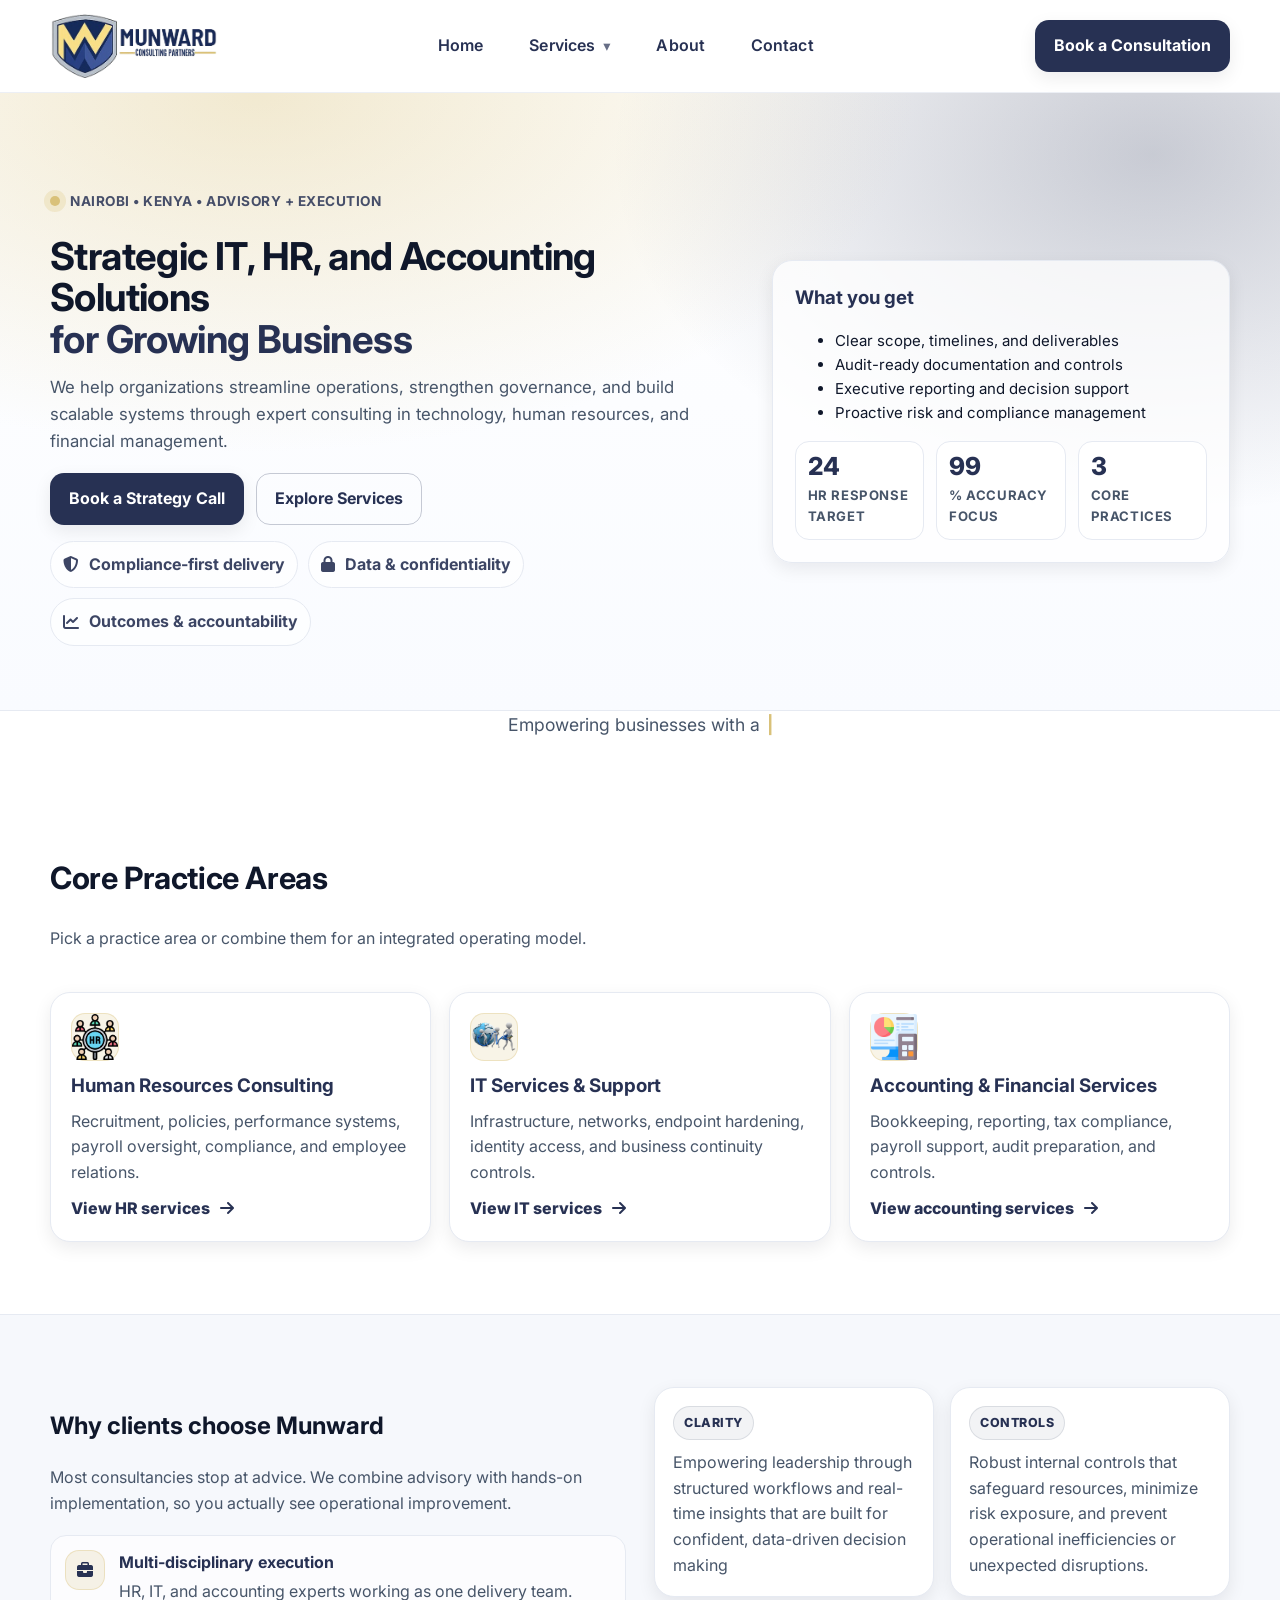
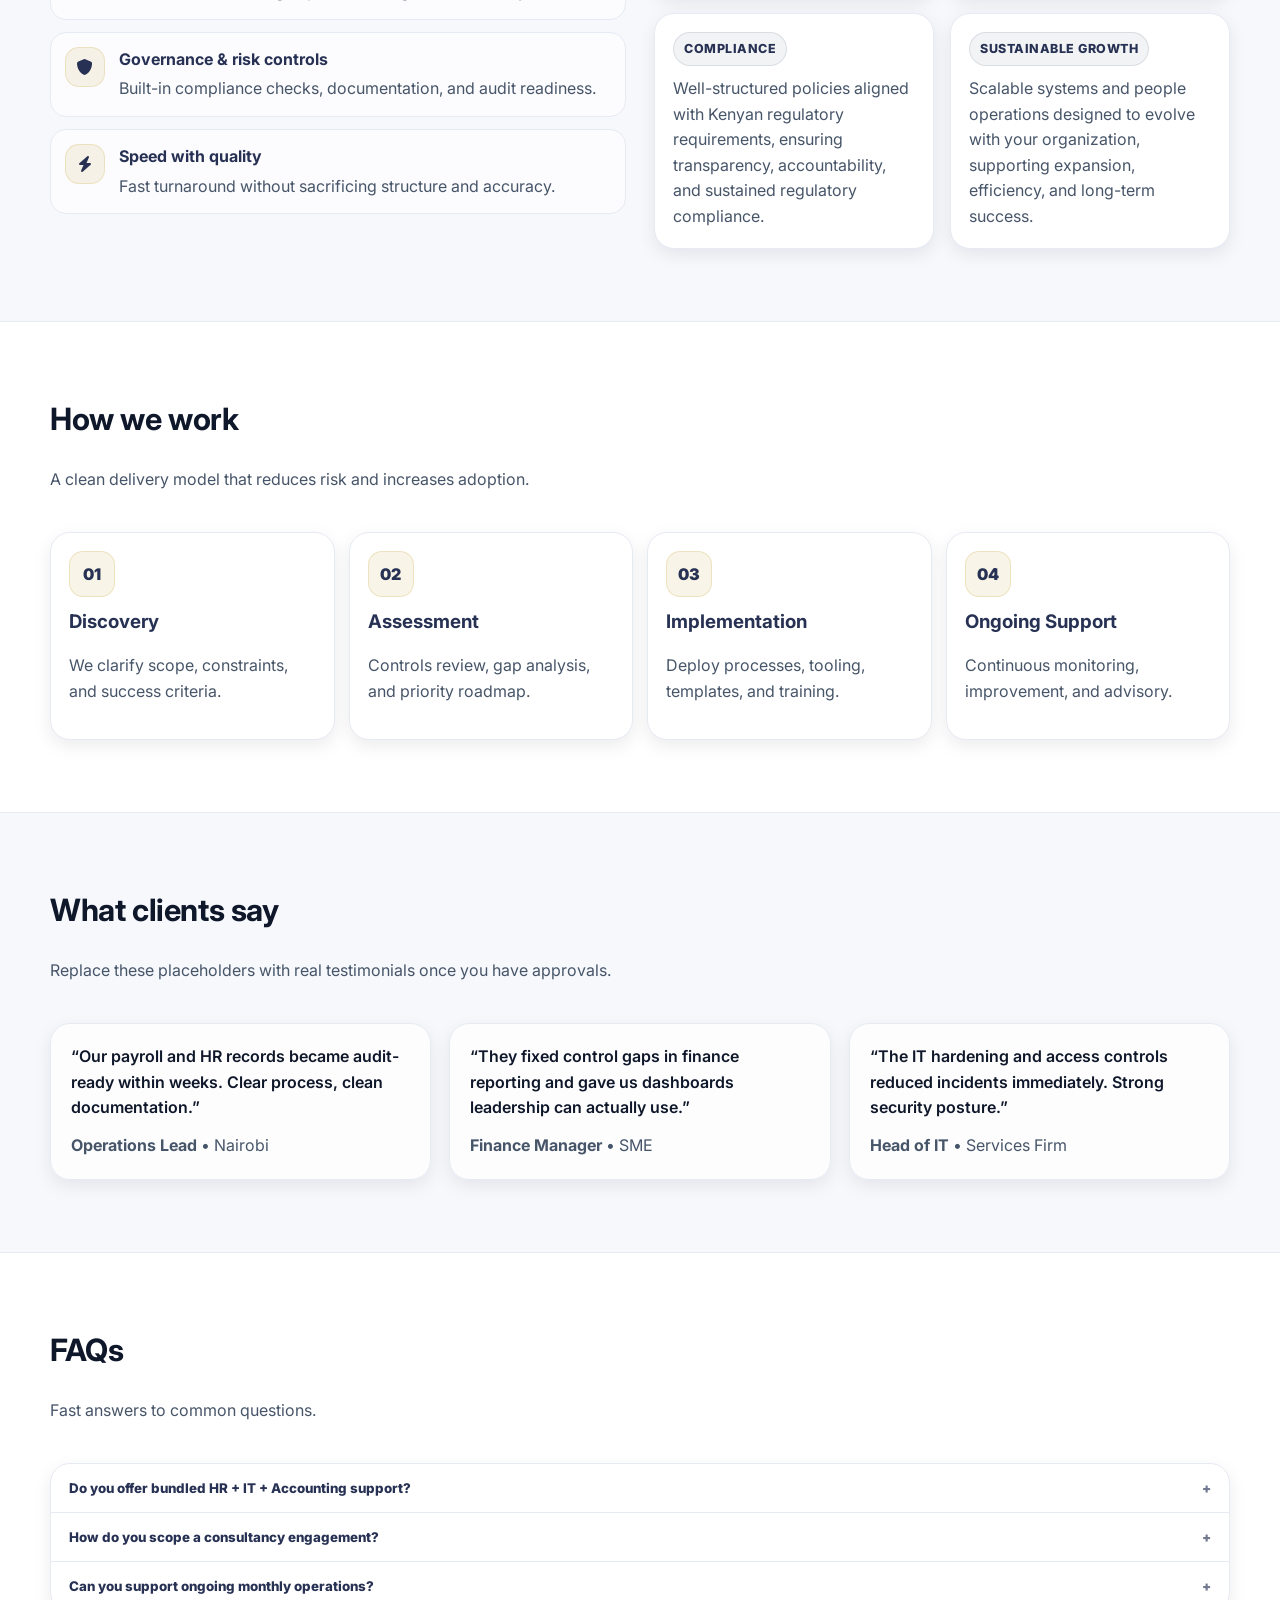
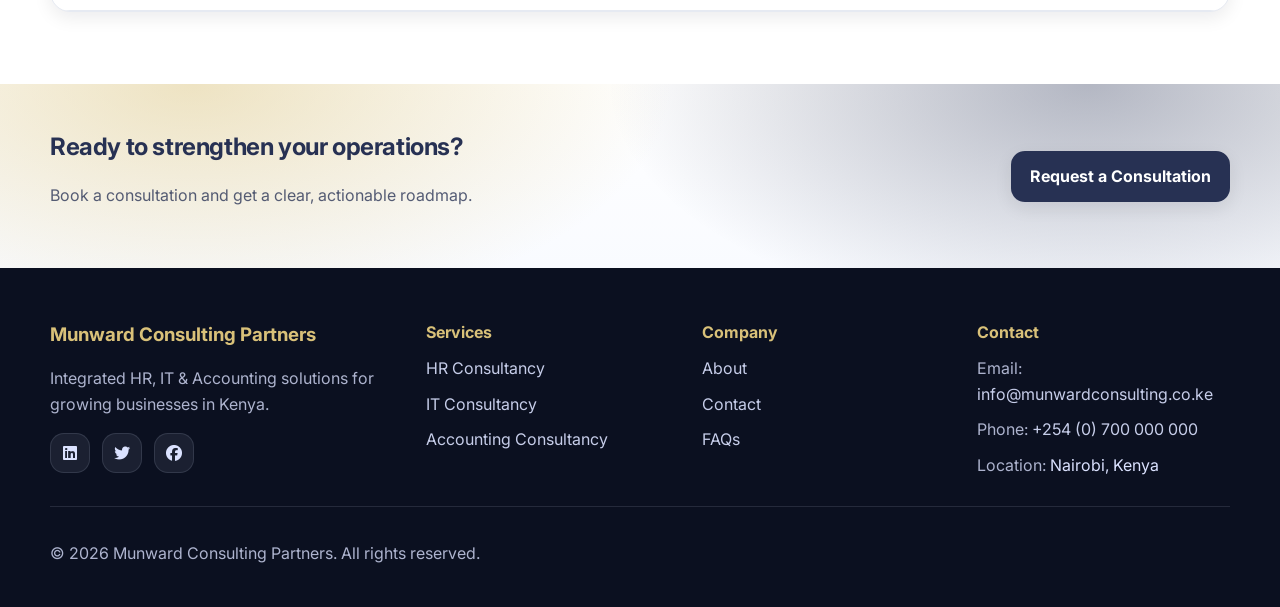
<file: index.html>
<!DOCTYPE html>
<html lang="en" itemscope itemtype="http://schema.org/WebPage">
<head>
  <meta charset="UTF-8">
  <meta name="viewport" content="width=device-width, initial-scale=1.0">
  <meta name="theme-color" content="#273153">
  <link rel="preconnect" href="https://fonts.googleapis.com">
  <link rel="preconnect" href="https://fonts.gstatic.com" crossorigin>
  <link href="https://fonts.googleapis.com/css2?family=Inter:wght@400;500;600;700;800&family=Playfair+Display:wght@600;700&display=swap" rel="stylesheet">
  <link rel="stylesheet" href="style.css">
  <link rel="icon" href="logo_1.png">
  <link rel="apple-touch-icon" href="logo_1.png">

  <!-- Icons -->
  <link rel="stylesheet" href="https://cdnjs.cloudflare.com/ajax/libs/font-awesome/6.5.1/css/all.min.css" integrity="sha512-DTOQO9RWCH3ppGqcWaEA1BIZOC6xxalwEsw9c2QQeAIftl+Vegovlnee1c9QX4TctnWMn13TZye+giMm8e2LwA==" crossorigin="anonymous" referrerpolicy="no-referrer">

  <title>Munward Consulting Partners | HR, IT & Accounting Advisory in Nairobi</title>
  <meta name="description" content="Munward Consulting Partners provides elite HR, IT, and Accounting consultancy in Nairobi. Compliance, cybersecurity, payroll, bookkeeping, and operational controls for growth-focused organizations.">
  <link rel="canonical" ="https://www.munwardconsulting.co.ke/index.html">
  <meta property="og:locale" content="en_KE">
  <meta property="og:type" content="website">
  <meta property="og:title" content="Munward Consulting Partners | HR, IT & Accounting Consultancy">
  <meta property="og:description" content="One trusted partner for HR consulting, IT services, and accounting solutions in Kenya.">
  <meta property="og:image" content="logo.png">
  <meta property="og:url" content="https://www.munwardconsulting.co.ke/">
  <meta property="og:site_name" content="Munward Consulting Partners">
  <script type="application/ld+json">
  {
    "@context": "https://schema.org",
    "@type": "ProfessionalService",
    "name": "Munward Consulting Partners",
    "url": "https://www.munwardconsulting.co.ke",
    "logo": "https://www.munwardconsulting.co.ke/logo.png",
    "image": "https://www.munwardconsulting.co.ke/logo.png",
    "description": "Integrated HR, IT, and Accounting consultancy services in Nairobi, Kenya.",
    "areaServed": "KE",
    "address": {
      "@type": "PostalAddress",
      "addressLocality": "Nairobi",
      "addressCountry": "KE"
    },
    "sameAs": [
      "https://www.linkedin.com/",
      "https://www.facebook.com/",
      "https://x.com/"
    ]
  }
  </script>

</head>
<body>
<a class="skip-link" href="#main">Skip to content</a>

<header class="site-header" role="banner">
  <div class="container header-inner">
    <a class="brand" href="index.html" aria-label="Munward Consulting Partners Home">
      <img src="logo.png" alt="Munward Consulting Partners" class="brand-logo">
    </a>

    <button class="nav-toggle" type="button" aria-label="Open menu" aria-controls="primary-navigation" aria-expanded="false">
      <span></span><span></span><span></span>
    </button>

    <nav class="site-nav" aria-label="Primary">
      <ul id="primary-navigation" class="nav-links">
        <li><a href="index.html" data-nav>Home</a></li>
        <li class="dropdown">
          <a href="#" class="dropdown-toggle" data-nav aria-haspopup="true" aria-expanded="false">Services</a>
          <ul class="dropdown-menu" role="menu">
            <li role="none"><a role="menuitem" href="hr.html">HR Consultancy</a></li>
            <li role="none"><a role="menuitem" href="it.html">IT Consultancy</a></li>
            <li role="none"><a role="menuitem" href="accounting.html">Accounting Consultancy</a></li>
          </ul>
        </li>
        <li><a href="about.html" data-nav>About</a></li>
        <li><a href="contact.html" data-nav>Contact</a></li>
      </ul>
    </nav>

    <div class="header-cta">
      <a class="btn btn-primary" href="contact.html">Book a Consultation</a>
    </div>
  </div>
</header>

<main id="main">
  <section class="hero hero-home">
    <div class="container hero-inner">
      <div class="hero-copy reveal">
        <p class="eyebrow"><span class="dot"></span> Nairobi • Kenya • Advisory + Execution</p>
        <h1>Strategic IT, HR, and Accounting Solutions<br><span class="accent">for Growing Business</span></h1>
        <p class="lead">
          We help organizations streamline operations, strengthen governance, and build scalable systems through expert consulting in technology, human resources, and financial management.
        </p>

        <div class="hero-actions">
          <a class="btn btn-primary" href="contact.html">Book a Strategy Call</a>
          <a class="btn btn-ghost" href="#services">Explore Services</a>
        </div>

        <div class="trust-row">
          <div class="trust-chip"><i class="fa-solid fa-shield-halved"></i> Compliance-first delivery</div>
          <div class="trust-chip"><i class="fa-solid fa-lock"></i> Data & confidentiality</div>
          <div class="trust-chip"><i class="fa-solid fa-chart-line"></i> Outcomes & accountability</div>
        </div>
      </div>

      <div class="hero-panel reveal">
        <div class="panel-card">
          <h3>What you get</h3>
          <ul class="checklist">
            <li>Clear scope, timelines, and deliverables</li>
            <li>Audit-ready documentation and controls</li>
            <li>Executive reporting and decision support</li>
            <li>Proactive risk and compliance management</li>
          </ul>
          <div class="panel-metrics">
            <div class="metric">
              <div class="metric-value" data-counter="24">0</div>
              <div class="metric-label">hr response target</div>
            </div>
            <div class="metric">
              <div class="metric-value" data-counter="99">0</div>
              <div class="metric-label">% accuracy focus</div>
            </div>
            <div class="metric">
              <div class="metric-value" data-counter="3">0</div>
              <div class="metric-label">core practices</div>
            </div>
          </div>
        </div>
      </div>
    </div>
  </section>

  <section class="logo-strip" aria-label="Trust indicators">
	<div class="container reveal">
	  <p class="muted center typing-container">
		<span id="typing-text"></span><span class="cursor">|</span>
	  </p>
	</div>
  </section>

  <section id="services" class="section">
    <div class="container">
      <div class="section-head reveal">
        <h2>Core Practice Areas</h2>
        <p class="muted">Pick a practice area or combine them for an integrated operating model.</p>
      </div>

      <div class="cards-3">
        <article class="card reveal">
          <div class="card-icon"><img src="images/hr.png" alt="" loading="lazy"></div>
          <h3>Human Resources Consulting</h3>
          <p>Recruitment, policies, performance systems, payroll oversight, compliance, and employee relations.</p>
          <a class="card-link" href="hr.html">View HR services <i class="fa-solid fa-arrow-right"></i></a>
        </article>

        <article class="card reveal">
          <div class="card-icon"><img src="images/it.png" alt="" loading="lazy"></div>
          <h3>IT Services & Support</h3>
          <p>Infrastructure, networks, endpoint hardening, identity access, and business continuity controls.</p>
          <a class="card-link" href="it.html">View IT services <i class="fa-solid fa-arrow-right"></i></a>
        </article>

        <article class="card reveal">
          <div class="card-icon"><img src="images/accounting.png" alt="" loading="lazy"></div>
          <h3>Accounting & Financial Services</h3>
          <p>Bookkeeping, reporting, tax compliance, payroll support, audit preparation, and controls.</p>
          <a class="card-link" href="accounting.html">View accounting services <i class="fa-solid fa-arrow-right"></i></a>
        </article>
      </div>
    </div>
  </section>

  <section class="section section-alt">
    <div class="container">
      <div class="split">
        <div class="reveal">
          <h2>Why clients choose Munward</h2>
          <p class="muted">
            Most consultancies stop at advice. We combine advisory with hands-on implementation, so you actually see operational improvement.
          </p>
          <div class="bullets">
            <div class="bullet">
              <i class="fa-solid fa-briefcase"></i>
              <div>
                <h4>Multi-disciplinary execution</h4>
                <p class="muted">HR, IT, and accounting experts working as one delivery team.</p>
              </div>
            </div>
            <div class="bullet">
              <i class="fa-solid fa-shield"></i>
              <div>
                <h4>Governance & risk controls</h4>
                <p class="muted">Built-in compliance checks, documentation, and audit readiness.</p>
              </div>
            </div>
            <div class="bullet">
              <i class="fa-solid fa-bolt"></i>
              <div>
                <h4>Speed with quality</h4>
                <p class="muted">Fast turnaround without sacrificing structure and accuracy.</p>
              </div>
            </div>
          </div>
        </div>

        <div class="feature-grid reveal" aria-label="Key differentiators">
          <div class="feature">
            <div class="feature-top">
              <span class="badge">Clarity</span>
            </div>
            <p class="muted">Empowering leadership through structured workflows and real-time insights that are built for confident, data-driven decision making</p>
          </div>
          <div class="feature">
            <div class="feature-top">
              <span class="badge">Controls</span>
            </div>
            <p class="muted">Robust internal controls that safeguard resources, minimize risk exposure, and prevent operational inefficiencies or unexpected disruptions.</p>
          </div>
          <div class="feature">
            <div class="feature-top">
              <span class="badge">Compliance</span>
            </div>
            <p class="muted">Well-structured policies aligned with Kenyan regulatory requirements, ensuring transparency, accountability, and sustained regulatory compliance.</p>
          </div>
          <div class="feature">
            <div class="feature-top">
              <span class="badge">Sustainable Growth</span>
            </div>
            <p class="muted">Scalable systems and people operations designed to evolve with your organization, supporting expansion, efficiency, and long-term success.</p>
          </div>
        </div>
      </div>
    </div>
  </section>

  <section class="section">
    <div class="container">
      <div class="section-head reveal">
        <h2>How we work</h2>
        <p class="muted">A clean delivery model that reduces risk and increases adoption.</p>
      </div>

      <div class="steps">
        <div class="step reveal">
          <div class="step-num">01</div>
          <h3>Discovery</h3>
          <p class="muted">We clarify scope, constraints, and success criteria.</p>
        </div>
        <div class="step reveal">
          <div class="step-num">02</div>
          <h3>Assessment</h3>
          <p class="muted">Controls review, gap analysis, and priority roadmap.</p>
        </div>
        <div class="step reveal">
          <div class="step-num">03</div>
          <h3>Implementation</h3>
          <p class="muted">Deploy processes, tooling, templates, and training.</p>
        </div>
        <div class="step reveal">
          <div class="step-num">04</div>
          <h3>Ongoing Support</h3>
          <p class="muted">Continuous monitoring, improvement, and advisory.</p>
        </div>
      </div>
    </div>
  </section>

  <section class="section section-alt">
    <div class="container">
      <div class="section-head reveal">
        <h2>What clients say</h2>
        <p class="muted">Replace these placeholders with real testimonials once you have approvals.</p>
      </div>

      <div class="cards-3">
        <figure class="quote reveal">
          <blockquote>“Our payroll and HR records became audit-ready within weeks. Clear process, clean documentation.”</blockquote>
          <figcaption><strong>Operations Lead</strong> • Nairobi</figcaption>
        </figure>
        <figure class="quote reveal">
          <blockquote>“They fixed control gaps in finance reporting and gave us dashboards leadership can actually use.”</blockquote>
          <figcaption><strong>Finance Manager</strong> • SME</figcaption>
        </figure>
        <figure class="quote reveal">
          <blockquote>“The IT hardening and access controls reduced incidents immediately. Strong security posture.”</blockquote>
          <figcaption><strong>Head of IT</strong> • Services Firm</figcaption>
        </figure>
      </div>
    </div>
  </section>

  <section id="faq" class="section">
    <div class="container">
      <div class="section-head reveal">
        <h2>FAQs</h2>
        <p class="muted">Fast answers to common questions.</p>
      </div>

      <div class="faq reveal" data-accordion>
        <button class="faq-q" aria-expanded="false">Do you offer bundled HR + IT + Accounting support?</button>
        <div class="faq-a" hidden>
          Yes. Many clients choose an integrated scope to align controls, reporting, and operational workflows across departments.
        </div>

        <button class="faq-q" aria-expanded="false">How do you scope a consultancy engagement?</button>
        <div class="faq-a" hidden>
          We begin with discovery, then define deliverables, timeline, and success metrics. You get a clear statement of work before execution.
        </div>

        <button class="faq-q" aria-expanded="false">Can you support ongoing monthly operations?</button>
        <div class="faq-a" hidden>
          Yes. We offer ongoing support models (retainer or project-based) depending on your needs and internal capacity.
        </div>
      </div>
    </div>
  </section>

  <section class="cta-band">
    <div class="container cta-inner reveal">
      <div>
        <h2>Ready to strengthen your operations?</h2>
        <p class="muted">Book a consultation and get a clear, actionable roadmap.</p>
      </div>
      <a class="btn btn-primary" href="contact.html">Request a Consultation</a>
    </div>
  </section>
</main>
<footer class="site-footer">
  <div class="container footer-grid">
    <div>
      <h3>Munward Consulting Partners</h3>
      <p class="muted">Integrated HR, IT & Accounting solutions for growing businesses in Kenya.</p>
      <div class="social-links">
        <a href="#" aria-label="LinkedIn"><i class="fab fa-linkedin"></i></a>
        <a href="#" aria-label="X / Twitter"><i class="fab fa-twitter"></i></a>
        <a href="#" aria-label="Facebook"><i class="fab fa-facebook"></i></a>
      </div>
    </div>

    <div>
      <h4>Services</h4>
      <ul class="footer-links">
        <li><a href="hr.html">HR Consultancy</a></li>
        <li><a href="it.html">IT Consultancy</a></li>
        <li><a href="accounting.html">Accounting Consultancy</a></li>
      </ul>
    </div>

    <div>
      <h4>Company</h4>
      <ul class="footer-links">
        <li><a href="about.html">About</a></li>
        <li><a href="contact.html">Contact</a></li>
        <li><a href="index.html/#faq">FAQs</a></li>
      </ul>
    </div>

    <div>
      <h4>Contact</h4>
      <ul class="footer-links">
        <li><span class="muted">Email:</span> <a href="mailto:info@munwardconsulting.co.ke">info@munwardconsulting.co.ke</a></li>
        <li><span class="muted">Phone:</span> <a href="tel:+254700000000">+254 (0) 700 000 000</a></li>
        <li><span class="muted">Location:</span> Nairobi, Kenya</li>
      </ul>
    </div>
  </div>

  <div class="container footer-bottom">
    <p class="muted">© <span id="current-year"></span> Munward Consulting Partners. All rights reserved.</p>
  </div>
</footer>

<script src="script.js" defer></script>
</body>
</html>
</file>
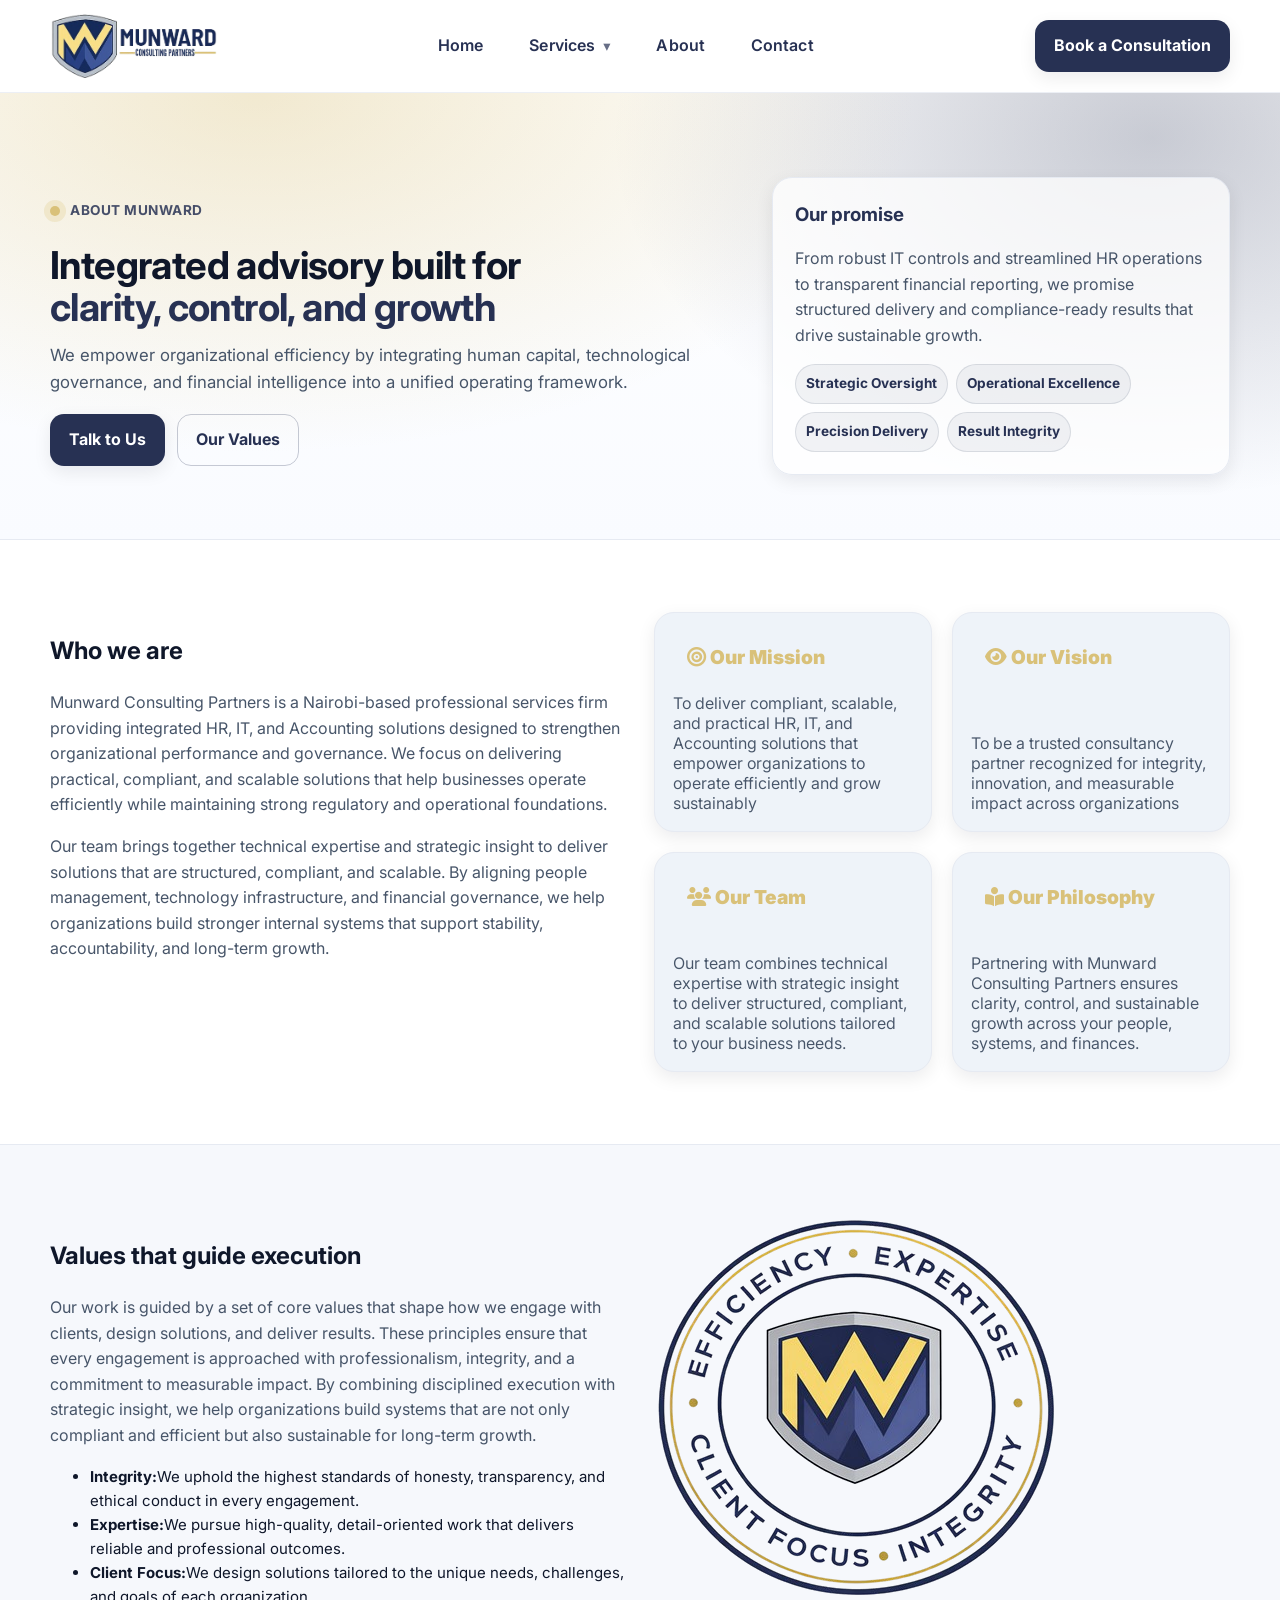
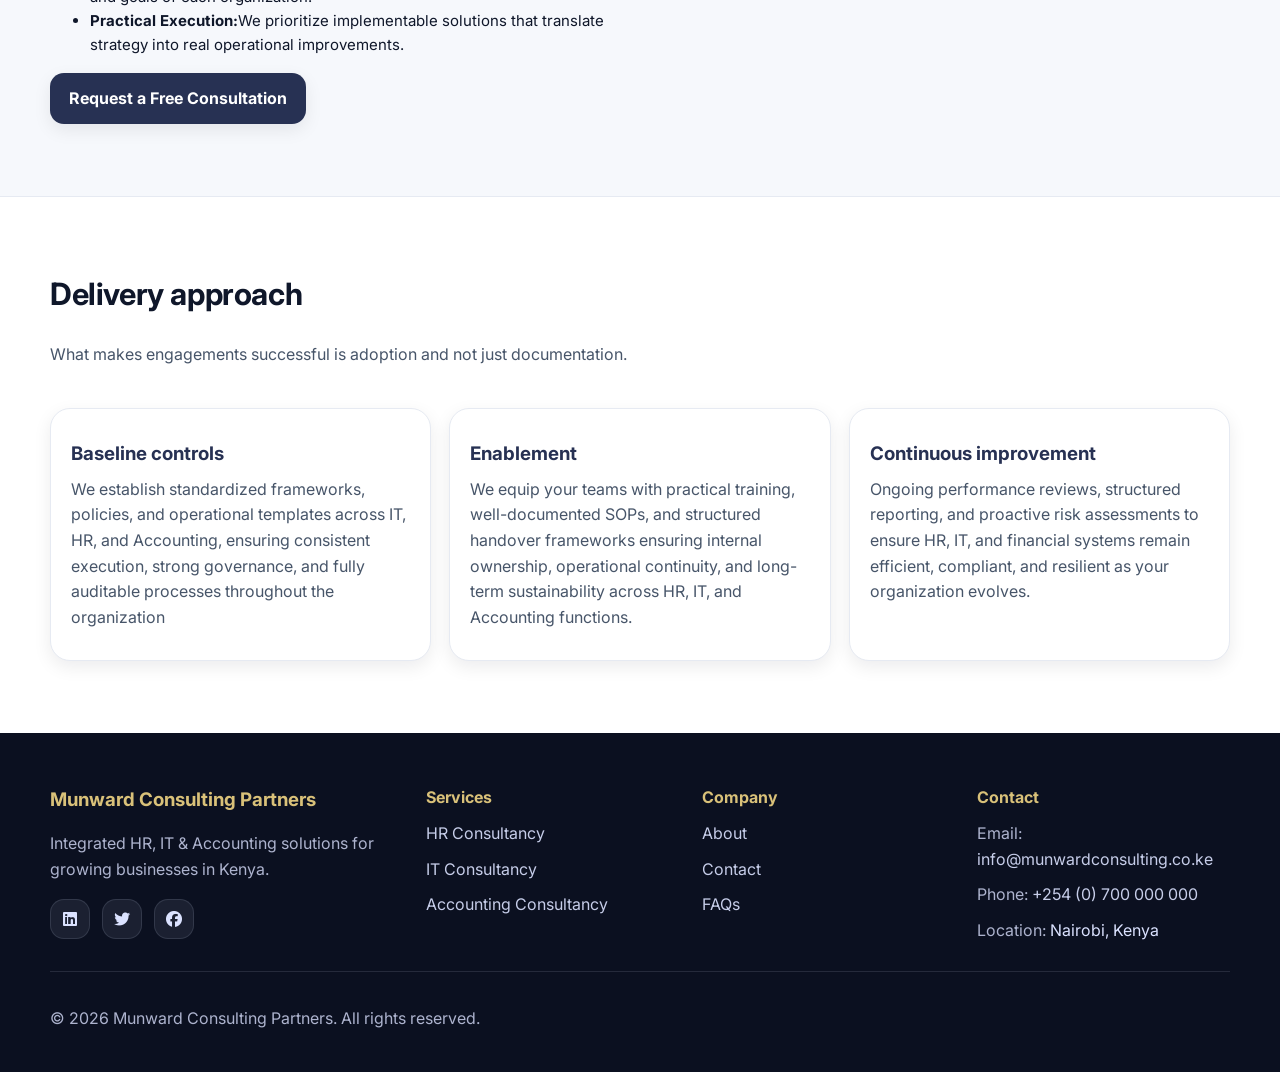
<file: about.html>
<!DOCTYPE html>
<html lang="en" itemscope itemtype="http://schema.org/WebPage">
<head>
  <meta charset="UTF-8">
  <meta name="viewport" content="width=device-width, initial-scale=1.0">
  <meta name="theme-color" content="#273153">
  <link rel="preconnect" href="https://fonts.googleapis.com">
  <link rel="preconnect" href="https://fonts.gstatic.com" crossorigin>
  <link href="https://fonts.googleapis.com/css2?family=Inter:wght@400;500;600;700;800&family=Playfair+Display:wght@600;700&display=swap" rel="stylesheet">
  <link rel="stylesheet" href="style.css">
  <link rel="icon" href="logo_1.png">
  <link rel="apple-touch-icon" href="logo_1.png">

  <!-- Icons -->
  <link rel="stylesheet" href="https://cdnjs.cloudflare.com/ajax/libs/font-awesome/6.5.1/css/all.min.css" integrity="sha512-DTOQO9RWCH3ppGqcWaEA1BIZOC6xxalwEsw9c2QQeAIftl+Vegovlnee1c9QX4TctnWMn13TZye+giMm8e2LwA==" crossorigin="anonymous" referrerpolicy="no-referrer">

  <title>About | Munward Consulting Partners</title>
  <meta name="description" content="Learn about Munward Consulting Partners—an integrated HR, IT & Accounting advisory firm in Nairobi delivering compliant, scalable solutions for growing organizations.">
  <link rel="canonical" href="https://www.munwardconsulting.co.ke/about.html">
  <meta property="og:locale" content="en_KE">
  <meta property="og:type" content="website">
  <meta property="og:title" content="About Munward Consulting Partners">
  <meta property="og:description" content="Integrated HR, IT, and Accounting advisory with governance-first execution.">
  <meta property="og:image" content="logo.png">
  <meta property="og:url" content="https://www.munwardconsulting.co.ke/about.html">
  <meta property="og:site_name" content="Munward Consulting Partners">
  <script type="application/ld+json">
  {
    "@context": "https://schema.org",
    "@type": "ProfessionalService",
    "name": "Munward Consulting Partners",
    "url": "https://www.munwardconsulting.co.ke",
    "logo": "https://www.munwardconsulting.co.ke/logo.png",
    "image": "https://www.munwardconsulting.co.ke/logo.png",
    "description": "Integrated HR, IT, and Accounting consultancy services in Nairobi, Kenya.",
    "areaServed": "KE",
    "address": {
      "@type": "PostalAddress",
      "addressLocality": "Nairobi",
      "addressCountry": "KE"
    },
    "sameAs": [
      "https://www.linkedin.com/",
      "https://www.facebook.com/",
      "https://x.com/"
    ]
  }
  </script>

</head>
<body>
<a class="skip-link" href="#main">Skip to content</a>

<header class="site-header" role="banner">
  <div class="container header-inner">
    <a class="brand" href="index.html" aria-label="Munward Consulting Partners Home">
      <img src="logo.png" alt="Munward Consulting Partners" class="brand-logo">
    </a>

    <button class="nav-toggle" type="button" aria-label="Open menu" aria-controls="primary-navigation" aria-expanded="false">
      <span></span><span></span><span></span>
    </button>

    <nav class="site-nav" aria-label="Primary">
      <ul id="primary-navigation" class="nav-links">
        <li><a href="index.html" data-nav>Home</a></li>
        <li class="dropdown">
          <a href="#" class="dropdown-toggle" data-nav aria-haspopup="true" aria-expanded="false">Services</a>
          <ul class="dropdown-menu" role="menu">
            <li role="none"><a role="menuitem" href="hr.html">HR Consultancy</a></li>
            <li role="none"><a role="menuitem" href="it.html">IT Consultancy</a></li>
            <li role="none"><a role="menuitem" href="accounting.html">Accounting Consultancy</a></li>
          </ul>
        </li>
        <li><a href="about.html" data-nav>About</a></li>
        <li><a href="contact.html" data-nav>Contact</a></li>
      </ul>
    </nav>

    <div class="header-cta">
      <a class="btn btn-primary" href="contact.html">Book a Consultation</a>
    </div>
  </div>
</header>

<main id="main">
  <section class="hero hero-about">
    <div class="container hero-inner">
      <div class="hero-copy reveal">
        <p class="eyebrow"><span class="dot"></span> About Munward</p>
        <h1>Integrated advisory built for<br><span class="accent">clarity, control, and growth</span></h1>
        <p class="lead">
          We empower organizational efficiency by integrating human capital, technological governance, and financial intelligence into a unified operating framework.
        </p>
        <div class="hero-actions">
          <a class="btn btn-primary" href="contact.html">Talk to Us</a>
          <a class="btn btn-ghost" href="#values">Our Values</a>
        </div>
      </div>
      <div class="hero-panel reveal">
        <div class="panel-card">
          <h3>Our promise</h3>
          <p class="muted">From robust IT controls and streamlined HR operations to transparent financial reporting, we promise structured delivery and compliance-ready results that drive sustainable growth.</p>
          <div class="pill-row">
            <span class="pill">Strategic Oversight</span>
            <span class="pill">Operational Excellence</span>
            <span class="pill">Precision Delivery</span>
			<span class="pill">Result Integrity</span>
          </div>
        </div>
      </div>
    </div>
  </section>

  <section class="section">
    <div class="container split">
      <div class="reveal">
        <h2>Who we are</h2>
        <p class="muted">
          Munward Consulting Partners is a Nairobi-based professional services firm providing integrated HR, IT, and Accounting solutions designed to strengthen organizational performance and governance. We focus on delivering practical, compliant, and scalable solutions that help businesses operate efficiently while maintaining strong regulatory and operational foundations.
        </p>
        <p class="muted">
          Our team brings together technical expertise and strategic insight to deliver solutions that are structured, compliant, and scalable. By aligning people management, technology infrastructure, and financial governance, we help organizations build stronger internal systems that support stability, accountability, and long-term growth.
        </p>
      </div>

      <div class="grid-2 reveal" aria-label="Mission vision team philosophy">
        <button class="tile" data-modal="missionModal">
          <div class="tile-tops bullet-2"><i class="fa-solid fa-bullseye"></i>
			<span>Our Mission</span>
		  </div>
          <span class="tile-bottoms">To deliver compliant, scalable, and practical HR, IT, and Accounting solutions that empower organizations to operate efficiently and grow sustainably</span>
        </button>
        <button class="tile" data-modal="visionModal">
          <div class="tile-tops bullet-2"><i class="fa-solid fa-eye"></i>
			<span>Our Vision</span>
		  </div>
          <span class="tile-bottoms">To be a trusted consultancy partner recognized for integrity, innovation, and measurable impact across organizations</span>
        </button>
        <button class="tile" data-modal="teamModal">
          <div class="tile-tops bullet-2"><i class="fa-solid fa-users"></i>
			<span>Our Team</span>
		  </div>
          <span class="tile-bottoms">Our team combines technical expertise with strategic insight to deliver structured, compliant, and scalable solutions tailored to your business needs.</span>
        </button>
        <button class="tile" data-modal="philosophyModal">
          <div class="tile-tops bullet-2"><i class="fa-solid fa-book-open-reader"></i>
			<span>Our Philosophy</span>
		  </div>
          <span class="tile-bottoms">Partnering with Munward Consulting Partners ensures clarity, control, and sustainable growth across your people, systems, and finances.</span>
        </button>
      </div>
    </div>
  </section>

  <section id="values" class="section section-alt">
    <div class="container split">
      <div class="reveal">
        <h2>Values that guide execution</h2>
        <p class="muted">Our work is guided by a set of core values that shape how we engage with clients, design solutions, and deliver results. These principles ensure that every engagement is approached with professionalism, integrity, and a commitment to measurable impact. By combining disciplined execution with strategic insight, we help organizations build systems that are not only compliant and efficient but also sustainable for long-term growth.</p>
        <ul class="checklist">
          <li><strong>Integrity:</strong>We uphold the highest standards of honesty, transparency, and ethical conduct in every engagement.</li>
          <li><strong>Expertise:</strong>We pursue high-quality, detail-oriented work that delivers reliable and professional outcomes.</li>
          <li><strong>Client Focus:</strong>We design solutions tailored to the unique needs, challenges, and goals of each organization.</li>
          <li><strong>Practical Execution:</strong>We prioritize implementable solutions that translate strategy into real operational improvements.</li>
        </ul>
        <a class="btn btn-primary" href="contact.html">Request a Free Consultation</a>
      </div>
      <div class="reveal">
        <div class="image-card">
          <img src="images/core_values.png" alt="Munward Consulting Partners core values" loading="lazy">
        </div>
      </div>
    </div>
  </section>

  <section class="section">
    <div class="container">
      <div class="section-head reveal">
        <h2>Delivery approach</h2>
        <p class="muted">What makes engagements successful is adoption and not just documentation.</p>
      </div>

      <div class="cards-3">
        <article class="card reveal">
          <h3>Baseline controls</h3>
          <p class="muted">We establish standardized frameworks, policies, and operational templates across IT, HR, and Accounting, ensuring consistent execution, strong governance, and fully auditable processes throughout the organization</p>
        </article>
        <article class="card reveal">
          <h3>Enablement</h3>
          <p class="muted">We equip your teams with practical training, well-documented SOPs, and structured handover frameworks ensuring internal ownership, operational continuity, and long-term sustainability across HR, IT, and Accounting functions.</p>
        </article>
        <article class="card reveal">
          <h3>Continuous improvement</h3>
          <p class="muted">Ongoing performance reviews, structured reporting, and proactive risk assessments to ensure HR, IT, and financial systems remain efficient, compliant, and resilient as your organization evolves.</p>
        </article>
      </div>
    </div>
  </section>

</main>
<footer class="site-footer">
  <div class="container footer-grid">
    <div>
      <h3>Munward Consulting Partners</h3>
      <p class="muted">Integrated HR, IT & Accounting solutions for growing businesses in Kenya.</p>
      <div class="social-links">
        <a href="#" aria-label="LinkedIn"><i class="fab fa-linkedin"></i></a>
        <a href="#" aria-label="X / Twitter"><i class="fab fa-twitter"></i></a>
        <a href="#" aria-label="Facebook"><i class="fab fa-facebook"></i></a>
      </div>
    </div>

    <div>
      <h4>Services</h4>
      <ul class="footer-links">
        <li><a href="hr.html">HR Consultancy</a></li>
        <li><a href="it.html">IT Consultancy</a></li>
        <li><a href="accounting.html">Accounting Consultancy</a></li>
      </ul>
    </div>

    <div>
      <h4>Company</h4>
      <ul class="footer-links">
        <li><a href="about.html">About</a></li>
        <li><a href="contact.html">Contact</a></li>
        <li><a href="index.html/#faq">FAQs</a></li>
      </ul>
    </div>

    <div>
      <h4>Contact</h4>
      <ul class="footer-links">
        <li><span class="muted">Email:</span> <a href="mailto:info@munwardconsulting.co.ke">info@munwardconsulting.co.ke</a></li>
        <li><span class="muted">Phone:</span> <a href="tel:+254700000000">+254 (0) 700 000 000</a></li>
        <li><span class="muted">Location:</span> Nairobi, Kenya</li>
      </ul>
    </div>
  </div>

  <div class="container footer-bottom">
    <p class="muted">© <span id="current-year"></span> Munward Consulting Partners. All rights reserved.</p>
  </div>
</footer>

<script src="script.js" defer></script>
</body>
</html>
</file>
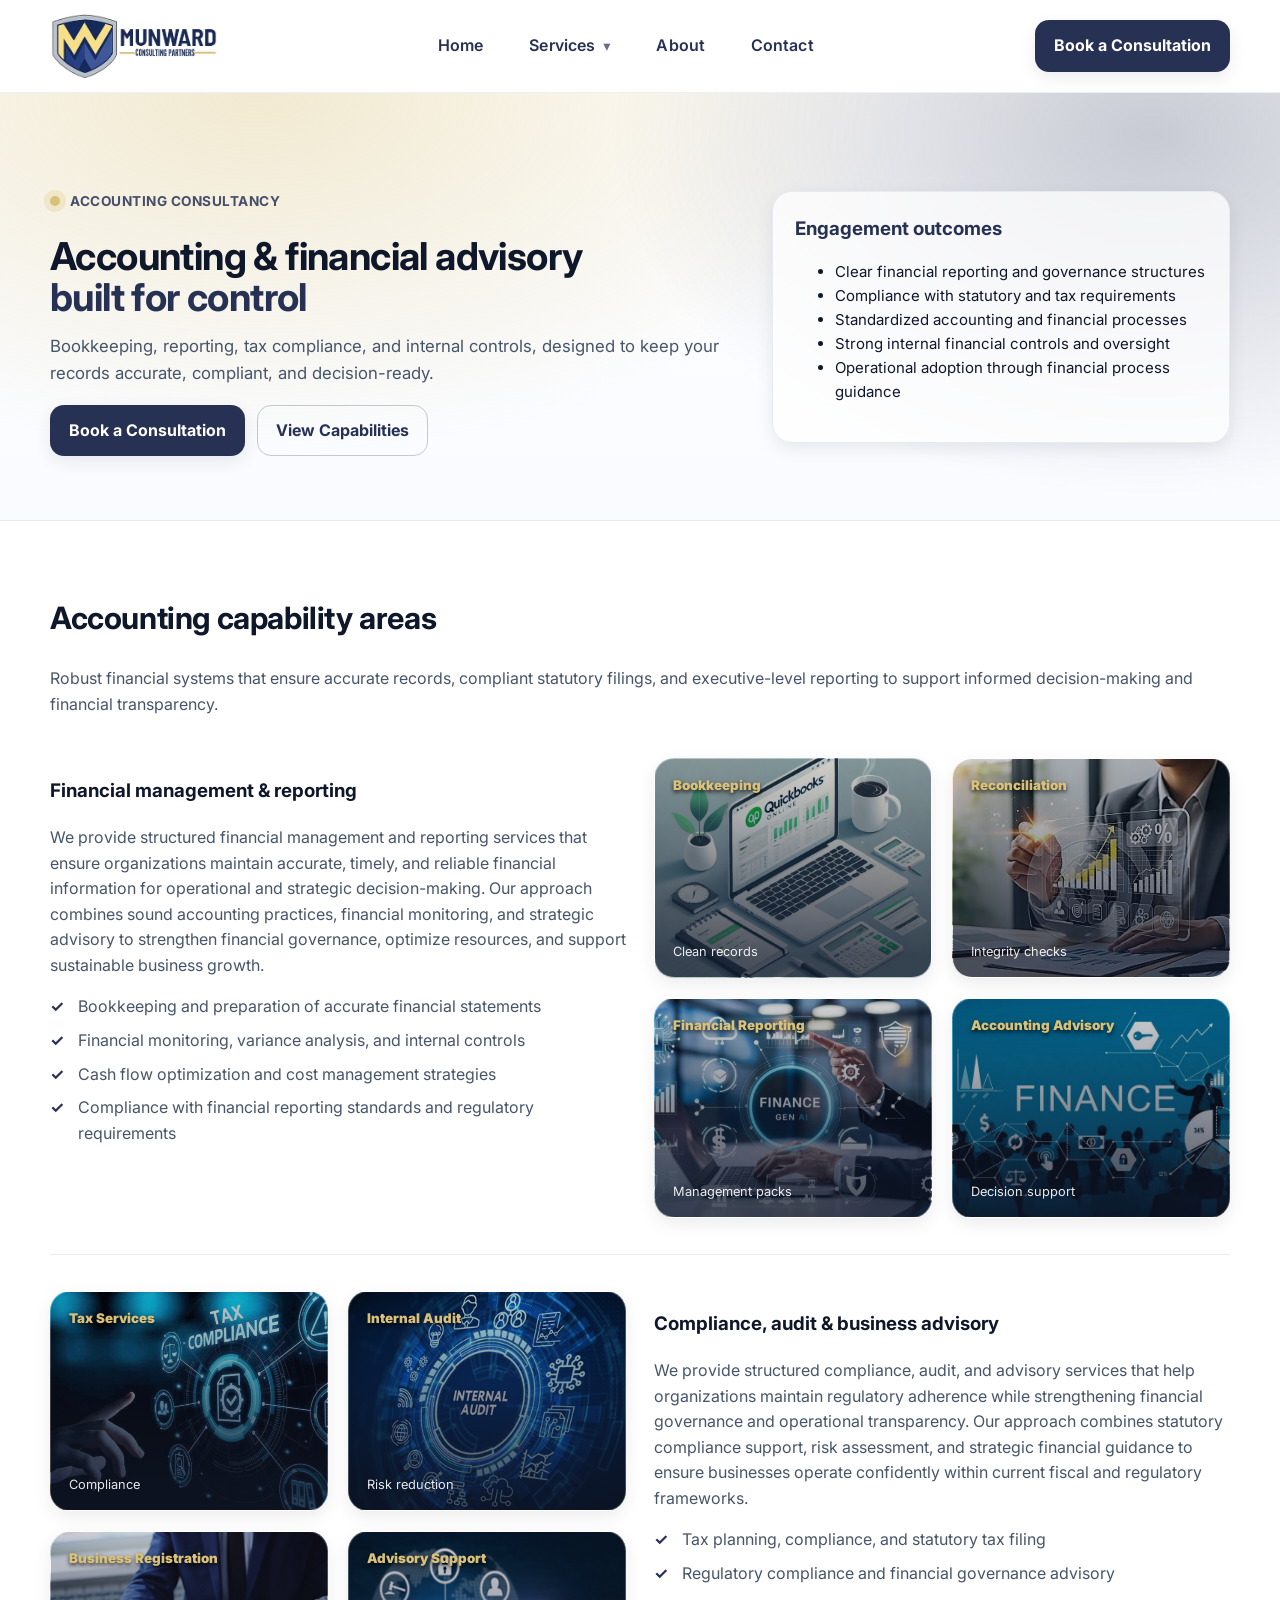
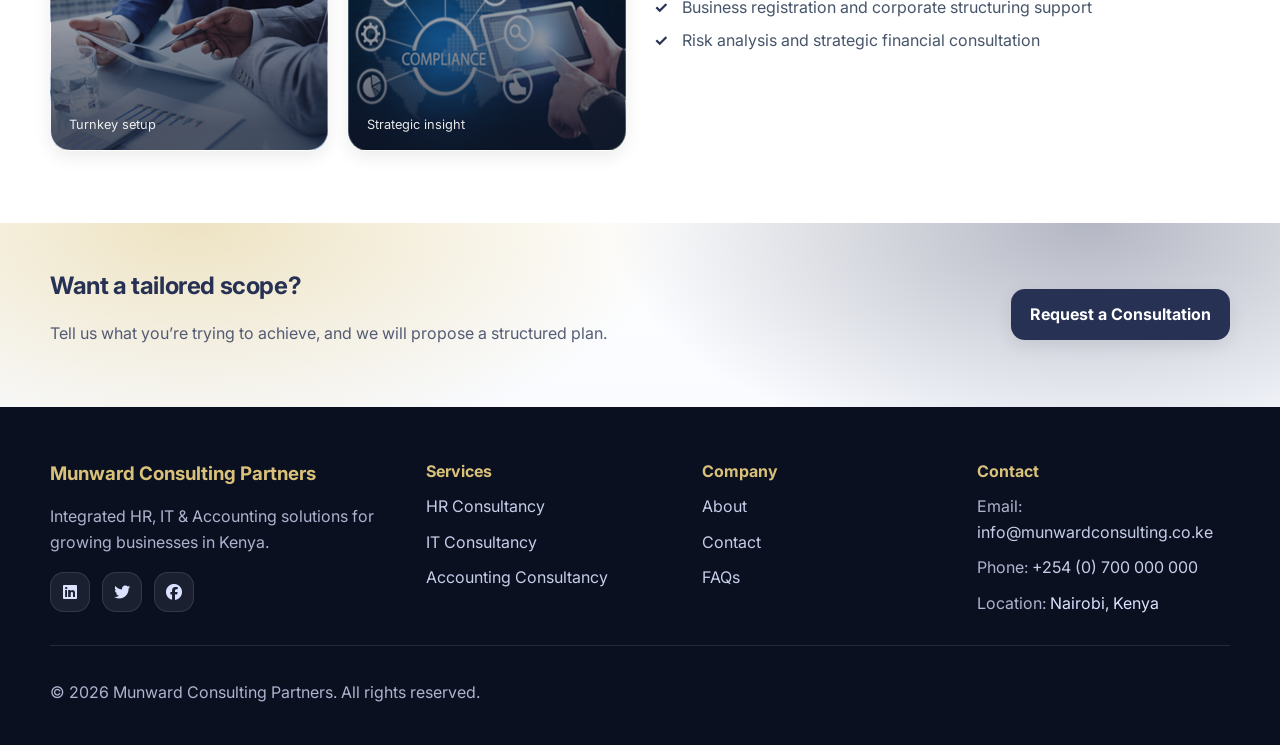
<file: accounting.html>
<!DOCTYPE html>
<html lang="en" itemscope itemtype="http://schema.org/WebPage">
<head>
  <meta charset="UTF-8">
  <meta name="viewport" content="width=device-width, initial-scale=1.0">
  <meta name="theme-color" content="#273153">
  <link rel="preconnect" href="https://fonts.googleapis.com">
  <link rel="preconnect" href="https://fonts.gstatic.com" crossorigin>
  <link href="https://fonts.googleapis.com/css2?family=Inter:wght@400;500;600;700;800&family=Playfair+Display:wght@600;700&display=swap" rel="stylesheet">
  <link rel="stylesheet" href="style.css">
  <link rel="icon" href="logo_1.png">
  <link rel="apple-touch-icon" href="logo_1.png">

  <!-- Icons -->
  <link rel="stylesheet" href="https://cdnjs.cloudflare.com/ajax/libs/font-awesome/6.5.1/css/all.min.css" integrity="sha512-DTOQO9RWCH3ppGqcWaEA1BIZOC6xxalwEsw9c2QQeAIftl+Vegovlnee1c9QX4TctnWMn13TZye+giMm8e2LwA==" crossorigin="anonymous" referrerpolicy="no-referrer">

  <title>Accounting Consultancy | Munward Consulting Partners</title>
  <meta name="description" content="Bookkeeping, reporting, tax compliance, and internal controls, designed to keep your records accurate, compliant, and decision-ready.">
  <link rel="canonical" ="https://www.munwardconsulting.co.ke/accounting.html">
  <meta property="og:locale" content="en_KE">
  <meta property="og:type" content="website">
  <meta property="og:title" content="Accounting Consultancy | Munward Consulting Partners">
  <meta property="og:description" content="Bookkeeping, reporting, tax compliance, and internal controls, designed to keep your records accurate, compliant, and decision-ready.">
  <meta property="og:image" content="logo.png">
  <meta property="og:url" content="https://www.munwardconsulting.co.ke/accounting">
  <meta property="og:site_name" content="Munward Consulting Partners">
  <script type="application/ld+json">
  {
    "@context": "https://schema.org",
    "@type": "ProfessionalService",
    "name": "Munward Consulting Partners",
    "url": "https://www.munwardconsulting.co.ke",
    "logo": "https://www.munwardconsulting.co.ke/logo.png",
    "image": "https://www.munwardconsulting.co.ke/logo.png",
    "description": "Integrated HR, IT, and Accounting consultancy services in Nairobi, Kenya.",
    "areaServed": "KE",
    "address": {
      "@type": "PostalAddress",
      "addressLocality": "Nairobi",
      "addressCountry": "KE"
    },
    "sameAs": [
      "https://www.linkedin.com/",
      "https://www.facebook.com/",
      "https://x.com/"
    ]
  }
  </script>

</head>
<body>
<a class="skip-link" href="#main">Skip to content</a>

<header class="site-header" role="banner">
  <div class="container header-inner">
    <a class="brand" href="index.html" aria-label="Munward Consulting Partners Home">
      <img src="logo.png" alt="Munward Consulting Partners" class="brand-logo">
    </a>

    <button class="nav-toggle" type="button" aria-label="Open menu" aria-controls="primary-navigation" aria-expanded="false">
      <span></span><span></span><span></span>
    </button>

    <nav class="site-nav" aria-label="Primary">
      <ul id="primary-navigation" class="nav-links">
        <li><a href="index.html" data-nav>Home</a></li>
        <li class="dropdown">
          <a href="#" class="dropdown-toggle" data-nav aria-haspopup="true" aria-expanded="false">Services</a>
          <ul class="dropdown-menu" role="menu">
            <li role="none"><a role="menuitem" href="hr.html">HR Consultancy</a></li>
            <li role="none"><a role="menuitem" href="it.html">IT Consultancy</a></li>
            <li role="none"><a role="menuitem" href="accounting.html">Accounting Consultancy</a></li>
          </ul>
        </li>
        <li><a href="about.html" data-nav>About</a></li>
        <li><a href="contact.html" data-nav>Contact</a></li>
      </ul>
    </nav>

    <div class="header-cta">
      <a class="btn btn-primary" href="contact.html">Book a Consultation</a>
    </div>
  </div>
</header>

<main id="main">
  <section class="hero hero-accounting">
    <div class="container hero-inner">
      <div class="hero-copy reveal">
        <p class="eyebrow"><span class="dot"></span> Accounting Consultancy</p>
        <h1>Accounting & financial advisory<br><span class="accent">built for control</span></h1>
        <p class="lead">Bookkeeping, reporting, tax compliance, and internal controls, designed to keep your records accurate, compliant, and decision-ready.</p>
        <div class="hero-actions">
          <a class="btn btn-primary" href="contact.html">Book a Consultation</a>
          <a class="btn btn-ghost" href="#capabilities">View Capabilities</a>
        </div>
      </div>
      <div class="hero-panel reveal">
        <div class="panel-card">
          <h3>Engagement outcomes</h3>
          <ul class="checklist">
            <li>Clear financial reporting and governance structures</li>
            <li>Compliance with statutory and tax requirements</li>
            <li>Standardized accounting and financial processes</li>
            <li>Strong internal financial controls and oversight</li>
			<li>Operational adoption through financial process guidance</li>
          </ul>
        </div>
      </div>
    </div>
  </section>

  <section id="capabilities" class="section">
    <div class="container">
      
<div class="section-head reveal">
  <h2>Accounting capability areas</h2>
  <p class="muted">Robust financial systems that ensure accurate records, compliant statutory filings, and executive-level reporting to support informed decision-making and financial transparency.</p>
</div>

<div class="split">
  <div class="reveal">
    <h3>Financial management & reporting</h3>
    <p class="muted">We provide structured financial management and reporting services that ensure organizations maintain accurate, timely, and reliable financial information for operational and strategic decision-making. Our approach combines sound accounting practices, financial monitoring, and strategic advisory to strengthen financial governance, optimize resources, and support sustainable business growth.</p>
    <ul class="muted bullets-list">
      <li>Bookkeeping and preparation of accurate financial statements</li>
      <li>Financial monitoring, variance analysis, and internal controls</li>
      <li>Cash flow optimization and cost management strategies</li>
	  <li>Compliance with financial reporting standards and regulatory requirements</li>
    </ul>
  </div>

  <div class="grid-2 reveal">
    <button class="tile tile-image acc-bookkeeping" data-modal="accBookkeepingModal"><span class="tile-top">Bookkeeping</span><span class="tile-bottom">Clean records</span></button>
    <button class="tile tile-image acc-reconciliation" data-modal="accReconciliationModal"><span class="tile-top">Reconciliation</span><span class="tile-bottom">Integrity checks</span></button>
    <button class="tile tile-image acc-reporting" data-modal="accReportingModal"><span class="tile-top">Financial Reporting</span><span class="tile-bottom">Management packs</span></button>
    <button class="tile tile-image acc-consultancy" data-modal="accConsultancyModal"><span class="tile-top">Accounting Advisory</span><span class="tile-bottom">Decision support</span></button>
  </div>
</div>

<hr class="divider">

<div class="split split-mobile-text-first">
  <div class="grid-2 reveal">
    <button class="tile tile-image acc-tax-services" data-modal="accTaxModal"><span class="tile-top">Tax Services</span><span class="tile-bottom">Compliance</span></button>
    <button class="tile tile-image acc-internal-audit" data-modal="accAuditModal"><span class="tile-top">Internal Audit</span><span class="tile-bottom">Risk reduction</span></button>
    <button class="tile tile-image acc-registration" data-modal="accRegistrationModal"><span class="tile-top">Business Registration</span><span class="tile-bottom">Turnkey setup</span></button>
    <button class="tile tile-image acc-consultation" data-modal="accCfoModal"><span class="tile-top">Advisory Support</span><span class="tile-bottom">Strategic insight</span></button>
  </div>

  <div class="reveal">
    <h3>Compliance, audit & business advisory</h3>
    <p class="muted">We provide structured compliance, audit, and advisory services that help organizations maintain regulatory adherence while strengthening financial governance and operational transparency. Our approach combines statutory compliance support, risk assessment, and strategic financial guidance to ensure businesses operate confidently within current fiscal and regulatory frameworks.</p>
    <ul class="muted bullets-list">
      <li>Tax planning, compliance, and statutory tax filing</li>
      <li>Regulatory compliance and financial governance advisory</li>
      <li>Business registration and corporate structuring support</li>
      <li>Risk analysis and strategic financial consultation</li>
    </ul>
  </div>
</div>

    </div>
  </section>

  
<div class="modal" id="accBookkeepingModal" role="dialog" aria-modal="true" aria-labelledby="accBookkeepingTitle" hidden>
  <div class="modal-content" role="document">
    <button class="close" type="button" aria-label="Close dialog">×</button>
    <h2 id="accBookkeepingTitle">The bedrock of financial health</h2>
    <p>We provide accurate and well-structured bookkeeping services to form a sound foundation for your financial management and long-term sustainability. Through systematic recording of daily transactions and reconciliations, we transform routine financial activities into a streamlined, dependable accounting system.</p>
	<p>Our meticulous approach ensures your financial records are consistent, transparent, and fully prepared for statutory reporting or external audits. By capturing and categorizing every entry, we provide reliable data that supports informed decision-making and helps you monitor profitability for sustainable growth.</p>
  </div>
</div>

<div class="modal" id="accReconciliationModal" role="dialog" aria-modal="true" aria-labelledby="accReconciliationTitle" hidden>
  <div class="modal-content" role="document">
    <button class="close" type="button" aria-label="Close dialog">×</button>
    <h2 id="accReconciliationTitle">Integrity and fraud prevention</h2>
    <p>We help organizations maintain financial integrity through structured reconciliation processes that align internal records with bank statements and supplier accounts. By systematically reviewing financial data, we identify inconsistencies and ensure that every entry accurately reflects the true position of your organization’s accounts.</p>
	<p>Our approach strengthens financial oversight and protects businesses against fraud by implementing disciplined verification procedures and clear audit trails. This results in a transparent reporting environment where management can confidently rely on accurate cash flow records and financial statements for informed decision-making.</p>
  </div>
</div>

<div class="modal" id="accReportingModal" role="dialog" aria-modal="true" aria-labelledby="accReportingTitle" hidden>
  <div class="modal-content" role="document">
    <button class="close" type="button" aria-label="Close dialog">×</button>
    <h2 id="accReportingTitle">Data-driven insights for growth</h2>
    <p>We transform complex financial data into clear, actionable insights through comprehensive reporting packages, including P&L statements, balance sheets, and cash flow analyses. These reports are structured to highlight key trends and performance indicators, providing an accurate view of your organization’s financial health.</p>
	<p>Beyond traditional reporting, we present data in a way that helps leadership monitor liquidity and identify growth opportunities. Through concise summaries and strategic analysis, we provide the financial intelligence needed to interpret performance with clarity and plan for expansion with confidence.</p>
  </div>
</div>

<div class="modal" id="accConsultancyModal" role="dialog" aria-modal="true" aria-labelledby="accConsultancyTitle" hidden>
  <div class="modal-content" role="document">
    <button class="close" type="button" aria-label="Close dialog">×</button>
    <h2 id="accConsultancyTitle">Professional expertise for informed decisions</h2>
    <p>We provide specialized accounting consultancy to help organizations navigate the Kenyan regulatory environment and strengthen financial processes. Through expert guidance on tax compliance, payroll management, and workflow optimization, we ensure your financial practices align with both statutory obligations and industry best practices.</p>
	<p>Beyond compliance, we act as a strategic partner to enhance financial governance and informed decision-making. By evaluating your internal controls and recommending practical improvements, we help you optimize tax obligations and reduce financial risk, supporting long-term stability and organizational growth.</p>
  </div>
</div>

<div class="modal" id="accTaxModal" role="dialog" aria-modal="true" aria-labelledby="accTaxTitle" hidden>
  <div class="modal-content" role="document">
    <button class="close" type="button" aria-label="Close dialog">×</button>
    <h2 id="accTaxTitle">Tax services</h2>
    <p>We provide proactive tax management services that navigate complex fiscal requirements through a thorough assessment of your financial position. Our approach identifies legitimate tax optimization opportunities while ensuring that all reporting and compliance requirements are met in accordance with current Kenyan regulations.</p>
	<p>Our team provides continuous support for tax planning, statutory filings, and regulatory engagement, keeping your organization compliant with evolving legislation. We manage all communication with tax authorities to reduce administrative burdens, creating a reliable framework that minimizes risk and enhances financial efficiency.</p>
  </div>
</div>

<div class="modal" id="accAuditModal" role="dialog" aria-modal="true" aria-labelledby="accAuditTitle" hidden>
  <div class="modal-content" role="document">
    <button class="close" type="button" aria-label="Close dialog">×</button>
    <h2 id="accAuditTitle">Internal audit and controls</h2>
    <p>We provide objective assessments of your financial systems and internal controls to ensure they align with regulatory requirements and governance standards. Our approach goes beyond identifying errors, evaluating how financial activities are managed and documented to strengthen your overall internal control principles.</p>
	<p>Through independent reviews, we identify vulnerabilities and process inefficiencies that could expose your organization to financial risk or fraud. We deliver actionable recommendations that enhance accountability and protect your assets, resulting in a robust governance framework that supports transparent and confident decision-making.</p>
  </div>
</div>

<div class="modal" id="accRegistrationModal" role="dialog" aria-modal="true" aria-labelledby="accRegistrationTitle" hidden>
  <div class="modal-content" role="document">
    <button class="close" type="button" aria-label="Close dialog">×</button>
    <h2 id="accRegistrationTitle">Business registration</h2>
    <p>We simplify the complexities of starting or expanding a business by managing all administrative and regulatory requirements for company formation. From name reservation to entity structuring and legal documentation, we ensure every step is handled accurately to establish a solid foundation for your growth.</p>
	<p>Our team oversees the complete registration lifecycle, including statutory compliance setup required for lawful operation. We provide a professionally managed process that results in a fully compliant business entity, ready to operate confidently from day one with all necessary documentation in place.</p>
  </div>
</div>

<div class="modal" id="accCfoModal" role="dialog" aria-modal="true" aria-labelledby="accCfoTitle" hidden>
  <div class="modal-content" role="document">
    <button class="close" type="button" aria-label="Close dialog">×</button>
    <h2 id="accCfoTitle">Advisory Support</h2>
    <p>We provide strategic financial guidance to help leadership teams assess performance, evaluate operational challenges, and identify sustainable growth opportunities. Our advisory approach is tailored to your unique needs, whether you are restructuring operations, scaling business activities, or strengthening cash flow management.</p>
	<p>Through detailed analysis and long-term forecasting, we translate complex financial data into actionable insights for effective resource allocation. Our goal is to provide a clear financial perspective that empowers your organization to manage risk and pursue strategic expansion with greater clarity and control.</p>
  </div>
</div>


  <section class="cta-band">
    <div class="container cta-inner reveal">
      <div>
        <h2>Want a tailored scope?</h2>
        <p class="muted">Tell us what you’re trying to achieve, and we will propose a structured plan.</p>
      </div>
      <a class="btn btn-primary" href="contact.html">Request a Consultation</a>
    </div>
  </section>
</main>
<footer class="site-footer">
  <div class="container footer-grid">
    <div>
      <h3>Munward Consulting Partners</h3>
      <p class="muted">Integrated HR, IT & Accounting solutions for growing businesses in Kenya.</p>
      <div class="social-links">
        <a href="#" aria-label="LinkedIn"><i class="fab fa-linkedin"></i></a>
        <a href="#" aria-label="X / Twitter"><i class="fab fa-twitter"></i></a>
        <a href="#" aria-label="Facebook"><i class="fab fa-facebook"></i></a>
      </div>
    </div>

    <div>
      <h4>Services</h4>
      <ul class="footer-links">
        <li><a href="hr.html">HR Consultancy</a></li>
        <li><a href="it.html">IT Consultancy</a></li>
        <li><a href="accounting.html">Accounting Consultancy</a></li>
      </ul>
    </div>

    <div>
      <h4>Company</h4>
      <ul class="footer-links">
        <li><a href="about.html">About</a></li>
        <li><a href="contact.html">Contact</a></li>
        <li><a href="index.html/#faq">FAQs</a></li>
      </ul>
    </div>

    <div>
      <h4>Contact</h4>
      <ul class="footer-links">
        <li><span class="muted">Email:</span> <a href="mailto:info@munwardconsulting.co.ke">info@munwardconsulting.co.ke</a></li>
        <li><span class="muted">Phone:</span> <a href="tel:+254700000000">+254 (0) 700 000 000</a></li>
        <li><span class="muted">Location:</span> Nairobi, Kenya</li>
      </ul>
    </div>
  </div>

  <div class="container footer-bottom">
    <p class="muted">© <span id="current-year"></span> Munward Consulting Partners. All rights reserved.</p>
  </div>
</footer>

<script src="script.js" defer></script>
</body>
</html>
</file>
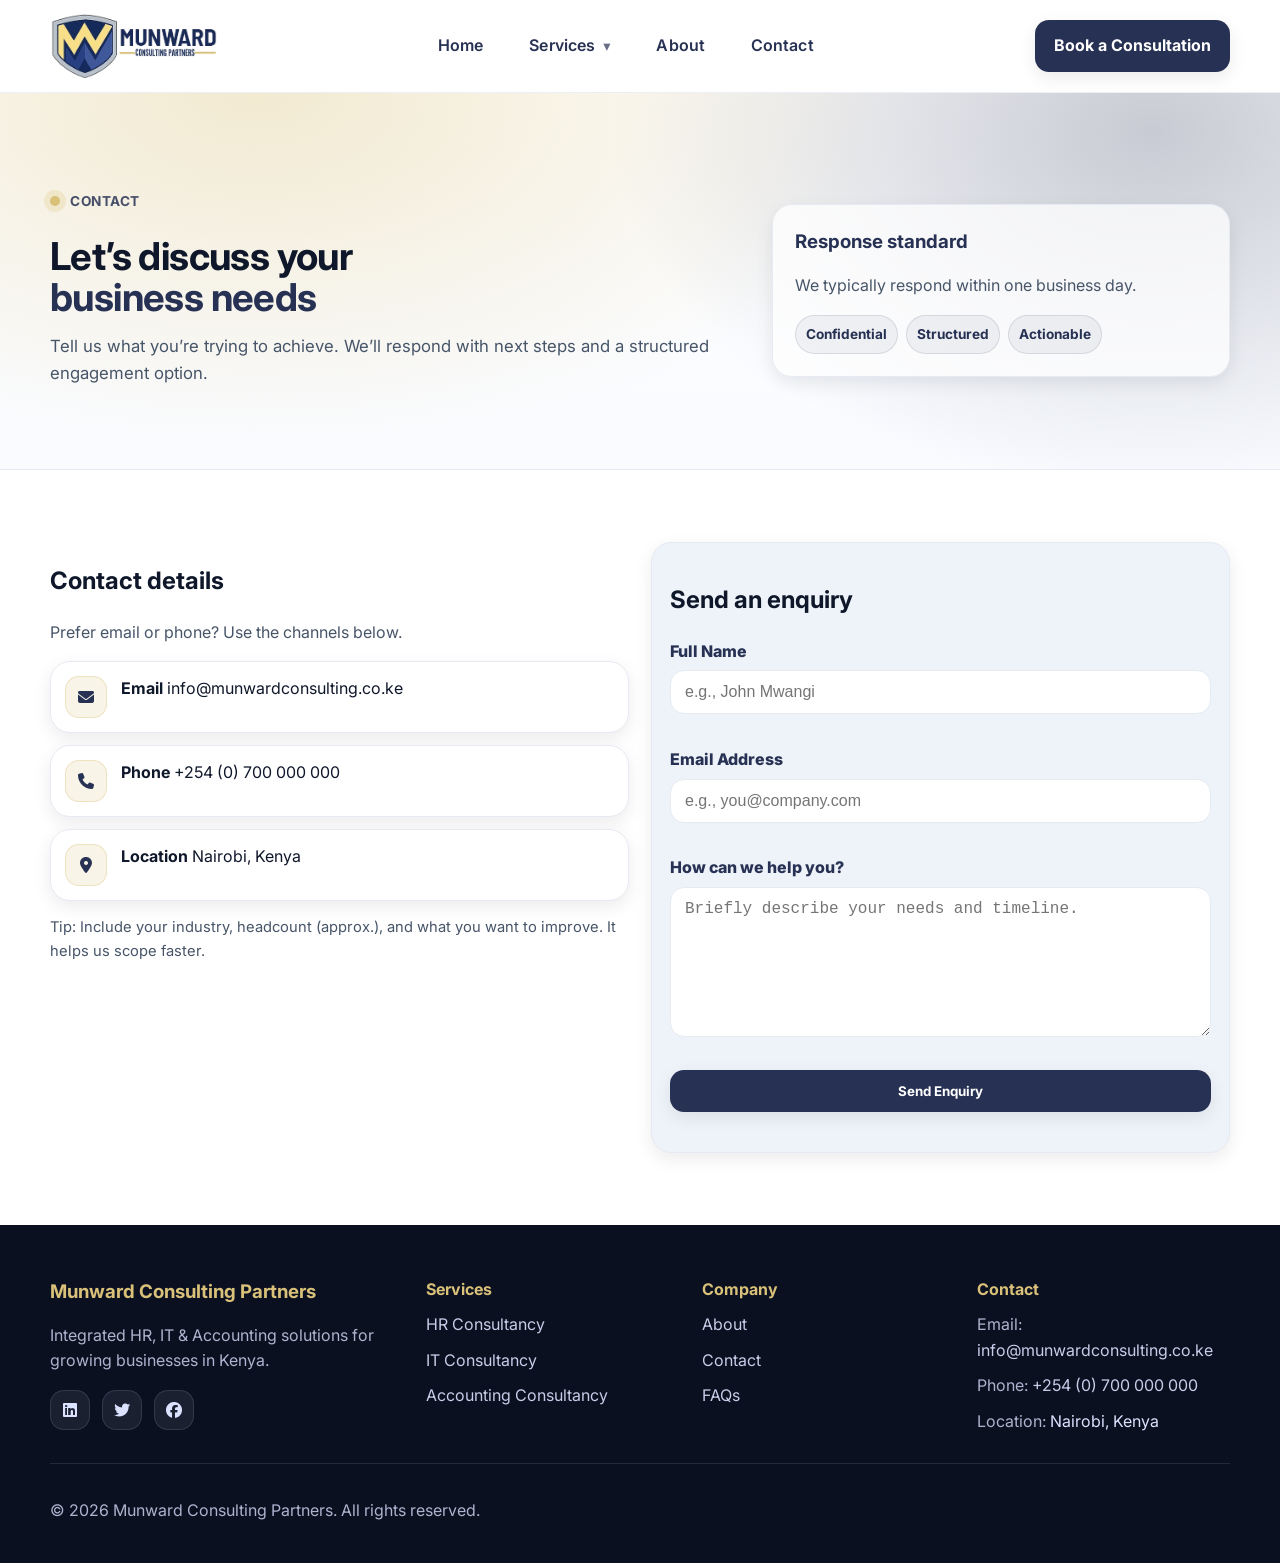
<file: contact.html>
<!DOCTYPE html>
<html lang="en" itemscope itemtype="http://schema.org/WebPage">
<head>
  <meta charset="UTF-8">
  <meta name="viewport" content="width=device-width, initial-scale=1.0">
  <meta name="theme-color" content="#273153">
  <link rel="preconnect" href="https://fonts.googleapis.com">
  <link rel="preconnect" href="https://fonts.gstatic.com" crossorigin>
  <link href="https://fonts.googleapis.com/css2?family=Inter:wght@400;500;600;700;800&family=Playfair+Display:wght@600;700&display=swap" rel="stylesheet">
  <link rel="stylesheet" href="style.css">
  <link rel="icon" href="logo_1.png">
  <link rel="apple-touch-icon" href="logo_1.png">

  <!-- Icons -->
  <link rel="stylesheet" href="https://cdnjs.cloudflare.com/ajax/libs/font-awesome/6.5.1/css/all.min.css" integrity="sha512-DTOQO9RWCH3ppGqcWaEA1BIZOC6xxalwEsw9c2QQeAIftl+Vegovlnee1c9QX4TctnWMn13TZye+giMm8e2LwA==" crossorigin="anonymous" referrerpolicy="no-referrer">

  <title>Contact | Munward Consulting Partners</title>
  <meta name="description" content="Contact Munward Consulting Partners in Nairobi for HR, IT, and Accounting consultancy. Book a consultation and get a structured roadmap for compliance and growth.">
  <link rel="canonical" href="https://www.munwardconsulting.co.ke/contact.html">
  <meta property="og:locale" content="en_KE">
  <meta property="og:type" content="website">
  <meta property="og:title" content="Contact Munward Consulting Partners">
  <meta property="og:description" content="Book a consultation for HR, IT, and Accounting advisory in Kenya.">
  <meta property="og:image" content="logo.png">
  <meta property="og:url" content="https://www.munwardconsulting.co.ke/contact">
  <meta property="og:site_name" content="Munward Consulting Partners">
  <script type="application/ld+json">
  {
    "@context": "https://schema.org",
    "@type": "ProfessionalService",
    "name": "Munward Consulting Partners",
    "url": "https://www.munwardconsulting.co.ke",
    "logo": "https://www.munwardconsulting.co.ke/logo.png",
    "image": "https://www.munwardconsulting.co.ke/logo.png",
    "description": "Integrated HR, IT, and Accounting consultancy services in Nairobi, Kenya.",
    "areaServed": "KE",
    "address": {
      "@type": "PostalAddress",
      "addressLocality": "Nairobi",
      "addressCountry": "KE"
    },
    "sameAs": [
      "https://www.linkedin.com/",
      "https://www.facebook.com/",
      "https://x.com/"
    ]
  }
  </script>

</head>
<body>
<a class="skip-link" href="#main">Skip to content</a>

<header class="site-header" role="banner">
  <div class="container header-inner">
    <a class="brand" href="index.html" aria-label="Munward Consulting Partners Home">
      <img src="logo.png" alt="Munward Consulting Partners" class="brand-logo">
    </a>

    <button class="nav-toggle" type="button" aria-label="Open menu" aria-controls="primary-navigation" aria-expanded="false">
      <span></span><span></span><span></span>
    </button>

    <nav class="site-nav" aria-label="Primary">
      <ul id="primary-navigation" class="nav-links">
        <li><a href="index.html" data-nav>Home</a></li>
        <li class="dropdown">
          <a href="#" class="dropdown-toggle" data-nav aria-haspopup="true" aria-expanded="false">Services</a>
          <ul class="dropdown-menu" role="menu">
            <li role="none"><a role="menuitem" href="hr.html">HR Consultancy</a></li>
            <li role="none"><a role="menuitem" href="it.html">IT Consultancy</a></li>
            <li role="none"><a role="menuitem" href="accounting.html">Accounting Consultancy</a></li>
          </ul>
        </li>
        <li><a href="about.html" data-nav>About</a></li>
        <li><a href="contact.html" data-nav>Contact</a></li>
      </ul>
    </nav>

    <div class="header-cta">
      <a class="btn btn-primary" href="contact.html">Book a Consultation</a>
    </div>
  </div>
</header>

<main id="main">
  <section class="hero hero-contact">
    <div class="container hero-inner">
      <div class="hero-copy reveal">
        <p class="eyebrow"><span class="dot"></span> Contact</p>
        <h1>Let’s discuss your<br><span class="accent">business needs</span></h1>
        <p class="lead">Tell us what you’re trying to achieve. We’ll respond with next steps and a structured engagement option.</p>
      </div>
      <div class="hero-panel reveal">
        <div class="panel-card">
          <h3>Response standard</h3>
          <p class="muted">We typically respond within one business day.</p>
          <div class="pill-row">
            <span class="pill">Confidential</span>
            <span class="pill">Structured</span>
            <span class="pill">Actionable</span>
          </div>
        </div>
      </div>
    </div>
  </section>

  <section class="section">
    <div class="container contact-grid">
      <div class="reveal">
        <h2>Contact details</h2>
        <p class="muted">Prefer email or phone? Use the channels below.</p>

        <div class="contact-cards">
          <div class="contact-card">
            <i class="fas fa-envelope"></i>
            <div>
              <strong>Email</strong>
              <a href="mailto:info@munwardconsulting.co.ke">info@munwardconsulting.co.ke</a>
            </div>
          </div>

          <div class="contact-card">
            <i class="fas fa-phone"></i>
            <div>
              <strong>Phone</strong>
              <a href="tel:+254700000000">+254 (0) 700 000 000</a>
            </div>
          </div>

          <div class="contact-card">
            <i class="fas fa-location-dot"></i>
            <div>
              <strong>Location</strong>
              <span>Nairobi, Kenya</span>
            </div>
          </div>
        </div>

        <p class="muted small">Tip: Include your industry, headcount (approx.), and what you want to improve. It helps us scope faster.</p>
      </div>

      <div class="reveal">
        <div class="form-card">
          <h2>Send an enquiry</h2>
          <form id="contactForm" class="contact-form" novalidate>
            <div class="form-row">
              <label for="name">Full Name</label>
              <input id="name" type="text" name="name" autocomplete="name" required minlength="2" placeholder="e.g., John Mwangi">
              <small class="field-error" data-error-for="name"></small>
            </div>

            <div class="form-row">
              <label for="email">Email Address</label>
              <input id="email" type="email" name="email" autocomplete="email" required placeholder="e.g., you@company.com">
              <small class="field-error" data-error-for="email"></small>
            </div>

            <div class="form-row">
              <label for="message">How can we help you?</label>
              <textarea id="message" name="message" rows="6" required minlength="10" placeholder="Briefly describe your needs and timeline."></textarea>
              <small class="field-error" data-error-for="message"></small>
            </div>

            <button type="submit" class="btn btn-primary">Send Enquiry</button>
            <p id="formMessage" class="form-message" role="status" aria-live="polite"></p>

          </form>
        </div>
      </div>
    </div>
  </section>
</main>
<footer class="site-footer">
  <div class="container footer-grid">
    <div>
      <h3>Munward Consulting Partners</h3>
      <p class="muted">Integrated HR, IT & Accounting solutions for growing businesses in Kenya.</p>
      <div class="social-links">
        <a href="#" aria-label="LinkedIn"><i class="fab fa-linkedin"></i></a>
        <a href="#" aria-label="X / Twitter"><i class="fab fa-twitter"></i></a>
        <a href="#" aria-label="Facebook"><i class="fab fa-facebook"></i></a>
      </div>
    </div>

    <div>
      <h4>Services</h4>
      <ul class="footer-links">
        <li><a href="hr.html">HR Consultancy</a></li>
        <li><a href="it.html">IT Consultancy</a></li>
        <li><a href="accounting.html">Accounting Consultancy</a></li>
      </ul>
    </div>

    <div>
      <h4>Company</h4>
      <ul class="footer-links">
        <li><a href="about.html">About</a></li>
        <li><a href="contact.html">Contact</a></li>
        <li><a href="index.html/#faq">FAQs</a></li>
      </ul>
    </div>

    <div>
      <h4>Contact</h4>
      <ul class="footer-links">
        <li><span class="muted">Email:</span> <a href="mailto:info@munwardconsulting.co.ke">info@munwardconsulting.co.ke</a></li>
        <li><span class="muted">Phone:</span> <a href="tel:+254700000000">+254 (0) 700 000 000</a></li>
        <li><span class="muted">Location:</span> Nairobi, Kenya</li>
      </ul>
    </div>
  </div>

  <div class="container footer-bottom">
    <p class="muted">© <span id="current-year"></span> Munward Consulting Partners. All rights reserved.</p>
  </div>
</footer>

<script src="script.js" defer></script>
</body>
</html>
</file>
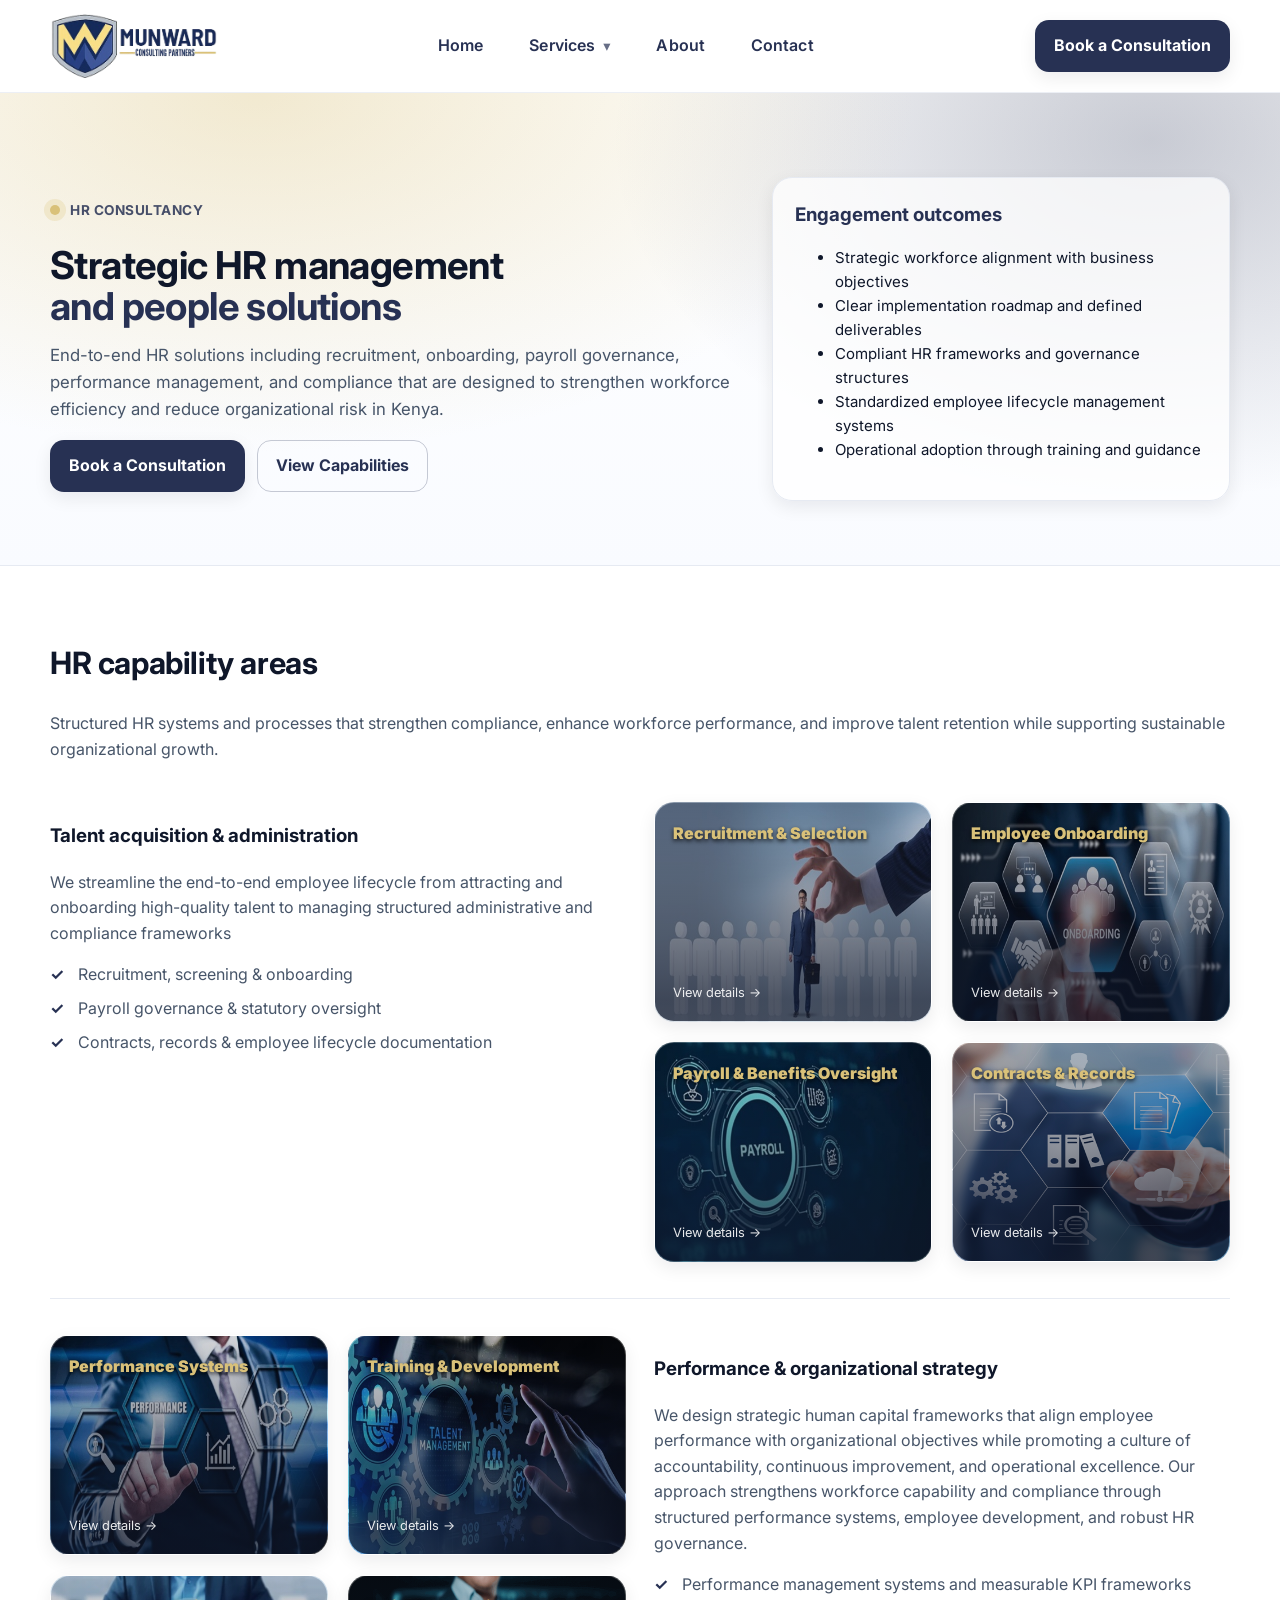
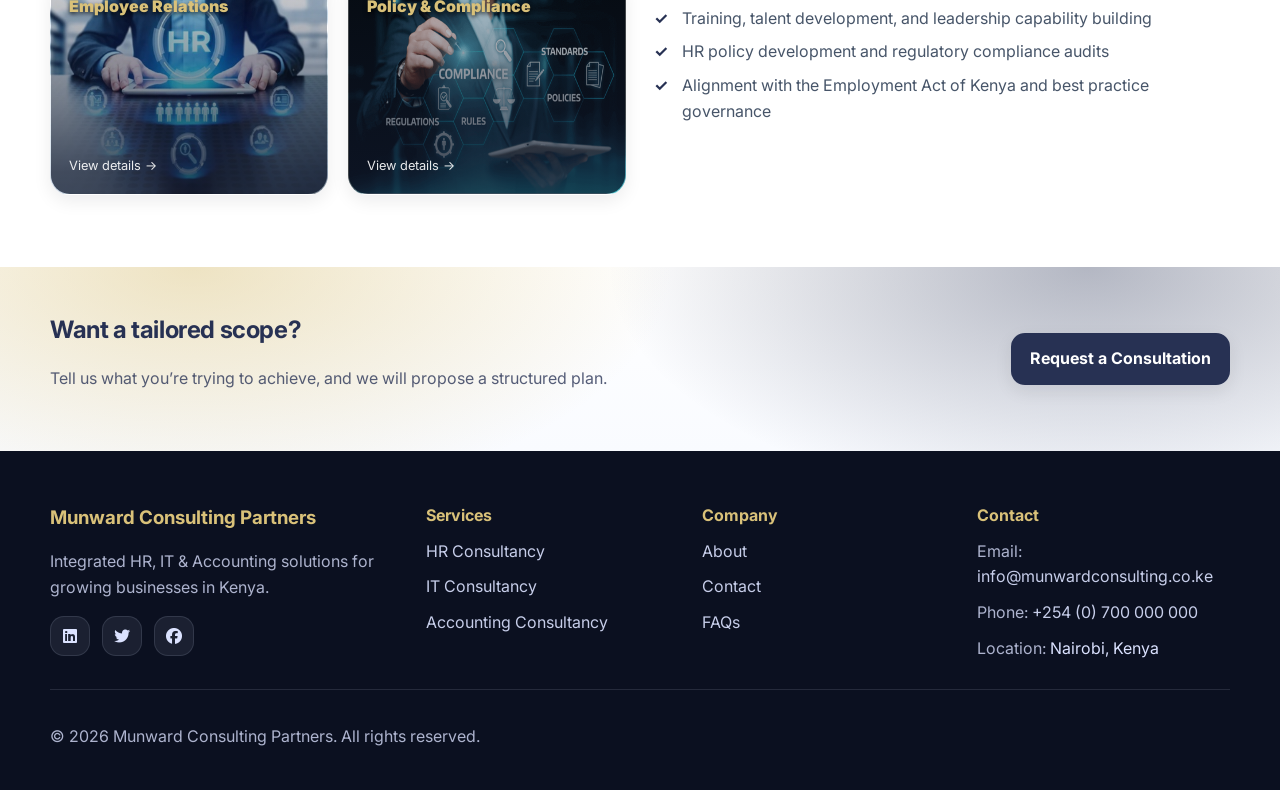
<file: hr.html>
<!DOCTYPE html>
<html lang="en" itemscope itemtype="http://schema.org/WebPage">
<head>
  <meta charset="UTF-8">
  <meta name="viewport" content="width=device-width, initial-scale=1.0">
  <meta name="theme-color" content="#273153">
  <link rel="preconnect" href="https://fonts.googleapis.com">
  <link rel="preconnect" href="https://fonts.gstatic.com" crossorigin>
  <link href="https://fonts.googleapis.com/css2?family=Inter:wght@400;500;600;700;800&family=Playfair+Display:wght@600;700&display=swap" rel="stylesheet">
  <link rel="stylesheet" href="style.css">
  <link rel="icon" href="logo_1.png">
  <link rel="apple-touch-icon" href="logo_1.png">

  <!-- Icons -->
  <link rel="stylesheet" href="https://cdnjs.cloudflare.com/ajax/libs/font-awesome/6.5.1/css/all.min.css" integrity="sha512-DTOQO9RWCH3ppGqcWaEA1BIZOC6xxalwEsw9c2QQeAIftl+Vegovlnee1c9QX4TctnWMn13TZye+giMm8e2LwA==" crossorigin="anonymous" referrerpolicy="no-referrer">

  <title>HR Consultancy | Munward Consulting Partners</title>
  <meta name="description" content="Recruitment, onboarding, payroll governance, performance systems, and compliance—designed to reduce risk and improve workforce productivity in Kenya.">
  <link rel="canonical" href="https://www.munwardconsulting.co.ke/hr.html">
  <meta property="og:locale" content="en_KE">
  <meta property="og:type" content="website">
  <meta property="og:title" content="HR Consultancy | Munward Consulting Partners">
  <meta property="og:description" content="Recruitment, onboarding, payroll governance, performance systems, and compliance—designed to reduce risk and improve workforce productivity in Kenya.">
  <meta property="og:image" content="logo.png">
  <meta property="og:url" content="https://www.munwardconsulting.co.ke/hr">
  <meta property="og:site_name" content="Munward Consulting Partners">
  <script type="application/ld+json">
  {
    "@context": "https://schema.org",
    "@type": "ProfessionalService",
    "name": "Munward Consulting Partners",
    "url": "https://www.munwardconsulting.co.ke",
    "logo": "https://www.munwardconsulting.co.ke/logo.png",
    "image": "https://www.munwardconsulting.co.ke/logo.png",
    "description": "Integrated HR, IT, and Accounting consultancy services in Nairobi, Kenya.",
    "areaServed": "KE",
    "address": {
      "@type": "PostalAddress",
      "addressLocality": "Nairobi",
      "addressCountry": "KE"
    },
    "sameAs": [
      "https://www.linkedin.com/",
      "https://www.facebook.com/",
      "https://x.com/"
    ]
  }
  </script>

</head>
<body>
<a class="skip-link" href="#main">Skip to content</a>

<header class="site-header" role="banner">
  <div class="container header-inner">
    <a class="brand" href="index.html" aria-label="Munward Consulting Partners Home">
      <img src="logo.png" alt="Munward Consulting Partners" class="brand-logo">
    </a>

    <button class="nav-toggle" type="button" aria-label="Open menu" aria-controls="primary-navigation" aria-expanded="false">
      <span></span><span></span><span></span>
    </button>

    <nav class="site-nav" aria-label="Primary">
      <ul id="primary-navigation" class="nav-links">
        <li><a href="index.html" data-nav>Home</a></li>
        <li class="dropdown">
          <a href="#" class="dropdown-toggle" data-nav aria-haspopup="true" aria-expanded="false">Services</a>
          <ul class="dropdown-menu" role="menu">
            <li role="none"><a role="menuitem" href="hr.html">HR Consultancy</a></li>
            <li role="none"><a role="menuitem" href="it.html">IT Consultancy</a></li>
            <li role="none"><a role="menuitem" href="accounting.html">Accounting Consultancy</a></li>
          </ul>
        </li>
        <li><a href="about.html" data-nav>About</a></li>
        <li><a href="contact.html" data-nav>Contact</a></li>
      </ul>
    </nav>

    <div class="header-cta">
      <a class="btn btn-primary" href="contact.html">Book a Consultation</a>
    </div>
  </div>
</header>

<main id="main">
  <section class="hero hero-hr">
    <div class="container hero-inner">
      <div class="hero-copy reveal">
        <p class="eyebrow"><span class="dot"></span> HR Consultancy</p>
        <h1>Strategic HR management<br><span class="accent">and people solutions</span></h1>
        <p class="lead">End-to-end HR solutions including recruitment, onboarding, payroll governance, performance management, and compliance that are designed to strengthen workforce efficiency and reduce organizational risk in Kenya.</p>
        <div class="hero-actions">
          <a class="btn btn-primary" href="contact.html">Book a Consultation</a>
          <a class="btn btn-ghost" href="#capabilities">View Capabilities</a>
        </div>
      </div>
      <div class="hero-panel reveal">
        <div class="panel-card">
          <h3>Engagement outcomes</h3>
          <ul class="checklist">
            <li>Strategic workforce alignment with business objectives</li>
            <li>Clear implementation roadmap and defined deliverables</li>
            <li>Compliant HR frameworks and governance structures</li>
            <li>Standardized employee lifecycle management systems</li>
			<li>Operational adoption through training and guidance</li>
          </ul>
        </div>
      </div>
    </div>
  </section>

  <section id="capabilities" class="section">
    <div class="container">
      
<div class="section-head reveal">
  <h2>HR capability areas</h2>
  <p class="muted">Structured HR systems and processes that strengthen compliance, enhance workforce performance, and improve talent retention while supporting sustainable organizational growth.</p>
</div>

<div class="split">
  <div class="reveal">
    <h3>Talent acquisition & administration</h3>
    <p class="muted">We streamline the end-to-end employee lifecycle from attracting and onboarding high-quality talent to managing structured administrative and compliance frameworks</p>
    <ul class="muted bullets-list">
      <li>Recruitment, screening & onboarding</li>
      <li>Payroll governance & statutory oversight</li>
      <li>Contracts, records & employee lifecycle documentation</li>
    </ul>
  </div>

  
	<div class="grid-2 reveal">
		<a href="hr/recruitment-selection.html" class="tile tile-image hr-recruitment tile-link">
			<span class="tile-top">Recruitment & Selection</span>
			<span class="tile-bottom">View details →</span>
		</a>
		<a href="hr/employee-onboarding.html" class="tile tile-image hr-onboarding tile-link">
			<span class="tile-top">Employee Onboarding</span>
			<span class="tile-bottom">View details →</span>
		</a>
		<a href="hr/payroll-benefits-oversight.html" class="tile tile-image hr-payroll tile-link">
			<span class="tile-top">Payroll & Benefits Oversight</span>
			<span class="tile-bottom">View details →</span>
		</a>
		<a href="hr/contracts-records.html" class="tile tile-image hr-records tile-link">
			<span class="tile-top">Contracts & Records</span>
			<span class="tile-bottom">View details →</span>
		</a>
	</div>
</div>

<hr class="divider">

<div class="split split-mobile-text-first">
  	<div class="grid-2 reveal">
		<a href="hr/performance-systems.html" class="tile tile-image hr-performance tile-link">
			<span class="tile-top">Performance Systems</span>
			<span class="tile-bottom">View details →</span>
		</a>
		
		<a href="hr/training-development.html" class="tile tile-image hr-training tile-link">
			<span class="tile-top">Training & Development</span>
			<span class="tile-bottom">View details →</span>
		</a>
		
		<a href="hr/employee-relations.html" class="tile tile-image hr-relations tile-link">
			<span class="tile-top">Employee Relations</span>
			<span class="tile-bottom">View details →</span>
		</a>
		
		<a href="hr/policy-compliance.html" class="tile tile-image hr-audit tile-link">
			<span class="tile-top">Policy & Compliance</span>
			<span class="tile-bottom">View details →</span>
		</a>
	</div>

  <div class="reveal">
    <h3>Performance & organizational strategy</h3>
    <p class="muted">We design strategic human capital frameworks that align employee performance with organizational objectives while promoting a culture of accountability, continuous improvement, and operational excellence. Our approach strengthens workforce capability and compliance through structured performance systems, employee development, and robust HR governance.</p>
    <ul class="muted bullets-list">
      <li>Performance management systems and measurable KPI frameworks</li>
      <li>Training, talent development, and leadership capability building</li>
      <li>HR policy development and regulatory compliance audits</li>
      <li>Alignment with the Employment Act of Kenya and best practice governance</li>
    </ul>
  </div>
</div>

    </div>
  </section>

  
<div class="modal" id="hrRecruitmentModal" role="dialog" aria-modal="true" aria-labelledby="hrRecruitmentTitle" hidden>
  <div class="modal-content" role="document">
    <button class="close" type="button" aria-label="Close dialog">×</button>
    <h2 id="hrRecruitmentTitle">Strategic sourcing for high-performance teams</h2>
    <p>We manage the full recruitment lifecycle from role design and candidate sourcing to structured interviews and background checks ensuring each hire aligns with both capability requirements and organizational culture. Our approach strengthens talent quality, reduces hiring risk, and supports the development of high-performing teams.</p>
	<p>Beyond candidate selection, we support organizations in establishing recruitment frameworks, evaluation criteria, and documentation standards that promote transparency, fairness, and compliance with employment regulations. The result is a disciplined hiring process that enables organizations to build high-performing teams while maintaining strong governance and workforce stability.</p>
  </div>
</div>

<div class="modal" id="hrOnboardingModal" role="dialog" aria-modal="true" aria-labelledby="hrOnboardingTitle" hidden>
  <div class="modal-content" role="document">
    <button class="close" type="button" aria-label="Close dialog">×</button>
    <h2 id="hrOnboardingTitle">Accelerating integration and productivity</h2>
    <p>We implement structured onboarding frameworks that help new employees transition smoothly into their roles and quickly become effective contributors. Our approach ensures that every new hire receives clear guidance on organizational policies, workplace culture, operational expectations, and reporting structures from the outset.</p>
	<p>By establishing consistent onboarding standards and documentation practices, organizations benefit from reduced time-to-productivity, improved employee confidence, and stronger long-term retention. The result is a more stable and cohesive workforce capable of delivering value from the earliest stages of employment.</p>
  </div>
</div>

<div class="modal" id="hrPayrollModal" role="dialog" aria-modal="true" aria-labelledby="hrPayrollTitle" hidden>
  <div class="modal-content" role="document">
    <button class="close" type="button" aria-label="Close dialog">×</button>
    <h2 id="hrPayrollTitle">Precision and compliance in compensation</h2>
    <p>We support organizations in establishing accurate, reliable, and compliant payroll management systems that ensure employees are compensated correctly and on time. Our approach focuses on strengthening payroll governance through structured processes, verification controls, and documentation standards that reduce administrative errors and operational risk.</p>
	<p>We oversee payroll calculations, statutory deductions, and reporting requirements to ensure full alignment with regulatory obligations, including PAYE, NSSF, and NHIF contributions. By implementing clear approval workflows and reconciliation practices, we help organizations maintain transparency, accountability, and financial accuracy within their compensation systems.</p>
  </div>
</div>

<div class="modal" id="hrRecordsModal" role="dialog" aria-modal="true" aria-labelledby="hrRecordsTitle" hidden>
  <div class="modal-content" role="document">
    <button class="close" type="button" aria-label="Close dialog">×</button>
    <h2 id="hrRecordsTitle">Contracts and records management</h2>
    <p>We establish structured systems for managing employee contracts and personnel records that support legal compliance, operational clarity, and effective workforce governance. Our approach ensures that employment agreements are properly designed, documented, and aligned with applicable labor regulations and organizational policies.</p>
	<p>We help organizations develop and maintain organized personnel files that capture critical employee lifecycle documentation, including contracts, policy acknowledgments, performance records, disciplinary documentation, and statutory compliance records. These systems are structured to ensure accuracy, consistency, and secure recordkeeping throughout the employee lifecycle.</p>
  </div>
</div>

<div class="modal" id="hrPerformanceModal" role="dialog" aria-modal="true" aria-labelledby="hrPerformanceTitle" hidden>
  <div class="modal-content" role="document">
    <button class="close" type="button" aria-label="Close dialog">×</button>
    <h2 id="hrPerformanceTitle">Driving results through accountability</h2>
    <p>We help organizations move beyond annual reviews by implementing structured performance frameworks (Performance Indicators (KPIs) and Objective Key Results (OKRs)). These systems promote accountability and continuous improvement by aligning individual work with broader business goals.</p>
	<p>We establishing regular appraisal cycles and feedback loops, we encourage frequent performance conversations ensuring transparency, accountability, and alignment between individual performance and organizational goals helping businesses address gaps early and sustain a results-driven culture.</p>
  </div>
</div>

<div class="modal" id="hrTrainingModal" role="dialog" aria-modal="true" aria-labelledby="hrTrainingTitle" hidden>
  <div class="modal-content" role="document">
    <button class="close" type="button" aria-label="Close dialog">×</button>
    <h2 id="hrTrainingTitle">Empowering growth and future-proofing skills</h2>
    <p>We help organizations build structured employee development programs that strengthen workforce capability and prepare teams for evolving industry demands. Our process begins with a comprehensive needs assessment to identify critical skill gaps and prioritize development across all organizational roles.</p>
	<p>Based on these insights, we design targeted learning initiatives;from technical training to leadership development, tailored to your specific operational needs. By embedding these frameworks into your HR systems, we foster a culture of adaptability that enhances engagement and builds a sustainable internal succession pipeline.</p>
  </div>
</div>

<div class="modal" id="hrRelationsModal" role="dialog" aria-modal="true" aria-labelledby="hrRelationsTitle" hidden>
  <div class="modal-content" role="document">
    <button class="close" type="button" aria-label="Close dialog">×</button>
    <h2 id="hrRelationsTitle">Fostering a productive workplace</h2>
    <p>We help organizations build professional relationships based on trust, fairness, and collaboration. Our approach focuses on strengthening employee relations through open communication and the consistent application of workplace policies to ensure a respectful environment.</p>
	<p>We provide structured advisory support for handling grievances, disputes, and disciplinary matters in a compliant manner. By implementing clear communication channels and engagement frameworks, we help organizations resolve conflicts early and maintain a stable, productive workplace culture.</p>
  </div>
</div>

<div class="modal" id="hrComplianceModal" role="dialog" aria-modal="true" aria-labelledby="hrComplianceTitle" hidden>
  <div class="modal-content" role="document">
    <button class="close" type="button" aria-label="Close dialog">×</button>
    <h2 id="hrComplianceTitle">Regulatory alignment and HR policy audits</h2>
    <p>We conduct comprehensive reviews of HR policies and procedures to ensure they align with labor regulations and industry best practices. Our assessments identify regulatory exposure and gaps in documentation, evaluating everything from workplace procedures to existing compliance frameworks.</p>
	<p>Based on our findings, we help organizations strengthen HR governance by updating policies related to conduct, safety, and employee rights. We work with leadership to implement practical frameworks that protect against legal liabilities and promote a fair, well-governed workforce environment.</p>
  </div>
</div>


  <section class="cta-band">
    <div class="container cta-inner reveal">
      <div>
        <h2>Want a tailored scope?</h2>
        <p class="muted">Tell us what you’re trying to achieve, and we will propose a structured plan.</p>
      </div>
      <a class="btn btn-primary" href="contact.html">Request a Consultation</a>
    </div>
  </section>
</main>
<footer class="site-footer">
  <div class="container footer-grid">
    <div>
      <h3>Munward Consulting Partners</h3>
      <p class="muted">Integrated HR, IT & Accounting solutions for growing businesses in Kenya.</p>
      <div class="social-links">
        <a href="#" aria-label="LinkedIn"><i class="fab fa-linkedin"></i></a>
        <a href="#" aria-label="X / Twitter"><i class="fab fa-twitter"></i></a>
        <a href="#" aria-label="Facebook"><i class="fab fa-facebook"></i></a>
      </div>
    </div>

    <div>
      <h4>Services</h4>
      <ul class="footer-links">
        <li><a href="hr.html">HR Consultancy</a></li>
        <li><a href="it.html">IT Consultancy</a></li>
        <li><a href="accounting.html">Accounting Consultancy</a></li>
      </ul>
    </div>

    <div>
      <h4>Company</h4>
      <ul class="footer-links">
        <li><a href="about.html">About</a></li>
        <li><a href="contact.html">Contact</a></li>
        <li><a href="index.html/#faq">FAQs</a></li>
      </ul>
    </div>

    <div>
      <h4>Contact</h4>
      <ul class="footer-links">
        <li><span class="muted">Email:</span> <a href="mailto:info@munwardconsulting.co.ke">info@munwardconsulting.co.ke</a></li>
        <li><span class="muted">Phone:</span> <a href="tel:+254700000000">+254 (0) 700 000 000</a></li>
        <li><span class="muted">Location:</span> Nairobi, Kenya</li>
      </ul>
    </div>
  </div>

  <div class="container footer-bottom">
    <p class="muted">© <span id="current-year"></span> Munward Consulting Partners. All rights reserved.</p>
  </div>
</footer>

<script src="script.js" defer></script>
</body>
</html>
</file>
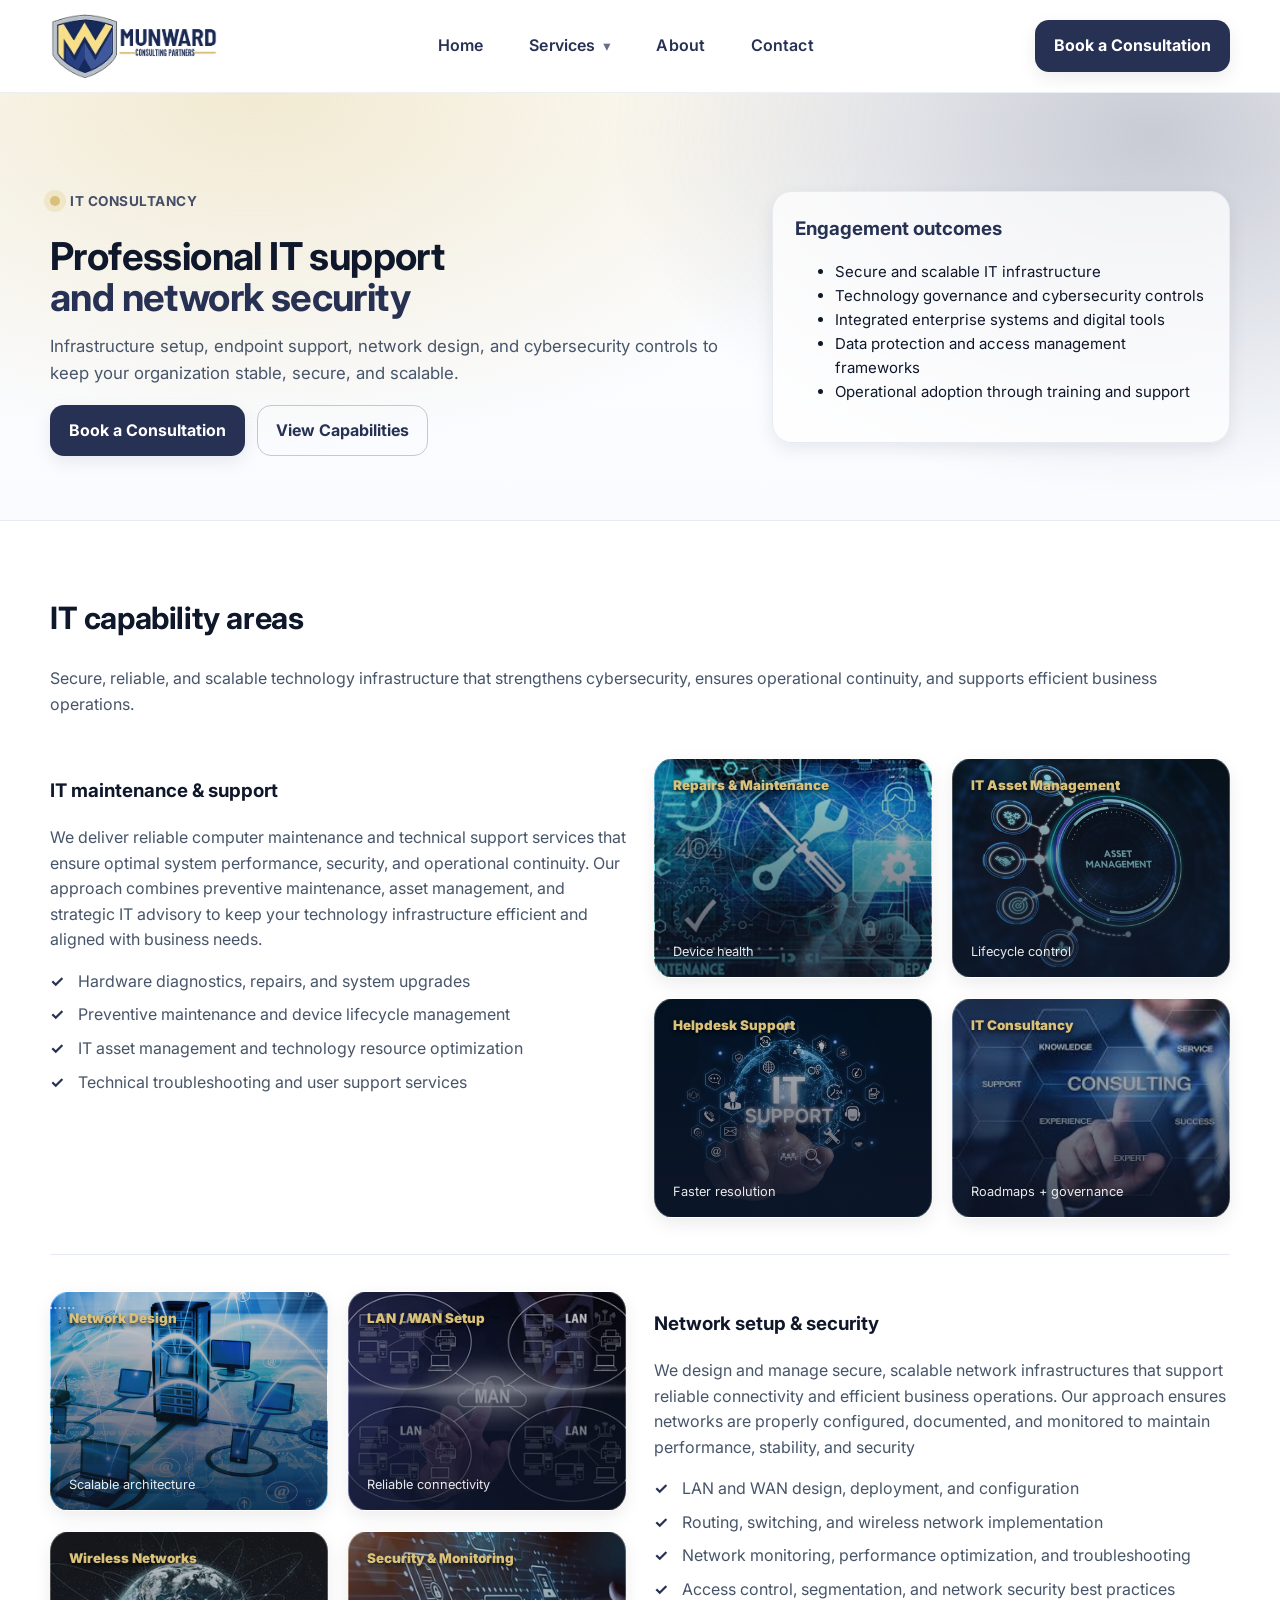
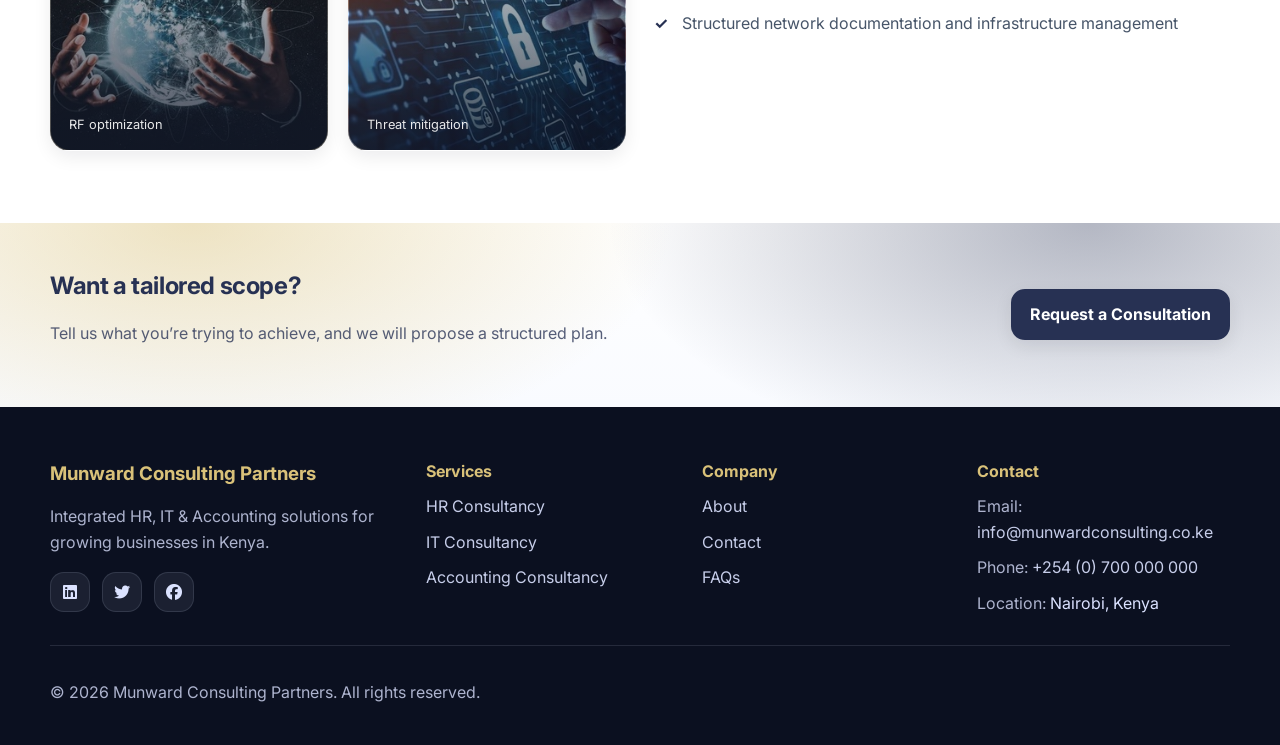
<file: it.html>
<!DOCTYPE html>
<html lang="en" itemscope itemtype="http://schema.org/WebPage">
<head>
  <meta charset="UTF-8">
  <meta name="viewport" content="width=device-width, initial-scale=1.0">
  <meta name="theme-color" content="#273153">
  <link rel="preconnect" href="https://fonts.googleapis.com">
  <link rel="preconnect" href="https://fonts.gstatic.com" crossorigin>
  <link href="https://fonts.googleapis.com/css2?family=Inter:wght@400;500;600;700;800&family=Playfair+Display:wght@600;700&display=swap" rel="stylesheet">
  <link rel="stylesheet" href="style.css">
  <link rel="icon" href="logo_1.png">
  <link rel="apple-touch-icon" href="logo_1.png">

  <!-- Icons -->
  <link rel="stylesheet" href="https://cdnjs.cloudflare.com/ajax/libs/font-awesome/6.5.1/css/all.min.css" integrity="sha512-DTOQO9RWCH3ppGqcWaEA1BIZOC6xxalwEsw9c2QQeAIftl+Vegovlnee1c9QX4TctnWMn13TZye+giMm8e2LwA==" crossorigin="anonymous" referrerpolicy="no-referrer">

  <title>IT Consultancy | Munward Consulting Partners</title>
  <meta name="description" content="Infrastructure setup, endpoint support, network design, and cybersecurity controls to keep your organization stable, secure, and scalable.">
  <link rel="canonical" href="https://www.munwardconsulting.co.ke/it.html">
  <meta property="og:locale" content="en_KE">
  <meta property="og:type" content="website">
  <meta property="og:title" content="IT Consultancy | Munward Consulting Partners">
  <meta property="og:description" content="Infrastructure setup, endpoint support, network design, and cybersecurity controls to keep your organization stable, secure, and scalable.">
  <meta property="og:image" content="logo.png">
  <meta property="og:url" content="https://www.munwardconsulting.co.ke/it">
  <meta property="og:site_name" content="Munward Consulting Partners">
  <script type="application/ld+json">
  {
    "@context": "https://schema.org",
    "@type": "ProfessionalService",
    "name": "Munward Consulting Partners",
    "url": "https://www.munwardconsulting.co.ke",
    "logo": "https://www.munwardconsulting.co.ke/logo.png",
    "image": "https://www.munwardconsulting.co.ke/logo.png",
    "description": "Integrated HR, IT, and Accounting consultancy services in Nairobi, Kenya.",
    "areaServed": "KE",
    "address": {
      "@type": "PostalAddress",
      "addressLocality": "Nairobi",
      "addressCountry": "KE"
    },
    "sameAs": [
      "https://www.linkedin.com/",
      "https://www.facebook.com/",
      "https://x.com/"
    ]
  }
  </script>

</head>
<body>
<a class="skip-link" ="#main">Skip to content</a>

<header class="site-header" role="banner">
  <div class="container header-inner">
    <a class="brand" href="index.html" aria-label="Munward Consulting Partners Home">
      <img src="logo.png" alt="Munward Consulting Partners" class="brand-logo">
    </a>

    <button class="nav-toggle" type="button" aria-label="Open menu" aria-controls="primary-navigation" aria-expanded="false">
      <span></span><span></span><span></span>
    </button>

    <nav class="site-nav" aria-label="Primary">
      <ul id="primary-navigation" class="nav-links">
        <li><a href="index.html" data-nav>Home</a></li>
        <li class="dropdown">
          <a href="#" class="dropdown-toggle" data-nav aria-haspopup="true" aria-expanded="false">Services</a>
          <ul class="dropdown-menu" role="menu">
            <li role="none"><a role="menuitem" href="hr.html">HR Consultancy</a></li>
            <li role="none"><a role="menuitem" href="it.html">IT Consultancy</a></li>
            <li role="none"><a role="menuitem" href="accounting.html">Accounting Consultancy</a></li>
          </ul>
        </li>
        <li><a href="about.html" data-nav>About</a></li>
        <li><a href="contact.html" data-nav>Contact</a></li>
      </ul>
    </nav>

    <div class="header-cta">
      <a class="btn btn-primary" href="contact.html">Book a Consultation</a>
    </div>
  </div>
</header>

<main id="main">
  <section class="hero hero-it">
    <div class="container hero-inner">
      <div class="hero-copy reveal">
        <p class="eyebrow"><span class="dot"></span> IT Consultancy</p>
        <h1>Professional IT support<br><span class="accent">and network security</span></h1>
        <p class="lead">Infrastructure setup, endpoint support, network design, and cybersecurity controls to keep your organization stable, secure, and scalable.</p>
        <div class="hero-actions">
          <a class="btn btn-primary" href="contact.html">Book a Consultation</a>
          <a class="btn btn-ghost" href="#capabilities">View Capabilities</a>
        </div>
      </div>
      <div class="hero-panel reveal">
        <div class="panel-card">
          <h3>Engagement outcomes</h3>
          <ul class="checklist">
            <li>Secure and scalable IT infrastructure</li>
            <li>Technology governance and cybersecurity controls</li>
            <li>Integrated enterprise systems and digital tools</li>
            <li>Data protection and access management frameworks</li>
			<li>Operational adoption through training and support</li>
          </ul>
        </div>
      </div>
    </div>
  </section>

  <section id="capabilities" class="section">
    <div class="container">
      
<div class="section-head reveal">
  <h2>IT capability areas</h2>
  <p class="muted">Secure, reliable, and scalable technology infrastructure that strengthens cybersecurity, ensures operational continuity, and supports efficient business operations.</p>
</div>

<div class="split">
  <div class="reveal">
    <h3>IT maintenance & support</h3>
    <p class="muted">We deliver reliable computer maintenance and technical support services that ensure optimal system performance, security, and operational continuity. Our approach combines preventive maintenance, asset management, and strategic IT advisory to keep your technology infrastructure efficient and aligned with business needs.</p>
    <ul class="muted bullets-list">
      <li>Hardware diagnostics, repairs, and system upgrades</li>
      <li>Preventive maintenance and device lifecycle management</li>
      <li>IT asset management and technology resource optimization</li>
	  <li>Technical troubleshooting and user support services</li>
    </ul>
  </div>

  <div class="grid-2 reveal">
    <button class="tile tile-image it-repairs" data-modal="itRepairsModal"><span class="tile-top">Repairs & Maintenance</span><span class="tile-bottom">Device health</span></button>
    <button class="tile tile-image it-management" data-modal="itAssetModal"><span class="tile-top">IT Asset Management</span><span class="tile-bottom">Lifecycle control</span></button>
    <button class="tile tile-image it-support" data-modal="itSupportModal"><span class="tile-top">Helpdesk Support</span><span class="tile-bottom">Faster resolution</span></button>
    <button class="tile tile-image it-consultancy" data-modal="itConsultModal"><span class="tile-top">IT Consultancy</span><span class="tile-bottom">Roadmaps + governance</span></button>
  </div>
</div>

<hr class="divider">

<div class="split split-mobile-text-first">
  <div class="grid-2 reveal">
    <button class="tile tile-image it-network" data-modal="itDesignModal"><span class="tile-top">Network Design</span><span class="tile-bottom">Scalable architecture</span></button>
    <button class="tile tile-image it-lanwan" data-modal="itLanWanModal"><span class="tile-top">LAN / WAN Setup</span><span class="tile-bottom">Reliable connectivity</span></button>
    <button class="tile tile-image it-wireless" data-modal="itWirelessModal"><span class="tile-top">Wireless Networks</span><span class="tile-bottom">RF optimization</span></button>
    <button class="tile tile-image it-security" data-modal="itSecurityModal"><span class="tile-top">Security & Monitoring</span><span class="tile-bottom">Threat mitigation</span></button>
  </div>

  <div class="reveal">
    <h3>Network setup & security</h3>
    <p class="muted">We design and manage secure, scalable network infrastructures that support reliable connectivity and efficient business operations. Our approach ensures networks are properly configured, documented, and monitored to maintain performance, stability, and security</p>
    <ul class="muted bullets-list">
      <li>LAN and WAN design, deployment, and configuration</li>
      <li>Routing, switching, and wireless network implementation</li>
      <li>Network monitoring, performance optimization, and troubleshooting</li>
	  <li>Access control, segmentation, and network security best practices</li>
	  <li>Structured network documentation and infrastructure management</li>
    </ul>
  </div>
</div>

    </div>
  </section>

  
<div class="modal" id="itRepairsModal" role="dialog" aria-modal="true" aria-labelledby="itRepairsTitle" hidden>
  <div class="modal-content" role="document">
    <button class="close" type="button" aria-label="Close dialog">×</button>
    <h2 id="itRepairsTitle">Computer repair and hardware support</h2>
    <p>We provide reliable diagnostics and hardware support to maintain the performance and longevity of your critical technology assets. Our expert troubleshooting quickly identifies system faults, allowing us to restore devices to optimal working condition and minimize operational disruptions.</p>
	<p>Beyond immediate repairs, we emphasize preventive maintenance and routine system checks to reduce the risk of unexpected failures. By optimizing performance and managing the hardware lifecycle, we extend the useful life of your technology while ensuring a stable and efficient computing environment.</p>
  </div>
</div>

<div class="modal" id="itAssetModal" role="dialog" aria-modal="true" aria-labelledby="itAssetTitle" hidden>
  <div class="modal-content" role="document">
    <button class="close" type="button" aria-label="Close dialog">×</button>
    <h2 id="itAssetTitle">IT asset management</h2>
    <p>We implement structured IT asset management systems that provide full visibility and control over technology resources. Through systematic tracking and inventory management, we maintain accurate records of all hardware, ensuring departmental accountability and compliance with operational standards.</p>
	<p>Our service supports the entire technology lifecycle, helping your organization plan upgrades and replacements in a cost-efficient manner. By analyzing asset performance and utilization, we optimize technology spending and ensure that critical systems remain reliable and aligned with your long-term growth.</p>
  </div>
</div>

<div class="modal" id="itSupportModal" role="dialog" aria-modal="true" aria-labelledby="itSupportTitle" hidden>
  <div class="modal-content" role="document">
    <button class="close" type="button" aria-label="Close dialog">×</button>
    <h2 id="itSupportTitle">Helpdesk operations</h2>
    <p>We provide responsive IT helpdesk services designed to resolve technical issues quickly through structured incident management. Our support framework ensures employees receive timely assistance for system errors and connectivity concerns, maintaining operational continuity and minimizing downtime.</p>
	<p>Beyond troubleshooting, our service includes routine maintenance and user access management to ensure a secure, well-managed IT environment. By implementing clear escalation channels and support procedures, we protect sensitive information and ensure technology resources operate reliably across all departments.</p>
  </div>
</div>

<div class="modal" id="itConsultModal" role="dialog" aria-modal="true" aria-labelledby="itConsultTitle" hidden>
  <div class="modal-content" role="document">
    <button class="close" type="button" aria-label="Close dialog">×</button>
    <h2 id="itConsultTitle">IT consultancy</h2>
    <p>We provide strategic IT consultancy to align your technology infrastructure with operational objectives and long-term business growth. Our expert assessments evaluate existing systems to identify inefficiencies, allowing us to implement improvements that enhance performance, reliability, and technology utilization.</p>
	<p>Our consultancy includes strategic planning for cybersecurity, systems integration, and scalable architecture. By adopting industry best practices, we strengthen your operational resilience and safeguard critical data, ensuring a well-structured environment that supports sustainable, technology-driven growth.</p>
  </div>
</div>

<div class="modal" id="itDesignModal" role="dialog" aria-modal="true" aria-labelledby="itDesignTitle" hidden>
  <div class="modal-content" role="document">
    <button class="close" type="button" aria-label="Close dialog">×</button>
    <h2 id="itDesignTitle">Network design & architecture</h2>
    <p>We provide professionally designed network architectures that support reliable connectivity, operational efficiency, and future scalability. Our structured topology planning includes logical and physical layouts, organized IP schemes, and detailed documentation to ensure clarity across your entire technology environment.</p>
	<p>By implementing advanced configurations like VLAN segmentation and traffic management, we maintain secure and efficient communication across all departments. These best-practice standards improve stability and security controls, ensuring that critical applications operate smoothly with minimal latency or disruption.</p>
  </div>
</div>

<div class="modal" id="itLanWanModal" role="dialog" aria-modal="true" aria-labelledby="itLanWanTitle" hidden>
  <div class="modal-content" role="document">
    <button class="close" type="button" aria-label="Close dialog">×</button>
    <h2 id="itLanWanTitle">LAN & WAN deployment</h2>
    <p>We provide professionally deployed LAN and WAN infrastructure to support reliable and secure communication across all operational environments. Our structured installation includes hardware setup and performance testing to ensure a stable wired network that enables seamless connectivity between devices and systems without interruption.</p>
	<p>We focus on building resilience through redundancy planning and secure connectivity protocols to maintain consistent system availability. By implementing dependable communication channels, we protect sensitive information and provide a scalable network foundation that supports operational continuity and secure access to resources.</p>
  </div>
</div>

<div class="modal" id="itWirelessModal" role="dialog" aria-modal="true" aria-labelledby="itWirelessTitle" hidden>
  <div class="modal-content" role="document">
    <button class="close" type="button" aria-label="Close dialog">×</button>
    <h2 id="itWirelessTitle">Wireless network solutions</h2>
    <p>We provide professionally implemented wireless solutions that ensure secure, reliable, and high-performance connectivity throughout your workspace. Through comprehensive site surveys and coverage assessments, we determine optimal access point placement to guarantee consistent signal strength and seamless mobility for all employees.</p>
	<p>Our service incorporates robust security mechanisms and RF optimization to protect against unauthorized access while maintaining stable communication. By implementing secure authentication and controlled access, we deliver a well-engineered wireless environment that supports the growing demand for mobile devices and enhances overall productivity.</p>
  </div>
</div>

<div class="modal" id="itSecurityModal" role="dialog" aria-modal="true" aria-labelledby="itSecurityTitle" hidden>
  <div class="modal-content" role="document">
    <button class="close" type="button" aria-label="Close dialog">×</button>
    <h2 id="itSecurityTitle">Network security & monitoring</h2>
    <p>We provide comprehensive network security solutions that protect critical systems and sensitive data through structured firewall configuration and network segmentation. By implementing controlled access management, we establish secure boundaries that prevent unauthorized access and significantly reduce exposure to cyber risks.</p>
	<p>Beyond security controls, we utilize continuous monitoring and proactive threat detection to identify and address vulnerabilities promptly. This best-practice framework ensures operational resilience and enhanced data protection, giving you greater confidence in the security of your organization's digital infrastructure.</p>
  </div>
</div>


  <section class="cta-band">
    <div class="container cta-inner reveal">
      <div>
        <h2>Want a tailored scope?</h2>
        <p class="muted">Tell us what you’re trying to achieve, and we will propose a structured plan.</p>
      </div>
      <a class="btn btn-primary" href="contact.html">Request a Consultation</a>
    </div>
  </section>
</main>
<footer class="site-footer">
  <div class="container footer-grid">
    <div>
      <h3>Munward Consulting Partners</h3>
      <p class="muted">Integrated HR, IT & Accounting solutions for growing businesses in Kenya.</p>
      <div class="social-links">
        <a href="#" aria-label="LinkedIn"><i class="fab fa-linkedin"></i></a>
        <a href="#" aria-label="X / Twitter"><i class="fab fa-twitter"></i></a>
        <a href="#" aria-label="Facebook"><i class="fab fa-facebook"></i></a>
      </div>
    </div>

    <div>
      <h4>Services</h4>
      <ul class="footer-links">
        <li><a href="hr.html">HR Consultancy</a></li>
        <li><a href="it.html">IT Consultancy</a></li>
        <li><a href="accounting.html">Accounting Consultancy</a></li>
      </ul>
    </div>

    <div>
      <h4>Company</h4>
      <ul class="footer-links">
        <li><a href="about.html">About</a></li>
        <li><a href="contact.html">Contact</a></li>
        <li><a href="index.html/#faq">FAQs</a></li>
      </ul>
    </div>

    <div>
      <h4>Contact</h4>
      <ul class="footer-links">
        <li><span class="muted">Email:</span> <a href="mailto:info@munwardconsulting.co.ke">info@munwardconsulting.co.ke</a></li>
        <li><span class="muted">Phone:</span> <a href="tel:+254700000000">+254 (0) 700 000 000</a></li>
        <li><span class="muted">Location:</span> Nairobi, Kenya</li>
      </ul>
    </div>
  </div>

  <div class="container footer-bottom">
    <p class="muted">© <span id="current-year"></span> Munward Consulting Partners. All rights reserved.</p>
  </div>
</footer>

<script src="script.js" defer></script>
</body>
</html>
</file>
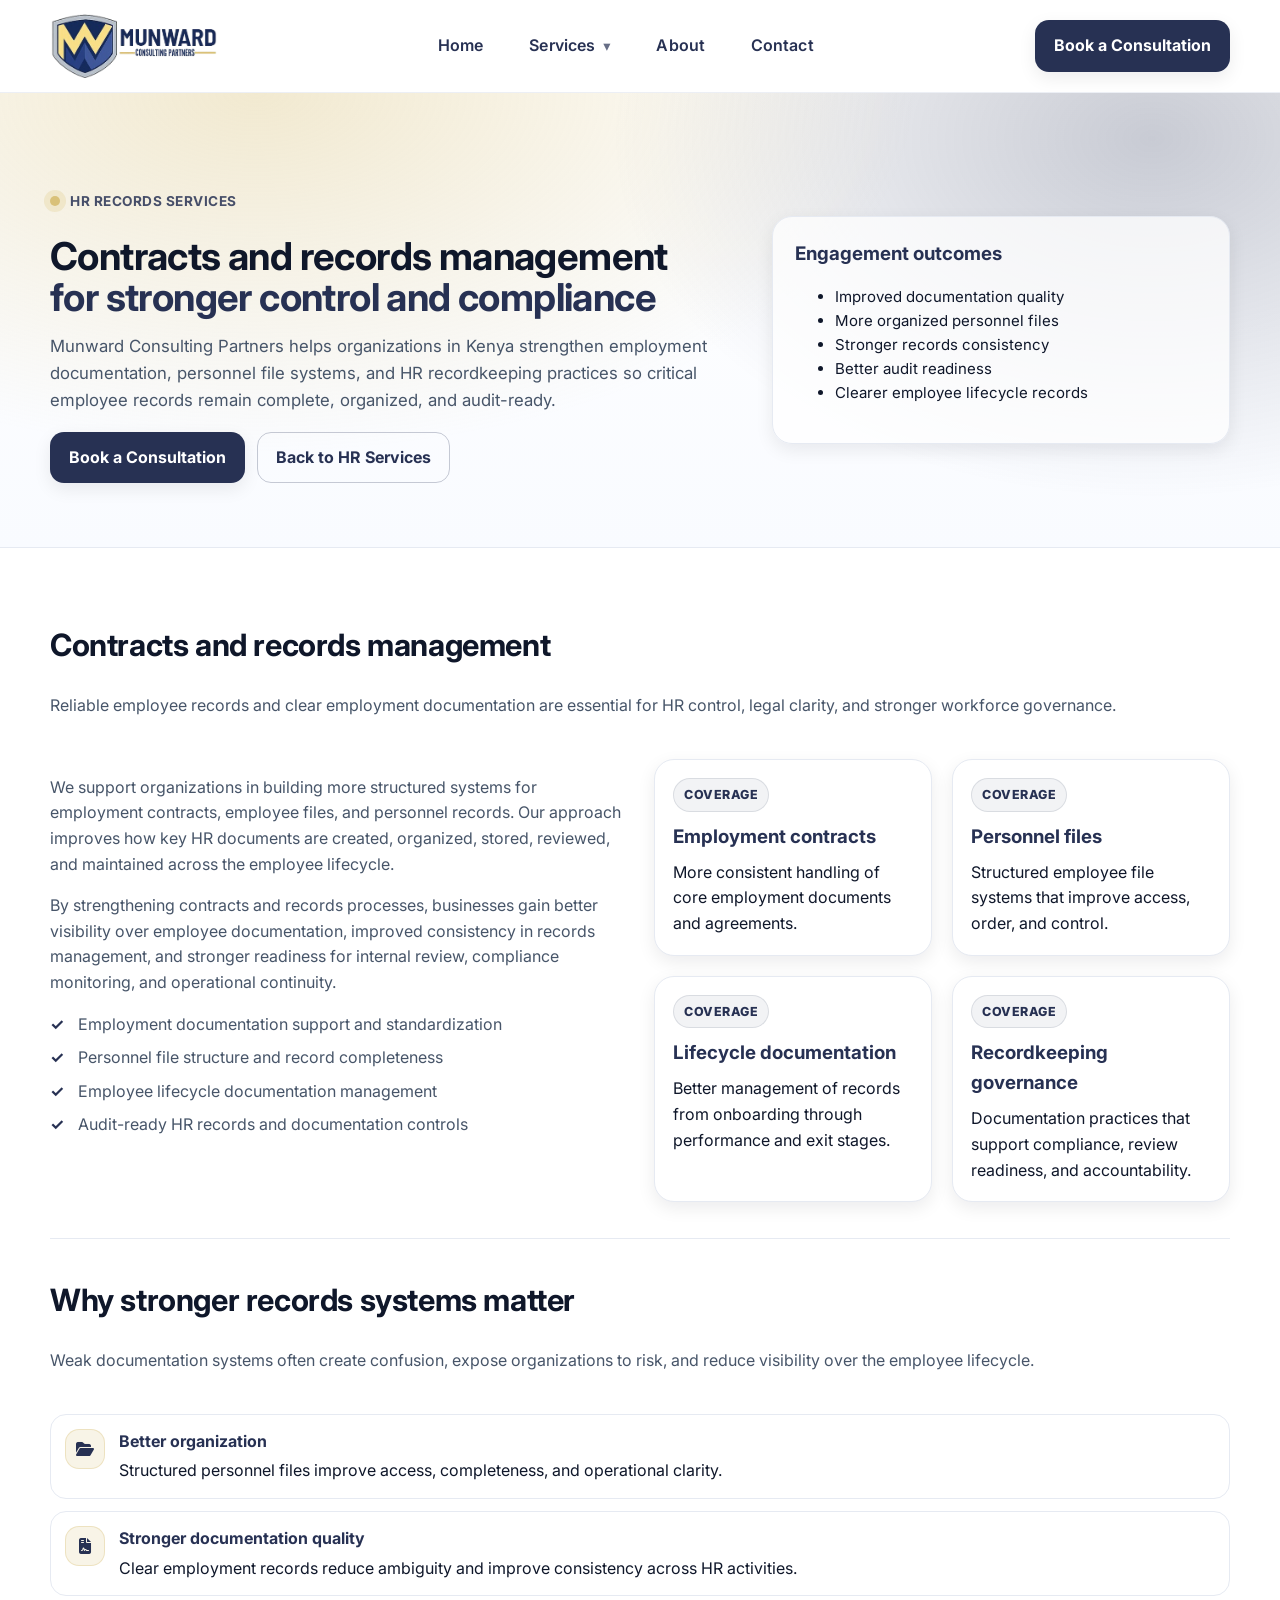
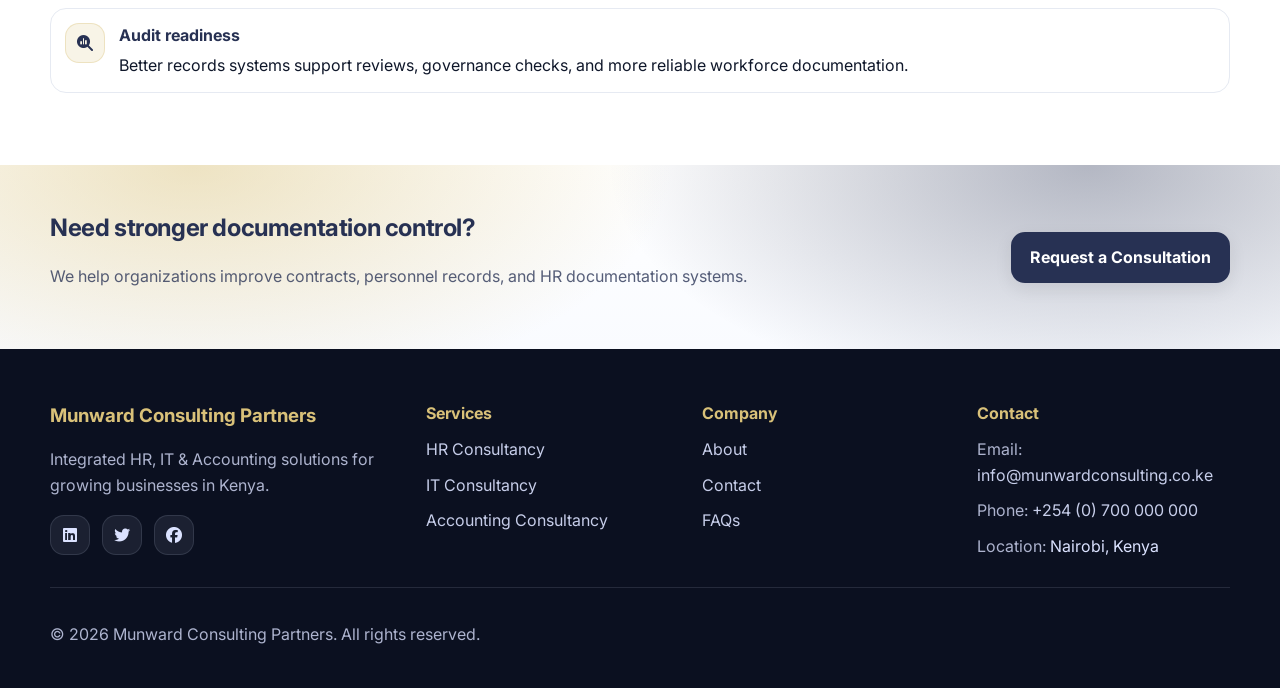
<file: hr/contracts-records.html>
<!DOCTYPE html>
<html lang="en" itemscope itemtype="http://schema.org/WebPage">
<head>
  <meta charset="UTF-8">
  <meta name="viewport" content="width=device-width, initial-scale=1.0">
  <meta name="theme-color" content="#273153">
  <link rel="preconnect" href="https://fonts.googleapis.com">
  <link rel="preconnect" href="https://fonts.gstatic.com" crossorigin>
  <link href="https://fonts.googleapis.com/css2?family=Inter:wght@400;500;600;700;800&family=Playfair+Display:wght@600;700&display=swap" rel="stylesheet">
  <link rel="stylesheet" href="../style.css">
  <link rel="icon" href="../logo_1.png">
  <link rel="apple-touch-icon" href="../logo_1.png">
  <link rel="stylesheet" href="https://cdnjs.cloudflare.com/ajax/libs/font-awesome/6.5.1/css/all.min.css" integrity="sha512-DTOQO9RWCH3ppGqcWaEA1BIZOC6xxalwEsw9c2QQeAIftl+Vegovlnee1c9QX4TctnWMn13TZye+giMm8e2LwA==" crossorigin="anonymous" referrerpolicy="no-referrer">

  <title>Contracts and Records Management Services in Kenya | Munward Consulting Partners</title>
  <meta name="description" content="Contracts and records management services in Kenya. Munward Consulting Partners helps organizations strengthen employment documentation, personnel file systems, and HR recordkeeping controls.">
  <link rel="canonical" href="https://www.munwardconsulting.co.ke/hr/contracts-records.html">
  <meta property="og:locale" content="en_KE">
  <meta property="og:type" content="website">
  <meta property="og:title" content="Contracts and Records Management Services in Kenya | Munward Consulting Partners">
  <meta property="og:description" content="Professional support for employment contracts, personnel records, and HR documentation systems in Kenya.">
  <meta property="og:image" content="../logo.png">
  <meta property="og:url" content="https://www.munwardconsulting.co.ke/hr/contracts-records.html">
  <meta property="og:site_name" content="Munward Consulting Partners">

  <script type="application/ld+json">
  {
    "@context": "https://schema.org",
    "@type": "Service",
    "name": "Contracts and Records Management Services",
    "serviceType": "Contracts and Records Management Services",
    "provider": {
      "@type": "Organization",
      "name": "Munward Consulting Partners",
      "url": "https://www.munwardconsulting.co.ke",
      "logo": "https://www.munwardconsulting.co.ke/logo.png"
    },
    "areaServed": {
      "@type": "Country",
      "name": "Kenya"
    },
    "description": "Contracts and records management services in Kenya. Munward Consulting Partners helps organizations strengthen employment documentation, personnel file systems, and HR recordkeeping controls."
  }
  </script>
</head>
<body>
<a class="skip-link" href="#main">Skip to content</a>

<header class="site-header" role="banner">
  <div class="container header-inner">
    <a class="brand" href="../index.html" aria-label="Munward Consulting Partners Home">
      <img src="../logo.png" alt="Munward Consulting Partners" class="brand-logo">
    </a>

    <button class="nav-toggle" type="button" aria-label="Open menu" aria-controls="primary-navigation" aria-expanded="false">
      <span></span><span></span><span></span>
    </button>

    <nav class="site-nav" aria-label="Primary">
      <ul id="primary-navigation" class="nav-links">
        <li><a href="../index.html" data-nav>Home</a></li>
        <li class="dropdown">
          <a href="#" class="dropdown-toggle" data-nav aria-haspopup="true" aria-expanded="false">Services</a>
          <ul class="dropdown-menu" role="menu">
            <li role="none"><a role="menuitem" href="../hr.html">HR Consultancy</a></li>
            <li role="none"><a role="menuitem" href="../it.html">IT Consultancy</a></li>
            <li role="none"><a role="menuitem" href="../accounting.html">Accounting Consultancy</a></li>
          </ul>
        </li>
        <li><a href="../about.html" data-nav>About</a></li>
        <li><a href="../contact.html" data-nav>Contact</a></li>
      </ul>
    </nav>

    <div class="header-cta">
      <a class="btn btn-primary" href="../contact.html">Book a Consultation</a>
    </div>
  </div>
</header>

<main id="main">
  <section class="hero hero-hr">
    <div class="container hero-inner">
      <div class="hero-copy reveal">
        <p class="eyebrow"><span class="dot"></span> HR Records Services</p>
        <h1>Contracts and records management<br><span class="accent">for stronger control and compliance</span></h1>
        <p class="lead">Munward Consulting Partners helps organizations in Kenya strengthen employment documentation, personnel file systems, and HR recordkeeping practices so critical employee records remain complete, organized, and audit-ready.</p>
        <div class="hero-actions">
          <a class="btn btn-primary" href="../contact.html">Book a Consultation</a>
          <a class="btn btn-ghost" href="../hr.html">Back to HR Services</a>
        </div>
      </div>
      <div class="hero-panel reveal">
        <div class="panel-card">
          <h3>Engagement outcomes</h3>
          <ul class="checklist">
            <li>Improved documentation quality</li>
<li>More organized personnel files</li>
<li>Stronger records consistency</li>
<li>Better audit readiness</li>
<li>Clearer employee lifecycle records</li>
          </ul>
        </div>
      </div>
    </div>
  </section>

  <section class="section">
    <div class="container">
      <div class="section-head reveal">
        <h2>Contracts and records management</h2>
        <p class="muted">Reliable employee records and clear employment documentation are essential for HR control, legal clarity, and stronger workforce governance.</p>
      </div>

      <div class="split">
        <div class="reveal">
          <p class="muted">We support organizations in building more structured systems for employment contracts, employee files, and personnel records. Our approach improves how key HR documents are created, organized, stored, reviewed, and maintained across the employee lifecycle.</p>
<p class="muted">By strengthening contracts and records processes, businesses gain better visibility over employee documentation, improved consistency in records management, and stronger readiness for internal review, compliance monitoring, and operational continuity.</p>

          <ul class="muted bullets-list">
            <li>Employment documentation support and standardization</li>
<li>Personnel file structure and record completeness</li>
<li>Employee lifecycle documentation management</li>
<li>Audit-ready HR records and documentation controls</li>
          </ul>
        </div>

        <div class="grid-2 reveal">
          <div class="feature">
            <div class="feature-top"><span class="badge">Coverage</span></div>
            <h3>Employment contracts</h3>
            <p>More consistent handling of core employment documents and agreements.</p>
          </div>
          <div class="feature">
            <div class="feature-top"><span class="badge">Coverage</span></div>
            <h3>Personnel files</h3>
            <p>Structured employee file systems that improve access, order, and control.</p>
          </div>
          <div class="feature">
            <div class="feature-top"><span class="badge">Coverage</span></div>
            <h3>Lifecycle documentation</h3>
            <p>Better management of records from onboarding through performance and exit stages.</p>
          </div>
          <div class="feature">
            <div class="feature-top"><span class="badge">Coverage</span></div>
            <h3>Recordkeeping governance</h3>
            <p>Documentation practices that support compliance, review readiness, and accountability.</p>
          </div>
        </div>
      </div>

      <hr class="divider">

      <div class="section-head reveal">
        <h2>Why stronger records systems matter</h2>
        <p class="muted">Weak documentation systems often create confusion, expose organizations to risk, and reduce visibility over the employee lifecycle.</p>
      </div>

      <div class="bullets reveal">
        <div class="bullet">
          <i class="fa-solid fa-folder-open"></i>
          <div>
            <h4>Better organization</h4>
            <p>Structured personnel files improve access, completeness, and operational clarity.</p>
          </div>
        </div>
        <div class="bullet">
          <i class="fa-solid fa-file-contract"></i>
          <div>
            <h4>Stronger documentation quality</h4>
            <p>Clear employment records reduce ambiguity and improve consistency across HR activities.</p>
          </div>
        </div>
        <div class="bullet">
          <i class="fa-solid fa-magnifying-glass-chart"></i>
          <div>
            <h4>Audit readiness</h4>
            <p>Better records systems support reviews, governance checks, and more reliable workforce documentation.</p>
          </div>
        </div>
      </div>
    </div>
  </section>

  <section class="cta-band">
    <div class="container cta-inner reveal">
      <div>
        <h2>Need stronger documentation control?</h2>
        <p class="muted">We help organizations improve contracts, personnel records, and HR documentation systems.</p>
      </div>
      <a class="btn btn-primary" href="../contact.html">Request a Consultation</a>
    </div>
  </section>
</main>

<footer class="site-footer">
  <div class="container footer-grid">
    <div>
      <h3>Munward Consulting Partners</h3>
      <p class="muted">Integrated HR, IT & Accounting solutions for growing businesses in Kenya.</p>
      <div class="social-links">
        <a href="#" aria-label="LinkedIn"><i class="fab fa-linkedin"></i></a>
        <a href="#" aria-label="X / Twitter"><i class="fab fa-twitter"></i></a>
        <a href="#" aria-label="Facebook"><i class="fab fa-facebook"></i></a>
      </div>
    </div>

    <div>
      <h4>Services</h4>
      <ul class="footer-links">
        <li><a href="../hr.html">HR Consultancy</a></li>
        <li><a href="../it.html">IT Consultancy</a></li>
        <li><a href="../accounting.html">Accounting Consultancy</a></li>
      </ul>
    </div>

    <div>
      <h4>Company</h4>
      <ul class="footer-links">
        <li><a href="../about.html">About</a></li>
        <li><a href="../contact.html">Contact</a></li>
        <li><a href="../index.html/#faq">FAQs</a></li>
      </ul>
    </div>

    <div>
      <h4>Contact</h4>
      <ul class="footer-links">
        <li><span class="muted">Email:</span> <a href="mailto:info@munwardconsulting.co.ke">info@munwardconsulting.co.ke</a></li>
        <li><span class="muted">Phone:</span> <a href="tel:+254700000000">+254 (0) 700 000 000</a></li>
        <li><span class="muted">Location:</span> Nairobi, Kenya</li>
      </ul>
    </div>
  </div>

  <div class="container footer-bottom">
    <p class="muted">© <span id="current-year"></span> Munward Consulting Partners. All rights reserved.</p>
  </div>
</footer>

<script src="../script.js" defer></script>
</body>
</html>
</file>
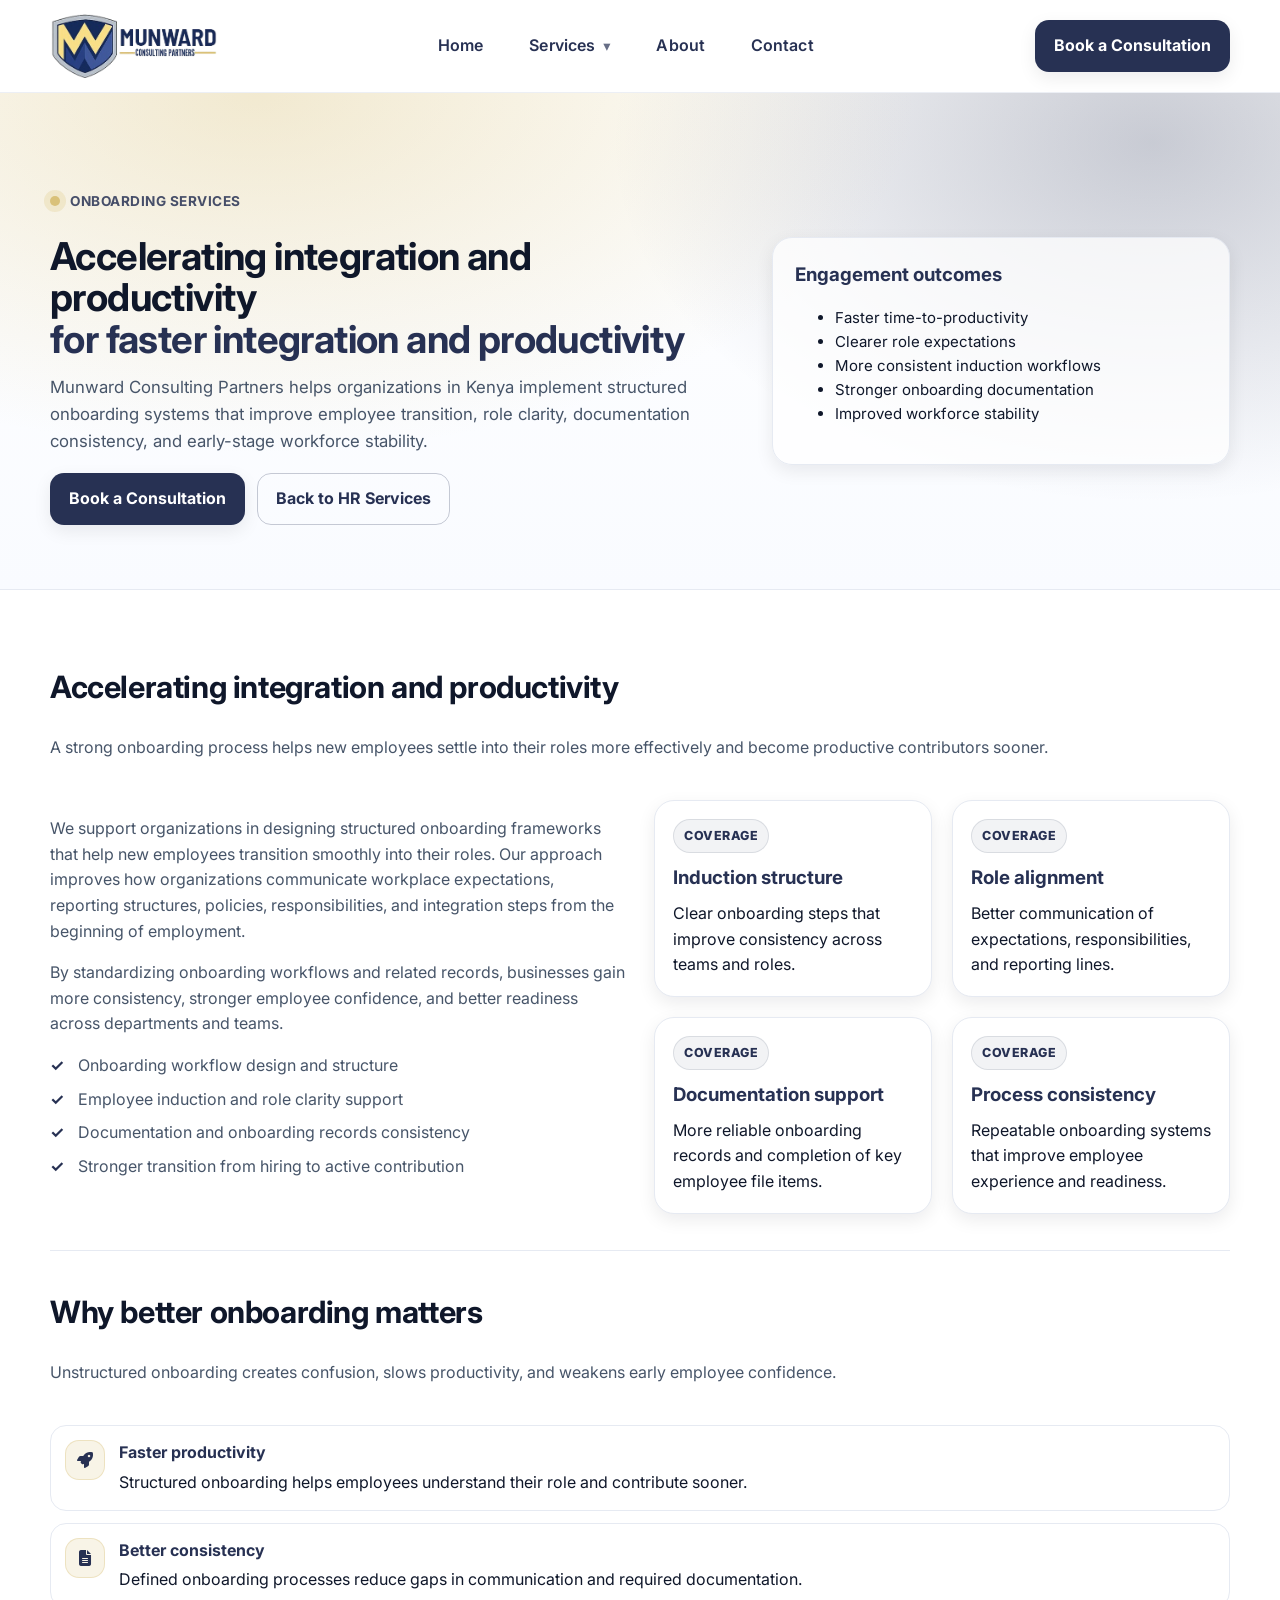
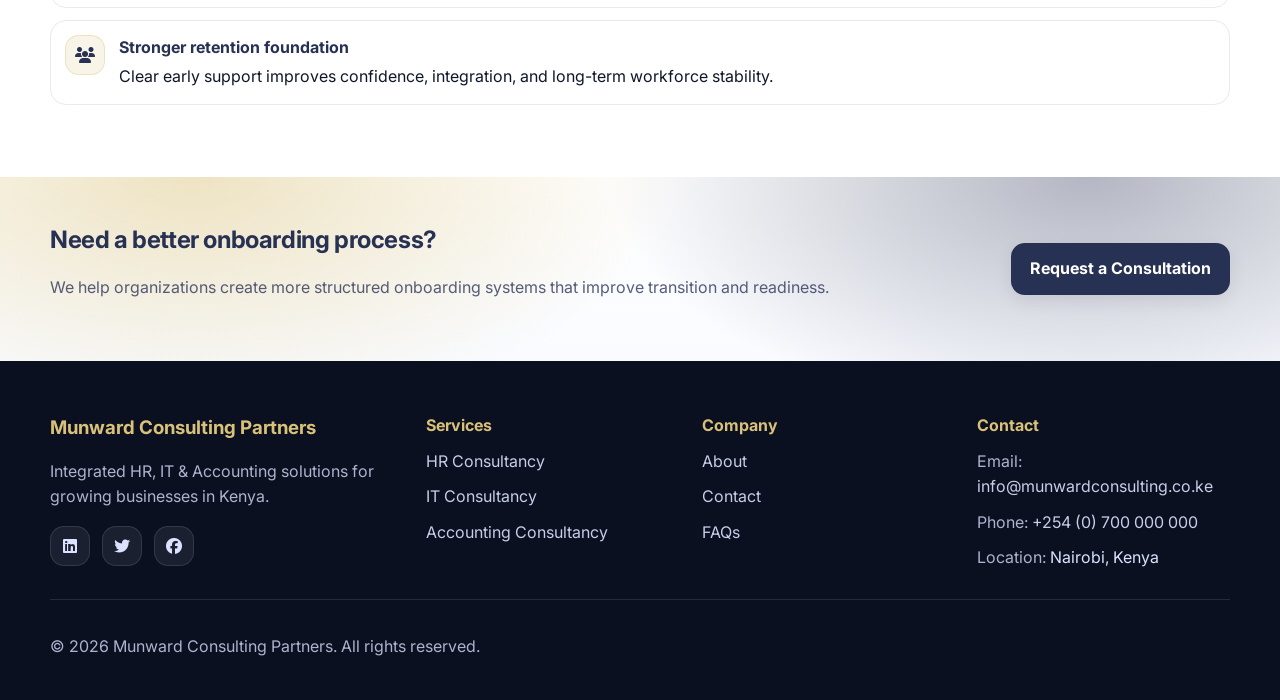
<file: hr/employee-onboarding.html>
<!DOCTYPE html>
<html lang="en" itemscope itemtype="http://schema.org/WebPage">
<head>
  <meta charset="UTF-8">
  <meta name="viewport" content="width=device-width, initial-scale=1.0">
  <meta name="theme-color" content="#273153">
  <link rel="preconnect" href="https://fonts.googleapis.com">
  <link rel="preconnect" href="https://fonts.gstatic.com" crossorigin>
  <link href="https://fonts.googleapis.com/css2?family=Inter:wght@400;500;600;700;800&family=Playfair+Display:wght@600;700&display=swap" rel="stylesheet">
  <link rel="stylesheet" href="../style.css">
  <link rel="icon" href="../logo_1.png">
  <link rel="apple-touch-icon" href="../logo_1.png">
  <link rel="stylesheet" href="https://cdnjs.cloudflare.com/ajax/libs/font-awesome/6.5.1/css/all.min.css" integrity="sha512-DTOQO9RWCH3ppGqcWaEA1BIZOC6xxalwEsw9c2QQeAIftl+Vegovlnee1c9QX4TctnWMn13TZye+giMm8e2LwA==" crossorigin="anonymous" referrerpolicy="no-referrer">

  <title>Employee Onboarding Services in Kenya | Munward Consulting Partners</title>
  <meta name="description" content="Employee onboarding services in Kenya. Munward Consulting Partners helps organizations implement structured onboarding systems that improve employee integration, role clarity, and time-to-productivity.">
  <link rel="canonical" href="https://www.munwardconsulting.co.ke/hr/employee-onboarding.html">
  <meta property="og:locale" content="en_KE">
  <meta property="og:type" content="website">
  <meta property="og:title" content="Employee Onboarding Services in Kenya | Munward Consulting Partners">
  <meta property="og:description" content="Structured onboarding support for organizations in Kenya to improve employee transition, consistency, and workforce stability.">
  <meta property="og:image" content="../logo.png">
  <meta property="og:url" content="https://www.munwardconsulting.co.ke/hr/employee-onboarding.html">
  <meta property="og:site_name" content="Munward Consulting Partners">

  <script type="application/ld+json">
  {
    "@context": "https://schema.org",
    "@type": "Service",
    "name": "Employee Onboarding Services",
    "serviceType": "Employee Onboarding Services",
    "provider": {
      "@type": "Organization",
      "name": "Munward Consulting Partners",
      "url": "https://www.munwardconsulting.co.ke",
      "logo": "https://www.munwardconsulting.co.ke/logo.png"
    },
    "areaServed": {
      "@type": "Country",
      "name": "Kenya"
    },
    "description": "Employee onboarding services in Kenya. Munward Consulting Partners helps organizations implement structured onboarding systems that improve employee integration, role clarity, and time-to-productivity."
  }
  </script>
</head>
<body>
<a class="skip-link" href="#main">Skip to content</a>

<header class="site-header" role="banner">
  <div class="container header-inner">
    <a class="brand" href="../index.html" aria-label="Munward Consulting Partners Home">
      <img src="../logo.png" alt="Munward Consulting Partners" class="brand-logo">
    </a>

    <button class="nav-toggle" type="button" aria-label="Open menu" aria-controls="primary-navigation" aria-expanded="false">
      <span></span><span></span><span></span>
    </button>

    <nav class="site-nav" aria-label="Primary">
      <ul id="primary-navigation" class="nav-links">
        <li><a href="../index.html" data-nav>Home</a></li>
        <li class="dropdown">
          <a href="#" class="dropdown-toggle" data-nav aria-haspopup="true" aria-expanded="false">Services</a>
          <ul class="dropdown-menu" role="menu">
            <li role="none"><a role="menuitem" href="../hr.html">HR Consultancy</a></li>
            <li role="none"><a role="menuitem" href="../it.html">IT Consultancy</a></li>
            <li role="none"><a role="menuitem" href="../accounting.html">Accounting Consultancy</a></li>
          </ul>
        </li>
        <li><a href="../about.html" data-nav>About</a></li>
        <li><a href="../contact.html" data-nav>Contact</a></li>
      </ul>
    </nav>

    <div class="header-cta">
      <a class="btn btn-primary" href="../contact.html">Book a Consultation</a>
    </div>
  </div>
</header>

<main id="main">
  <section class="hero hero-hr">
    <div class="container hero-inner">
      <div class="hero-copy reveal">
        <p class="eyebrow"><span class="dot"></span> Onboarding Services</p>
        <h1>Accelerating integration and productivity<br><span class="accent">for faster integration and productivity</span></h1>
        <p class="lead">Munward Consulting Partners helps organizations in Kenya implement structured onboarding systems that improve employee transition, role clarity, documentation consistency, and early-stage workforce stability.</p>
        <div class="hero-actions">
          <a class="btn btn-primary" href="../contact.html">Book a Consultation</a>
          <a class="btn btn-ghost" href="../hr.html">Back to HR Services</a>
        </div>
      </div>
      <div class="hero-panel reveal">
        <div class="panel-card">
          <h3>Engagement outcomes</h3>
          <ul class="checklist">
            <li>Faster time-to-productivity</li>
<li>Clearer role expectations</li>
<li>More consistent induction workflows</li>
<li>Stronger onboarding documentation</li>
<li>Improved workforce stability</li>
          </ul>
        </div>
      </div>
    </div>
  </section>

  <section class="section">
    <div class="container">
      <div class="section-head reveal">
        <h2>Accelerating integration and productivity</h2>
        <p class="muted">A strong onboarding process helps new employees settle into their roles more effectively and become productive contributors sooner.</p>
      </div>

      <div class="split">
        <div class="reveal">
          <p class="muted">We support organizations in designing structured onboarding frameworks that help new employees transition smoothly into their roles. Our approach improves how organizations communicate workplace expectations, reporting structures, policies, responsibilities, and integration steps from the beginning of employment.</p>
<p class="muted">By standardizing onboarding workflows and related records, businesses gain more consistency, stronger employee confidence, and better readiness across departments and teams.</p>

          <ul class="muted bullets-list">
            <li>Onboarding workflow design and structure</li>
<li>Employee induction and role clarity support</li>
<li>Documentation and onboarding records consistency</li>
<li>Stronger transition from hiring to active contribution</li>
          </ul>
        </div>

        <div class="grid-2 reveal">
          <div class="feature">
            <div class="feature-top"><span class="badge">Coverage</span></div>
            <h3>Induction structure</h3>
            <p>Clear onboarding steps that improve consistency across teams and roles.</p>
          </div>
          <div class="feature">
            <div class="feature-top"><span class="badge">Coverage</span></div>
            <h3>Role alignment</h3>
            <p>Better communication of expectations, responsibilities, and reporting lines.</p>
          </div>
          <div class="feature">
            <div class="feature-top"><span class="badge">Coverage</span></div>
            <h3>Documentation support</h3>
            <p>More reliable onboarding records and completion of key employee file items.</p>
          </div>
          <div class="feature">
            <div class="feature-top"><span class="badge">Coverage</span></div>
            <h3>Process consistency</h3>
            <p>Repeatable onboarding systems that improve employee experience and readiness.</p>
          </div>
        </div>
      </div>

      <hr class="divider">

      <div class="section-head reveal">
        <h2>Why better onboarding matters</h2>
        <p class="muted">Unstructured onboarding creates confusion, slows productivity, and weakens early employee confidence.</p>
      </div>

      <div class="bullets reveal">
        <div class="bullet">
          <i class="fa-solid fa-rocket"></i>
          <div>
            <h4>Faster productivity</h4>
            <p>Structured onboarding helps employees understand their role and contribute sooner.</p>
          </div>
        </div>
        <div class="bullet">
          <i class="fa-solid fa-file-lines"></i>
          <div>
            <h4>Better consistency</h4>
            <p>Defined onboarding processes reduce gaps in communication and required documentation.</p>
          </div>
        </div>
        <div class="bullet">
          <i class="fa-solid fa-users"></i>
          <div>
            <h4>Stronger retention foundation</h4>
            <p>Clear early support improves confidence, integration, and long-term workforce stability.</p>
          </div>
        </div>
      </div>
    </div>
  </section>

  <section class="cta-band">
    <div class="container cta-inner reveal">
      <div>
        <h2>Need a better onboarding process?</h2>
        <p class="muted">We help organizations create more structured onboarding systems that improve transition and readiness.</p>
      </div>
      <a class="btn btn-primary" href="../contact.html">Request a Consultation</a>
    </div>
  </section>
</main>

<footer class="site-footer">
  <div class="container footer-grid">
    <div>
      <h3>Munward Consulting Partners</h3>
      <p class="muted">Integrated HR, IT & Accounting solutions for growing businesses in Kenya.</p>
      <div class="social-links">
        <a href="#" aria-label="LinkedIn"><i class="fab fa-linkedin"></i></a>
        <a href="#" aria-label="X / Twitter"><i class="fab fa-twitter"></i></a>
        <a href="#" aria-label="Facebook"><i class="fab fa-facebook"></i></a>
      </div>
    </div>

    <div>
      <h4>Services</h4>
      <ul class="footer-links">
        <li><a href="../hr.html">HR Consultancy</a></li>
        <li><a href="../it.html">IT Consultancy</a></li>
        <li><a href="../accounting.html">Accounting Consultancy</a></li>
      </ul>
    </div>

    <div>
      <h4>Company</h4>
      <ul class="footer-links">
        <li><a href="../about.html">About</a></li>
        <li><a href="../contact.html">Contact</a></li>
        <li><a href="../index.html/#faq">FAQs</a></li>
      </ul>
    </div>

    <div>
      <h4>Contact</h4>
      <ul class="footer-links">
        <li><span class="muted">Email:</span> <a href="mailto:info@munwardconsulting.co.ke">info@munwardconsulting.co.ke</a></li>
        <li><span class="muted">Phone:</span> <a href="tel:+254700000000">+254 (0) 700 000 000</a></li>
        <li><span class="muted">Location:</span> Nairobi, Kenya</li>
      </ul>
    </div>
  </div>

  <div class="container footer-bottom">
    <p class="muted">© <span id="current-year"></span> Munward Consulting Partners. All rights reserved.</p>
  </div>
</footer>

<script src="../script.js" defer></script>
</body>
</html>
</file>
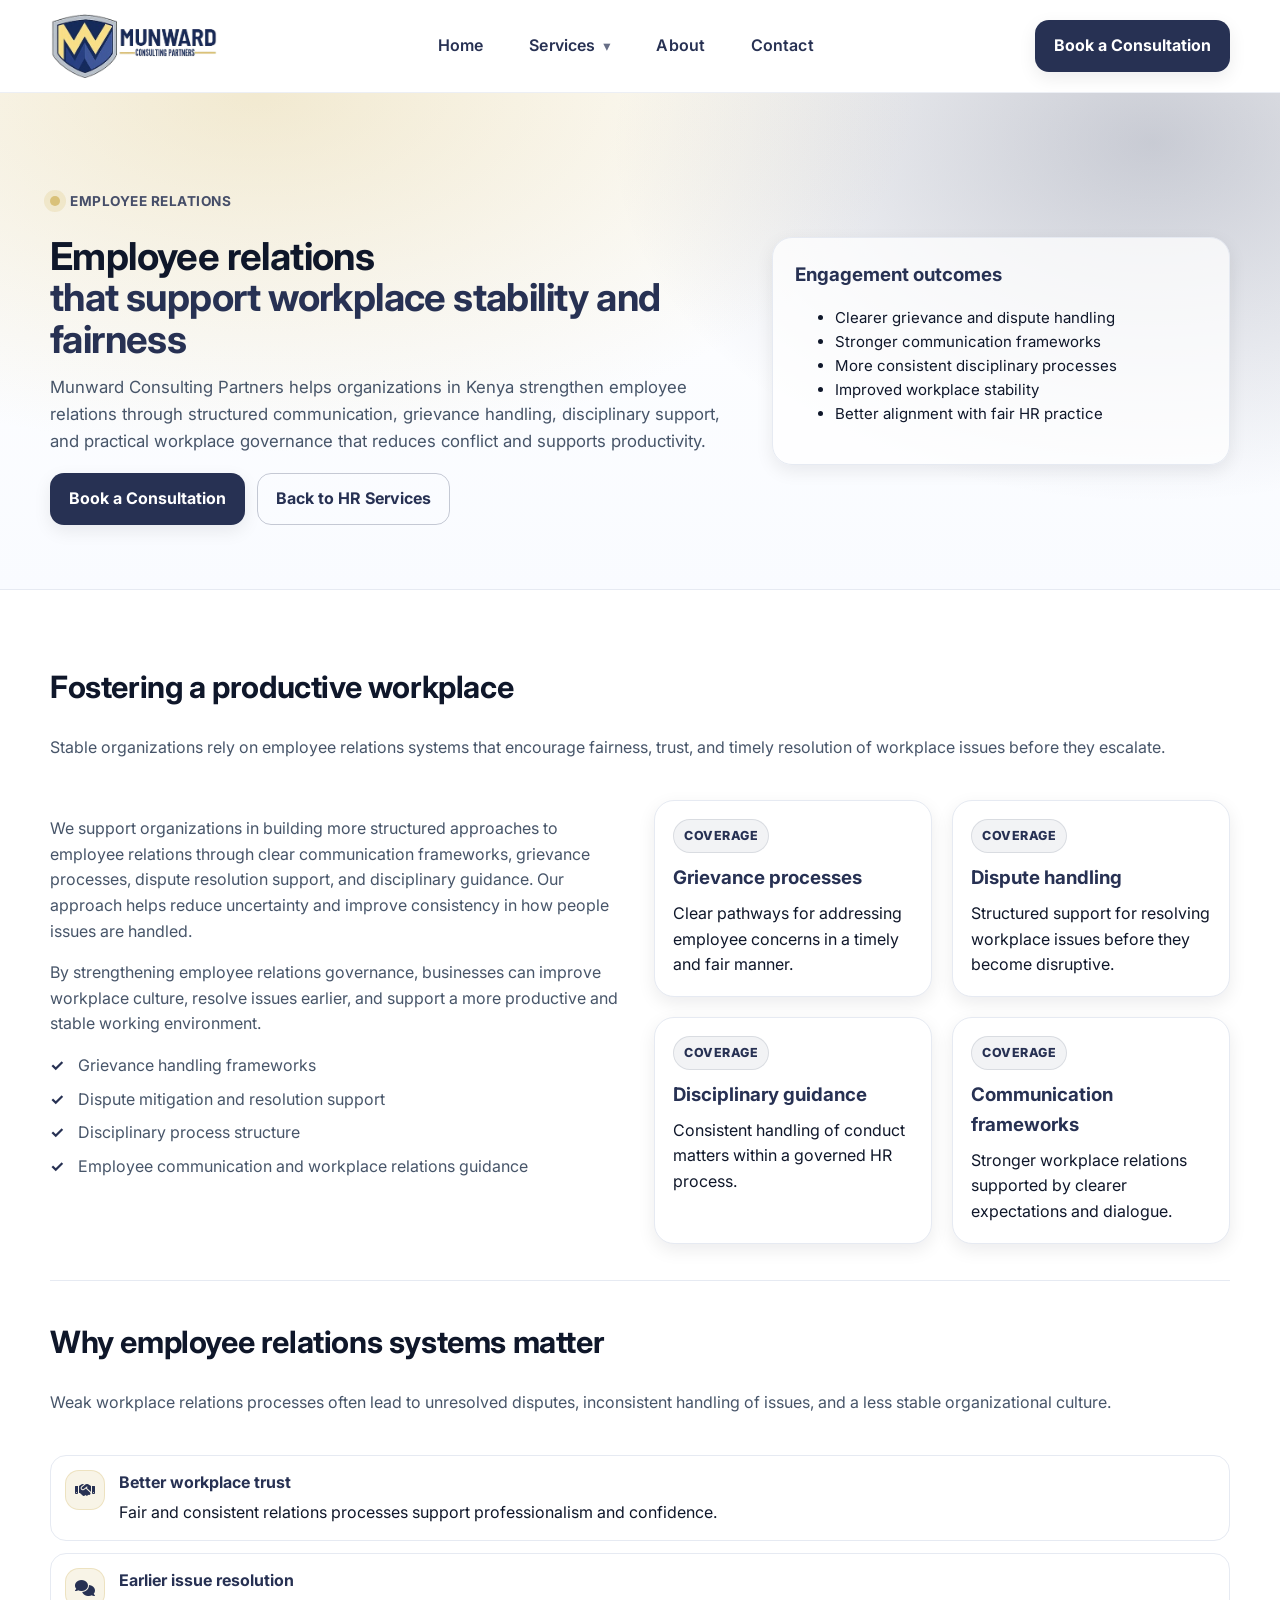
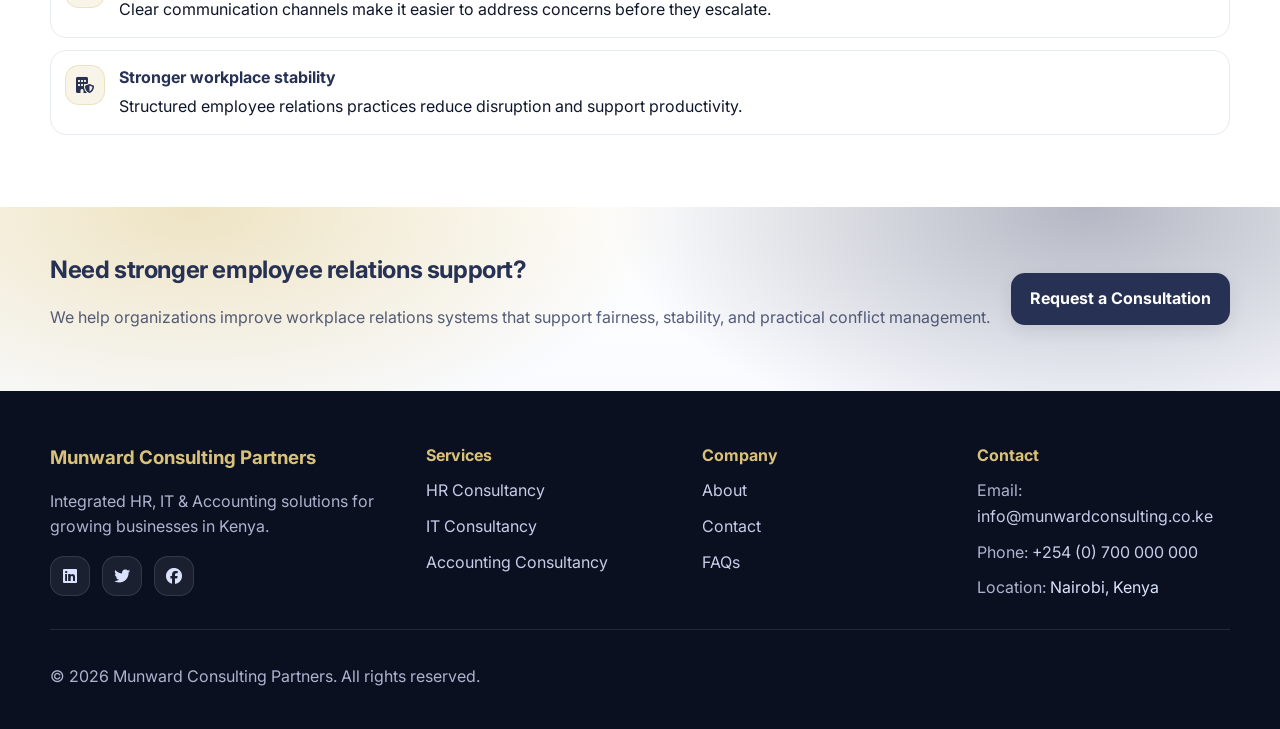
<file: hr/employee-relations.html>
<!DOCTYPE html>
<html lang="en" itemscope itemtype="http://schema.org/WebPage">
<head>
  <meta charset="UTF-8">
  <meta name="viewport" content="width=device-width, initial-scale=1.0">
  <meta name="theme-color" content="#273153">
  <link rel="preconnect" href="https://fonts.googleapis.com">
  <link rel="preconnect" href="https://fonts.gstatic.com" crossorigin>
  <link href="https://fonts.googleapis.com/css2?family=Inter:wght@400;500;600;700;800&family=Playfair+Display:wght@600;700&display=swap" rel="stylesheet">
  <link rel="stylesheet" href="../style.css">
  <link rel="icon" href="../logo_1.png">
  <link rel="apple-touch-icon" href="../logo_1.png">
  <link rel="stylesheet" href="https://cdnjs.cloudflare.com/ajax/libs/font-awesome/6.5.1/css/all.min.css" integrity="sha512-DTOQO9RWCH3ppGqcWaEA1BIZOC6xxalwEsw9c2QQeAIftl+Vegovlnee1c9QX4TctnWMn13TZye+giMm8e2LwA==" crossorigin="anonymous" referrerpolicy="no-referrer">

  <title>Employee Relations Services in Kenya | Munward Consulting Partners</title>
  <meta name="description" content="Employee relations services in Kenya. Munward Consulting Partners helps organizations manage workplace relations, grievances, disciplinary matters, and communication frameworks that support stability and fairness.">
  <link rel="canonical" href="https://www.munwardconsulting.co.ke/hr/employee-relations.html">
  <meta property="og:locale" content="en_KE">
  <meta property="og:type" content="website">
  <meta property="og:title" content="Employee Relations Services in Kenya | Munward Consulting Partners">
  <meta property="og:description" content="Employee relations support in Kenya to improve workplace stability, grievance handling, and conflict management within a fair HR framework.">
  <meta property="og:image" content="../logo.png">
  <meta property="og:url" content="https://www.munwardconsulting.co.ke/hr/employee-relations.html">
  <meta property="og:site_name" content="Munward Consulting Partners">

  <script type="application/ld+json">
  {
    "@context": "https://schema.org",
    "@type": "Service",
    "name": "Employee Relations Services",
    "serviceType": "Employee Relations",
    "provider": {
      "@type": "Organization",
      "name": "Munward Consulting Partners",
      "url": "https://www.munwardconsulting.co.ke",
      "logo": "https://www.munwardconsulting.co.ke/logo.png"
    },
    "areaServed": {
      "@type": "Country",
      "name": "Kenya"
    },
    "description": "Employee relations services in Kenya including grievance handling, dispute mitigation, disciplinary process structure, and workplace communication support."
  }
  </script>
</head>
<body>
<a class="skip-link" href="#main">Skip to content</a>

<header class="site-header" role="banner">
  <div class="container header-inner">
    <a class="brand" href="../index.html" aria-label="Munward Consulting Partners Home">
      <img src="../logo.png" alt="Munward Consulting Partners" class="brand-logo">
    </a>

    <button class="nav-toggle" type="button" aria-label="Open menu" aria-controls="primary-navigation" aria-expanded="false">
      <span></span><span></span><span></span>
    </button>

    <nav class="site-nav" aria-label="Primary">
      <ul id="primary-navigation" class="nav-links">
        <li><a href="../index.html" data-nav>Home</a></li>
        <li class="dropdown">
          <a href="#" class="dropdown-toggle" data-nav aria-haspopup="true" aria-expanded="false">Services</a>
          <ul class="dropdown-menu" role="menu">
            <li role="none"><a role="menuitem" href="../hr.html">HR Consultancy</a></li>
            <li role="none"><a role="menuitem" href="../it.html">IT Consultancy</a></li>
            <li role="none"><a role="menuitem" href="../accounting.html">Accounting Consultancy</a></li>
          </ul>
        </li>
        <li><a href="../about.html" data-nav>About</a></li>
        <li><a href="../contact.html" data-nav>Contact</a></li>
      </ul>
    </nav>

    <div class="header-cta">
      <a class="btn btn-primary" href="../contact.html">Book a Consultation</a>
    </div>
  </div>
</header>

<main id="main">
  <section class="hero hero-hr">
    <div class="container hero-inner">
      <div class="hero-copy reveal">
        <p class="eyebrow"><span class="dot"></span> Employee Relations</p>
        <h1>Employee relations<br><span class="accent">that support workplace stability and fairness</span></h1>
        <p class="lead">Munward Consulting Partners helps organizations in Kenya strengthen employee relations through structured communication, grievance handling, disciplinary support, and practical workplace governance that reduces conflict and supports productivity.</p>
        <div class="hero-actions">
          <a class="btn btn-primary" href="../contact.html">Book a Consultation</a>
          <a class="btn btn-ghost" href="../hr.html">Back to HR Services</a>
        </div>
      </div>
      <div class="hero-panel reveal">
        <div class="panel-card">
          <h3>Engagement outcomes</h3>
          <ul class="checklist">
            <li>Clearer grievance and dispute handling</li>
            <li>Stronger communication frameworks</li>
            <li>More consistent disciplinary processes</li>
            <li>Improved workplace stability</li>
            <li>Better alignment with fair HR practice</li>
          </ul>
        </div>
      </div>
    </div>
  </section>

  <section class="section">
    <div class="container">
      <div class="section-head reveal">
        <h2>Fostering a productive workplace</h2>
        <p class="muted">Stable organizations rely on employee relations systems that encourage fairness, trust, and timely resolution of workplace issues before they escalate.</p>
      </div>

      <div class="split">
        <div class="reveal">
          <p class="muted">We support organizations in building more structured approaches to employee relations through clear communication frameworks, grievance processes, dispute resolution support, and disciplinary guidance. Our approach helps reduce uncertainty and improve consistency in how people issues are handled.</p>
          <p class="muted">By strengthening employee relations governance, businesses can improve workplace culture, resolve issues earlier, and support a more productive and stable working environment.</p>

          <ul class="muted bullets-list">
            <li>Grievance handling frameworks</li>
            <li>Dispute mitigation and resolution support</li>
            <li>Disciplinary process structure</li>
            <li>Employee communication and workplace relations guidance</li>
          </ul>
        </div>

        <div class="grid-2 reveal">
          <div class="feature">
            <div class="feature-top"><span class="badge">Coverage</span></div>
            <h3>Grievance processes</h3>
            <p>Clear pathways for addressing employee concerns in a timely and fair manner.</p>
          </div>
          <div class="feature">
            <div class="feature-top"><span class="badge">Coverage</span></div>
            <h3>Dispute handling</h3>
            <p>Structured support for resolving workplace issues before they become disruptive.</p>
          </div>
          <div class="feature">
            <div class="feature-top"><span class="badge">Coverage</span></div>
            <h3>Disciplinary guidance</h3>
            <p>Consistent handling of conduct matters within a governed HR process.</p>
          </div>
          <div class="feature">
            <div class="feature-top"><span class="badge">Coverage</span></div>
            <h3>Communication frameworks</h3>
            <p>Stronger workplace relations supported by clearer expectations and dialogue.</p>
          </div>
        </div>
      </div>

      <hr class="divider">

      <div class="section-head reveal">
        <h2>Why employee relations systems matter</h2>
        <p class="muted">Weak workplace relations processes often lead to unresolved disputes, inconsistent handling of issues, and a less stable organizational culture.</p>
      </div>

      <div class="bullets reveal">
        <div class="bullet">
          <i class="fa-solid fa-handshake"></i>
          <div>
            <h4>Better workplace trust</h4>
            <p>Fair and consistent relations processes support professionalism and confidence.</p>
          </div>
        </div>
        <div class="bullet">
          <i class="fa-solid fa-comments"></i>
          <div>
            <h4>Earlier issue resolution</h4>
            <p>Clear communication channels make it easier to address concerns before they escalate.</p>
          </div>
        </div>
        <div class="bullet">
          <i class="fa-solid fa-building-shield"></i>
          <div>
            <h4>Stronger workplace stability</h4>
            <p>Structured employee relations practices reduce disruption and support productivity.</p>
          </div>
        </div>
      </div>
    </div>
  </section>

  <section class="cta-band">
    <div class="container cta-inner reveal">
      <div>
        <h2>Need stronger employee relations support?</h2>
        <p class="muted">We help organizations improve workplace relations systems that support fairness, stability, and practical conflict management.</p>
      </div>
      <a class="btn btn-primary" href="../contact.html">Request a Consultation</a>
    </div>
  </section>
</main>

<footer class="site-footer">
  <div class="container footer-grid">
    <div>
      <h3>Munward Consulting Partners</h3>
      <p class="muted">Integrated HR, IT & Accounting solutions for growing businesses in Kenya.</p>
      <div class="social-links">
        <a href="#" aria-label="LinkedIn"><i class="fab fa-linkedin"></i></a>
        <a href="#" aria-label="X / Twitter"><i class="fab fa-twitter"></i></a>
        <a href="#" aria-label="Facebook"><i class="fab fa-facebook"></i></a>
      </div>
    </div>

    <div>
      <h4>Services</h4>
      <ul class="footer-links">
        <li><a href="../hr.html">HR Consultancy</a></li>
        <li><a href="../it.html">IT Consultancy</a></li>
        <li><a href="../accounting.html">Accounting Consultancy</a></li>
      </ul>
    </div>

    <div>
      <h4>Company</h4>
      <ul class="footer-links">
        <li><a href="../about.html">About</a></li>
        <li><a href="../contact.html">Contact</a></li>
        <li><a href="../index.html/#faq">FAQs</a></li>
      </ul>
    </div>

    <div>
      <h4>Contact</h4>
      <ul class="footer-links">
        <li><span class="muted">Email:</span> <a href="mailto:info@munwardconsulting.co.ke">info@munwardconsulting.co.ke</a></li>
        <li><span class="muted">Phone:</span> <a href="tel:+254700000000">+254 (0) 700 000 000</a></li>
        <li><span class="muted">Location:</span> Nairobi, Kenya</li>
      </ul>
    </div>
  </div>

  <div class="container footer-bottom">
    <p class="muted">© <span id="current-year"></span> Munward Consulting Partners. All rights reserved.</p>
  </div>
</footer>

<script src="../script.js" defer></script>
</body>
</html>
</file>
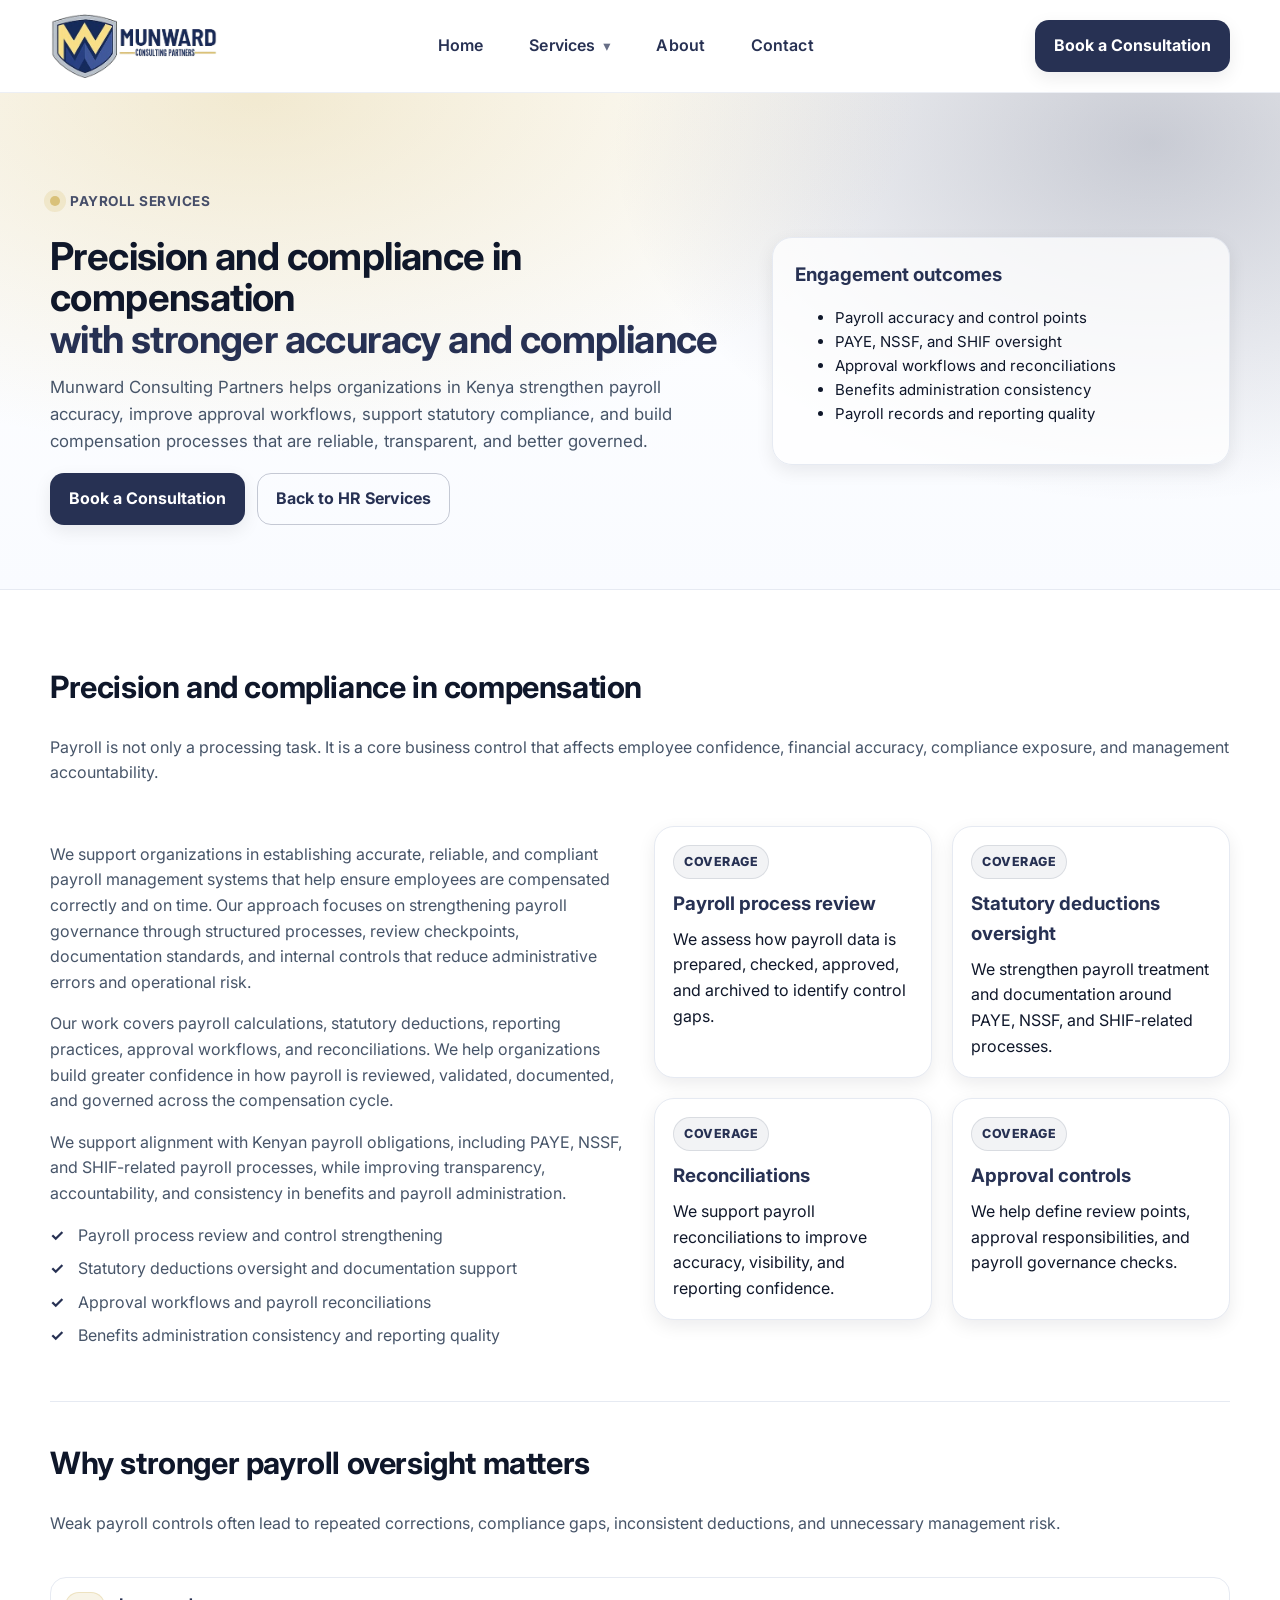
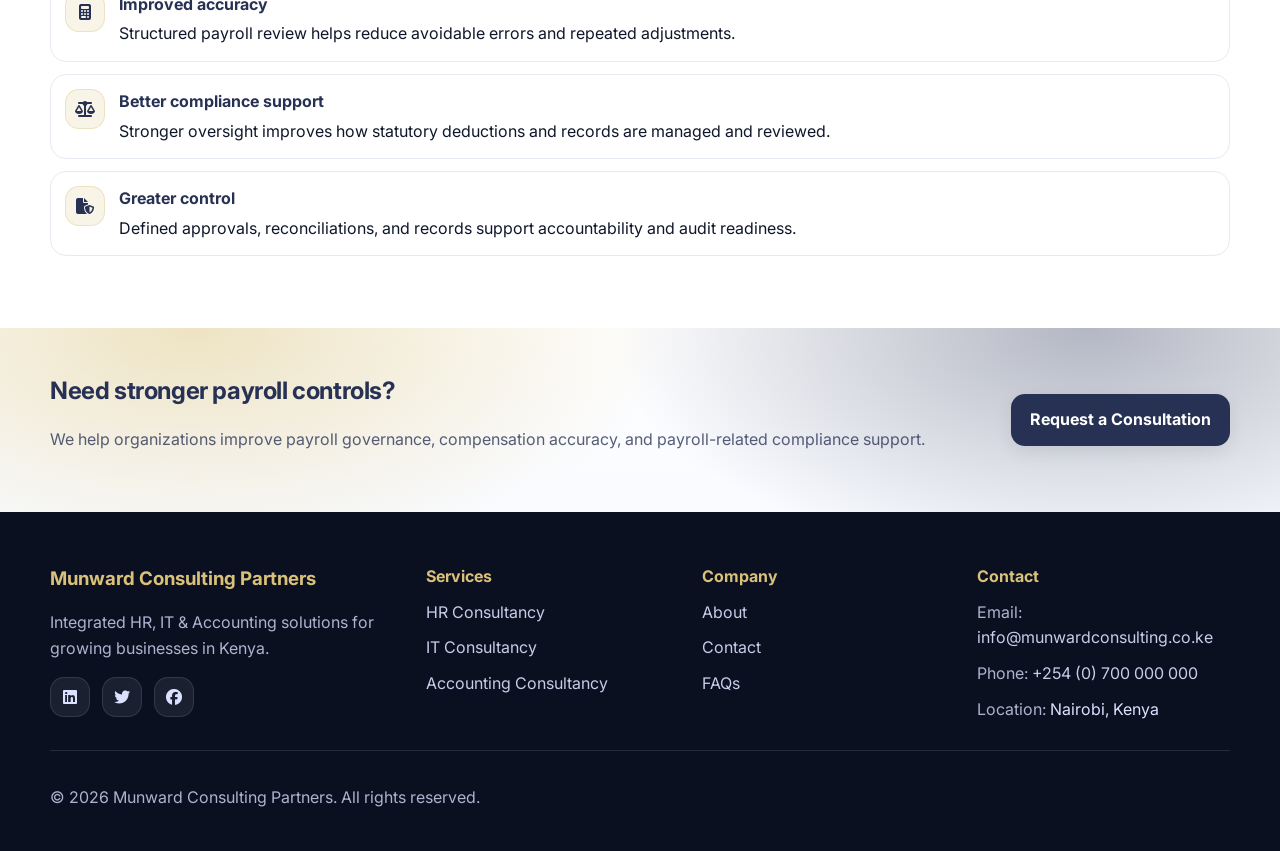
<file: hr/payroll-benefits-oversight.html>
<!DOCTYPE html>
<html lang="en" itemscope itemtype="http://schema.org/WebPage">
<head>
  <meta charset="UTF-8">
  <meta name="viewport" content="width=device-width, initial-scale=1.0">
  <meta name="theme-color" content="#273153">
  <link rel="preconnect" href="https://fonts.googleapis.com">
  <link rel="preconnect" href="https://fonts.gstatic.com" crossorigin>
  <link href="https://fonts.googleapis.com/css2?family=Inter:wght@400;500;600;700;800&family=Playfair+Display:wght@600;700&display=swap" rel="stylesheet">
  <link rel="stylesheet" href="../style.css">
  <link rel="icon" href="../logo_1.png">
  <link rel="apple-touch-icon" href="../logo_1.png">
  <link rel="stylesheet" href="https://cdnjs.cloudflare.com/ajax/libs/font-awesome/6.5.1/css/all.min.css" integrity="sha512-DTOQO9RWCH3ppGqcWaEA1BIZOC6xxalwEsw9c2QQeAIftl+Vegovlnee1c9QX4TctnWMn13TZye+giMm8e2LwA==" crossorigin="anonymous" referrerpolicy="no-referrer">

  <title>Payroll and Benefits Oversight Services in Kenya | Munward Consulting Partners</title>
  <meta name="description" content="Payroll and benefits oversight services in Kenya. Munward Consulting Partners helps organizations strengthen payroll accuracy, PAYE, NSSF and SHIF compliance, reconciliations, approval workflows, and compensation governance.">
  <link rel="canonical" href="https://www.munwardconsulting.co.ke/hr/payroll-benefits-oversight.html">
  <meta property="og:locale" content="en_KE">
  <meta property="og:type" content="website">
  <meta property="og:title" content="Payroll and Benefits Oversight Services in Kenya | Munward Consulting Partners">
  <meta property="og:description" content="Strengthen payroll accuracy, statutory compliance, and compensation governance with structured payroll oversight for organizations in Kenya.">
  <meta property="og:image" content="../logo.png">
  <meta property="og:url" content="https://www.munwardconsulting.co.ke/hr/payroll-benefits-oversight.html">
  <meta property="og:site_name" content="Munward Consulting Partners">

  <script type="application/ld+json">
  {
    "@context": "https://schema.org",
    "@type": "Service",
    "name": "Payroll and Benefits Oversight Services",
    "serviceType": "Payroll and Benefits Oversight Services",
    "provider": {
      "@type": "Organization",
      "name": "Munward Consulting Partners",
      "url": "https://www.munwardconsulting.co.ke",
      "logo": "https://www.munwardconsulting.co.ke/logo.png"
    },
    "areaServed": {
      "@type": "Country",
      "name": "Kenya"
    },
    "description": "Payroll and benefits oversight services in Kenya. Munward Consulting Partners helps organizations strengthen payroll accuracy, PAYE, NSSF and SHIF compliance, reconciliations, approval workflows, and compensation governance."
  }
  </script>
</head>
<body>
<a class="skip-link" href="#main">Skip to content</a>

<header class="site-header" role="banner">
  <div class="container header-inner">
    <a class="brand" href="../index.html" aria-label="Munward Consulting Partners Home">
      <img src="../logo.png" alt="Munward Consulting Partners" class="brand-logo">
    </a>

    <button class="nav-toggle" type="button" aria-label="Open menu" aria-controls="primary-navigation" aria-expanded="false">
      <span></span><span></span><span></span>
    </button>

    <nav class="site-nav" aria-label="Primary">
      <ul id="primary-navigation" class="nav-links">
        <li><a href="../index.html" data-nav>Home</a></li>
        <li class="dropdown">
          <a href="#" class="dropdown-toggle" data-nav aria-haspopup="true" aria-expanded="false">Services</a>
          <ul class="dropdown-menu" role="menu">
            <li role="none"><a role="menuitem" href="../hr.html">HR Consultancy</a></li>
            <li role="none"><a role="menuitem" href="../it.html">IT Consultancy</a></li>
            <li role="none"><a role="menuitem" href="../accounting.html">Accounting Consultancy</a></li>
          </ul>
        </li>
        <li><a href="../about.html" data-nav>About</a></li>
        <li><a href="../contact.html" data-nav>Contact</a></li>
      </ul>
    </nav>

    <div class="header-cta">
      <a class="btn btn-primary" href="../contact.html">Book a Consultation</a>
    </div>
  </div>
</header>

<main id="main">
  <section class="hero hero-hr">
    <div class="container hero-inner">
      <div class="hero-copy reveal">
        <p class="eyebrow"><span class="dot"></span> Payroll Services</p>
        <h1>Precision and compliance in compensation<br><span class="accent">with stronger accuracy and compliance</span></h1>
        <p class="lead">Munward Consulting Partners helps organizations in Kenya strengthen payroll accuracy, improve approval workflows, support statutory compliance, and build compensation processes that are reliable, transparent, and better governed.</p>
        <div class="hero-actions">
          <a class="btn btn-primary" href="../contact.html">Book a Consultation</a>
          <a class="btn btn-ghost" href="../hr.html">Back to HR Services</a>
        </div>
      </div>
      <div class="hero-panel reveal">
        <div class="panel-card">
          <h3>Engagement outcomes</h3>
          <ul class="checklist">
            <li>Payroll accuracy and control points</li>
<li>PAYE, NSSF, and SHIF oversight</li>
<li>Approval workflows and reconciliations</li>
<li>Benefits administration consistency</li>
<li>Payroll records and reporting quality</li>
          </ul>
        </div>
      </div>
    </div>
  </section>

  <section class="section">
    <div class="container">
      <div class="section-head reveal">
        <h2>Precision and compliance in compensation</h2>
        <p class="muted">Payroll is not only a processing task. It is a core business control that affects employee confidence, financial accuracy, compliance exposure, and management accountability.</p>
      </div>

      <div class="split">
        <div class="reveal">
          <p class="muted">We support organizations in establishing accurate, reliable, and compliant payroll management systems that help ensure employees are compensated correctly and on time. Our approach focuses on strengthening payroll governance through structured processes, review checkpoints, documentation standards, and internal controls that reduce administrative errors and operational risk.</p>
<p class="muted">Our work covers payroll calculations, statutory deductions, reporting practices, approval workflows, and reconciliations. We help organizations build greater confidence in how payroll is reviewed, validated, documented, and governed across the compensation cycle.</p>
<p class="muted">We support alignment with Kenyan payroll obligations, including PAYE, NSSF, and SHIF-related payroll processes, while improving transparency, accountability, and consistency in benefits and payroll administration.</p>

          <ul class="muted bullets-list">
            <li>Payroll process review and control strengthening</li>
<li>Statutory deductions oversight and documentation support</li>
<li>Approval workflows and payroll reconciliations</li>
<li>Benefits administration consistency and reporting quality</li>
          </ul>
        </div>

        <div class="grid-2 reveal">
          <div class="feature">
            <div class="feature-top"><span class="badge">Coverage</span></div>
            <h3>Payroll process review</h3>
            <p>We assess how payroll data is prepared, checked, approved, and archived to identify control gaps.</p>
          </div>
          <div class="feature">
            <div class="feature-top"><span class="badge">Coverage</span></div>
            <h3>Statutory deductions oversight</h3>
            <p>We strengthen payroll treatment and documentation around PAYE, NSSF, and SHIF-related processes.</p>
          </div>
          <div class="feature">
            <div class="feature-top"><span class="badge">Coverage</span></div>
            <h3>Reconciliations</h3>
            <p>We support payroll reconciliations to improve accuracy, visibility, and reporting confidence.</p>
          </div>
          <div class="feature">
            <div class="feature-top"><span class="badge">Coverage</span></div>
            <h3>Approval controls</h3>
            <p>We help define review points, approval responsibilities, and payroll governance checks.</p>
          </div>
        </div>
      </div>

      <hr class="divider">

      <div class="section-head reveal">
        <h2>Why stronger payroll oversight matters</h2>
        <p class="muted">Weak payroll controls often lead to repeated corrections, compliance gaps, inconsistent deductions, and unnecessary management risk.</p>
      </div>

      <div class="bullets reveal">
        <div class="bullet">
          <i class="fa-solid fa-calculator"></i>
          <div>
            <h4>Improved accuracy</h4>
            <p>Structured payroll review helps reduce avoidable errors and repeated adjustments.</p>
          </div>
        </div>
        <div class="bullet">
          <i class="fa-solid fa-scale-balanced"></i>
          <div>
            <h4>Better compliance support</h4>
            <p>Stronger oversight improves how statutory deductions and records are managed and reviewed.</p>
          </div>
        </div>
        <div class="bullet">
          <i class="fa-solid fa-file-shield"></i>
          <div>
            <h4>Greater control</h4>
            <p>Defined approvals, reconciliations, and records support accountability and audit readiness.</p>
          </div>
        </div>
      </div>
    </div>
  </section>

  <section class="cta-band">
    <div class="container cta-inner reveal">
      <div>
        <h2>Need stronger payroll controls?</h2>
        <p class="muted">We help organizations improve payroll governance, compensation accuracy, and payroll-related compliance support.</p>
      </div>
      <a class="btn btn-primary" href="../contact.html">Request a Consultation</a>
    </div>
  </section>
</main>

<footer class="site-footer">
  <div class="container footer-grid">
    <div>
      <h3>Munward Consulting Partners</h3>
      <p class="muted">Integrated HR, IT & Accounting solutions for growing businesses in Kenya.</p>
      <div class="social-links">
        <a href="#" aria-label="LinkedIn"><i class="fab fa-linkedin"></i></a>
        <a href="#" aria-label="X / Twitter"><i class="fab fa-twitter"></i></a>
        <a href="#" aria-label="Facebook"><i class="fab fa-facebook"></i></a>
      </div>
    </div>

    <div>
      <h4>Services</h4>
      <ul class="footer-links">
        <li><a href="../hr.html">HR Consultancy</a></li>
        <li><a href="../it.html">IT Consultancy</a></li>
        <li><a href="../accounting.html">Accounting Consultancy</a></li>
      </ul>
    </div>

    <div>
      <h4>Company</h4>
      <ul class="footer-links">
        <li><a href="../about.html">About</a></li>
        <li><a href="../contact.html">Contact</a></li>
        <li><a href="../index.html/#faq">FAQs</a></li>
      </ul>
    </div>

    <div>
      <h4>Contact</h4>
      <ul class="footer-links">
        <li><span class="muted">Email:</span> <a href="mailto:info@munwardconsulting.co.ke">info@munwardconsulting.co.ke</a></li>
        <li><span class="muted">Phone:</span> <a href="tel:+254700000000">+254 (0) 700 000 000</a></li>
        <li><span class="muted">Location:</span> Nairobi, Kenya</li>
      </ul>
    </div>
  </div>

  <div class="container footer-bottom">
    <p class="muted">© <span id="current-year"></span> Munward Consulting Partners. All rights reserved.</p>
  </div>
</footer>

<script src="../script.js" defer></script>
</body>
</html>
</file>
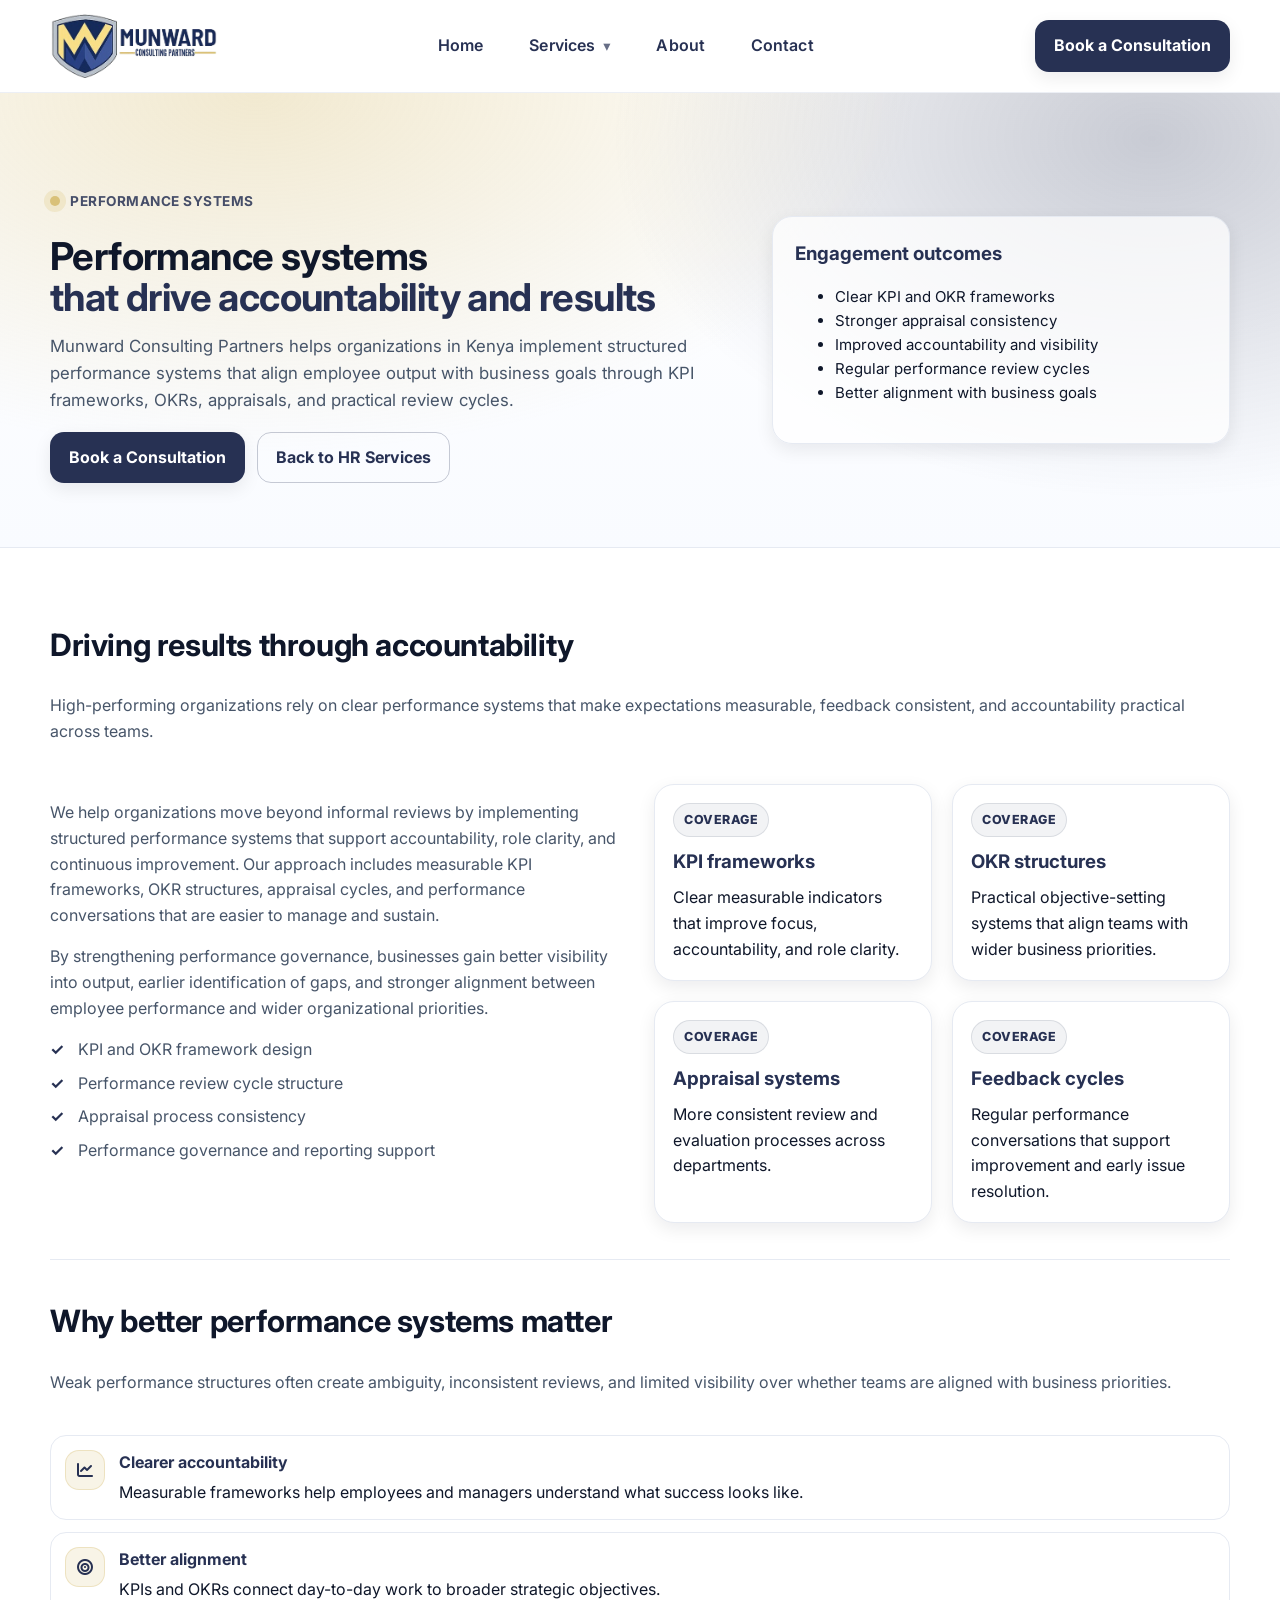
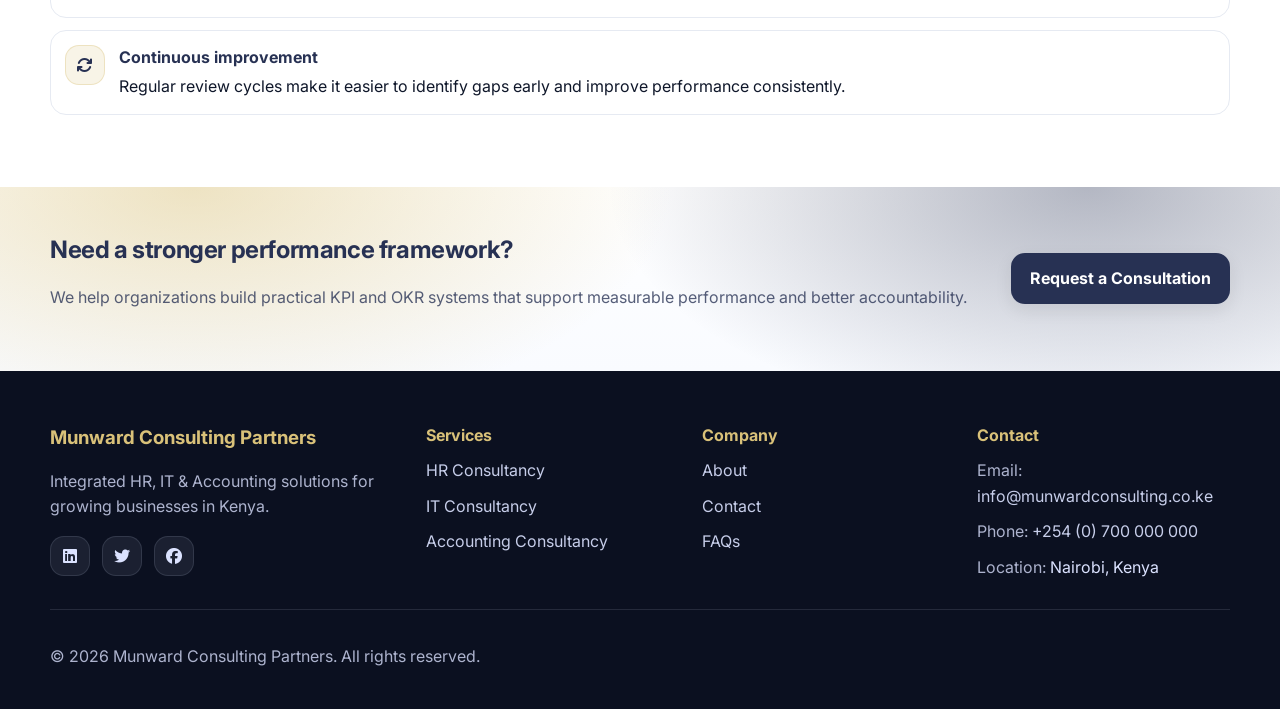
<file: hr/performance-systems.html>
<!DOCTYPE html>
<html lang="en" itemscope itemtype="http://schema.org/WebPage">
<head>
  <meta charset="UTF-8">
  <meta name="viewport" content="width=device-width, initial-scale=1.0">
  <meta name="theme-color" content="#273153">
  <link rel="preconnect" href="https://fonts.googleapis.com">
  <link rel="preconnect" href="https://fonts.gstatic.com" crossorigin>
  <link href="https://fonts.googleapis.com/css2?family=Inter:wght@400;500;600;700;800&family=Playfair+Display:wght@600;700&display=swap" rel="stylesheet">
  <link rel="stylesheet" href="../style.css">
  <link rel="icon" href="../logo_1.png">
  <link rel="apple-touch-icon" href="../logo_1.png">
  <link rel="stylesheet" href="https://cdnjs.cloudflare.com/ajax/libs/font-awesome/6.5.1/css/all.min.css" integrity="sha512-DTOQO9RWCH3ppGqcWaEA1BIZOC6xxalwEsw9c2QQeAIftl+Vegovlnee1c9QX4TctnWMn13TZye+giMm8e2LwA==" crossorigin="anonymous" referrerpolicy="no-referrer">

  <title>Performance Systems Services in Kenya | Munward Consulting Partners</title>
  <meta name="description" content="Performance systems services in Kenya. Munward Consulting Partners helps organizations implement KPI frameworks, OKRs, appraisals, and review systems that improve accountability and measurable performance.">
  <link rel="canonical" href="https://www.munwardconsulting.co.ke/hr/performance-systems.html">
  <meta property="og:locale" content="en_KE">
  <meta property="og:type" content="website">
  <meta property="og:title" content="Performance Systems Services in Kenya | Munward Consulting Partners">
  <meta property="og:description" content="Structured KPI and OKR systems that improve accountability, visibility, and performance alignment for organizations in Kenya.">
  <meta property="og:image" content="../logo.png">
  <meta property="og:url" content="https://www.munwardconsulting.co.ke/hr/performance-systems.html">
  <meta property="og:site_name" content="Munward Consulting Partners">

  <script type="application/ld+json">
  {
    "@context": "https://schema.org",
    "@type": "Service",
    "name": "Performance Systems Services",
    "serviceType": "Performance Systems",
    "provider": {
      "@type": "Organization",
      "name": "Munward Consulting Partners",
      "url": "https://www.munwardconsulting.co.ke",
      "logo": "https://www.munwardconsulting.co.ke/logo.png"
    },
    "areaServed": {
      "@type": "Country",
      "name": "Kenya"
    },
    "description": "Performance systems services in Kenya including KPI frameworks, OKRs, appraisal structures, feedback cycles, and performance governance."
  }
  </script>
</head>
<body>
<a class="skip-link" href="#main">Skip to content</a>

<header class="site-header" role="banner">
  <div class="container header-inner">
    <a class="brand" href="../index.html" aria-label="Munward Consulting Partners Home">
      <img src="../logo.png" alt="Munward Consulting Partners" class="brand-logo">
    </a>

    <button class="nav-toggle" type="button" aria-label="Open menu" aria-controls="primary-navigation" aria-expanded="false">
      <span></span><span></span><span></span>
    </button>

    <nav class="site-nav" aria-label="Primary">
      <ul id="primary-navigation" class="nav-links">
        <li><a href="../index.html" data-nav>Home</a></li>
        <li class="dropdown">
          <a href="#" class="dropdown-toggle" data-nav aria-haspopup="true" aria-expanded="false">Services</a>
          <ul class="dropdown-menu" role="menu">
            <li role="none"><a role="menuitem" href="../hr.html">HR Consultancy</a></li>
            <li role="none"><a role="menuitem" href="../it.html">IT Consultancy</a></li>
            <li role="none"><a role="menuitem" href="../accounting.html">Accounting Consultancy</a></li>
          </ul>
        </li>
        <li><a href="../about.html" data-nav>About</a></li>
        <li><a href="../contact.html" data-nav>Contact</a></li>
      </ul>
    </nav>

    <div class="header-cta">
      <a class="btn btn-primary" href="../contact.html">Book a Consultation</a>
    </div>
  </div>
</header>

<main id="main">
  <section class="hero hero-hr">
    <div class="container hero-inner">
      <div class="hero-copy reveal">
        <p class="eyebrow"><span class="dot"></span> Performance Systems</p>
        <h1>Performance systems<br><span class="accent">that drive accountability and results</span></h1>
        <p class="lead">Munward Consulting Partners helps organizations in Kenya implement structured performance systems that align employee output with business goals through KPI frameworks, OKRs, appraisals, and practical review cycles.</p>
        <div class="hero-actions">
          <a class="btn btn-primary" href="../contact.html">Book a Consultation</a>
          <a class="btn btn-ghost" href="../hr.html">Back to HR Services</a>
        </div>
      </div>
      <div class="hero-panel reveal">
        <div class="panel-card">
          <h3>Engagement outcomes</h3>
          <ul class="checklist">
            <li>Clear KPI and OKR frameworks</li>
            <li>Stronger appraisal consistency</li>
            <li>Improved accountability and visibility</li>
            <li>Regular performance review cycles</li>
            <li>Better alignment with business goals</li>
          </ul>
        </div>
      </div>
    </div>
  </section>

  <section class="section">
    <div class="container">
      <div class="section-head reveal">
        <h2>Driving results through accountability</h2>
        <p class="muted">High-performing organizations rely on clear performance systems that make expectations measurable, feedback consistent, and accountability practical across teams.</p>
      </div>

      <div class="split">
        <div class="reveal">
          <p class="muted">We help organizations move beyond informal reviews by implementing structured performance systems that support accountability, role clarity, and continuous improvement. Our approach includes measurable KPI frameworks, OKR structures, appraisal cycles, and performance conversations that are easier to manage and sustain.</p>
          <p class="muted">By strengthening performance governance, businesses gain better visibility into output, earlier identification of gaps, and stronger alignment between employee performance and wider organizational priorities.</p>

          <ul class="muted bullets-list">
            <li>KPI and OKR framework design</li>
            <li>Performance review cycle structure</li>
            <li>Appraisal process consistency</li>
            <li>Performance governance and reporting support</li>
          </ul>
        </div>

        <div class="grid-2 reveal">
          <div class="feature">
            <div class="feature-top"><span class="badge">Coverage</span></div>
            <h3>KPI frameworks</h3>
            <p>Clear measurable indicators that improve focus, accountability, and role clarity.</p>
          </div>
          <div class="feature">
            <div class="feature-top"><span class="badge">Coverage</span></div>
            <h3>OKR structures</h3>
            <p>Practical objective-setting systems that align teams with wider business priorities.</p>
          </div>
          <div class="feature">
            <div class="feature-top"><span class="badge">Coverage</span></div>
            <h3>Appraisal systems</h3>
            <p>More consistent review and evaluation processes across departments.</p>
          </div>
          <div class="feature">
            <div class="feature-top"><span class="badge">Coverage</span></div>
            <h3>Feedback cycles</h3>
            <p>Regular performance conversations that support improvement and early issue resolution.</p>
          </div>
        </div>
      </div>

      <hr class="divider">

      <div class="section-head reveal">
        <h2>Why better performance systems matter</h2>
        <p class="muted">Weak performance structures often create ambiguity, inconsistent reviews, and limited visibility over whether teams are aligned with business priorities.</p>
      </div>

      <div class="bullets reveal">
        <div class="bullet">
          <i class="fa-solid fa-chart-line"></i>
          <div>
            <h4>Clearer accountability</h4>
            <p>Measurable frameworks help employees and managers understand what success looks like.</p>
          </div>
        </div>
        <div class="bullet">
          <i class="fa-solid fa-bullseye"></i>
          <div>
            <h4>Better alignment</h4>
            <p>KPIs and OKRs connect day-to-day work to broader strategic objectives.</p>
          </div>
        </div>
        <div class="bullet">
          <i class="fa-solid fa-arrows-rotate"></i>
          <div>
            <h4>Continuous improvement</h4>
            <p>Regular review cycles make it easier to identify gaps early and improve performance consistently.</p>
          </div>
        </div>
      </div>
    </div>
  </section>

  <section class="cta-band">
    <div class="container cta-inner reveal">
      <div>
        <h2>Need a stronger performance framework?</h2>
        <p class="muted">We help organizations build practical KPI and OKR systems that support measurable performance and better accountability.</p>
      </div>
      <a class="btn btn-primary" href="../contact.html">Request a Consultation</a>
    </div>
  </section>
</main>

<footer class="site-footer">
  <div class="container footer-grid">
    <div>
      <h3>Munward Consulting Partners</h3>
      <p class="muted">Integrated HR, IT & Accounting solutions for growing businesses in Kenya.</p>
      <div class="social-links">
        <a href="#" aria-label="LinkedIn"><i class="fab fa-linkedin"></i></a>
        <a href="#" aria-label="X / Twitter"><i class="fab fa-twitter"></i></a>
        <a href="#" aria-label="Facebook"><i class="fab fa-facebook"></i></a>
      </div>
    </div>

    <div>
      <h4>Services</h4>
      <ul class="footer-links">
        <li><a href="../hr.html">HR Consultancy</a></li>
        <li><a href="../it.html">IT Consultancy</a></li>
        <li><a href="../accounting.html">Accounting Consultancy</a></li>
      </ul>
    </div>

    <div>
      <h4>Company</h4>
      <ul class="footer-links">
        <li><a href="../about.html">About</a></li>
        <li><a href="../contact.html">Contact</a></li>
        <li><a href="../index.html/#faq">FAQs</a></li>
      </ul>
    </div>

    <div>
      <h4>Contact</h4>
      <ul class="footer-links">
        <li><span class="muted">Email:</span> <a href="mailto:info@munwardconsulting.co.ke">info@munwardconsulting.co.ke</a></li>
        <li><span class="muted">Phone:</span> <a href="tel:+254700000000">+254 (0) 700 000 000</a></li>
        <li><span class="muted">Location:</span> Nairobi, Kenya</li>
      </ul>
    </div>
  </div>

  <div class="container footer-bottom">
    <p class="muted">© <span id="current-year"></span> Munward Consulting Partners. All rights reserved.</p>
  </div>
</footer>

<script src="../script.js" defer></script>
</body>
</html>
</file>
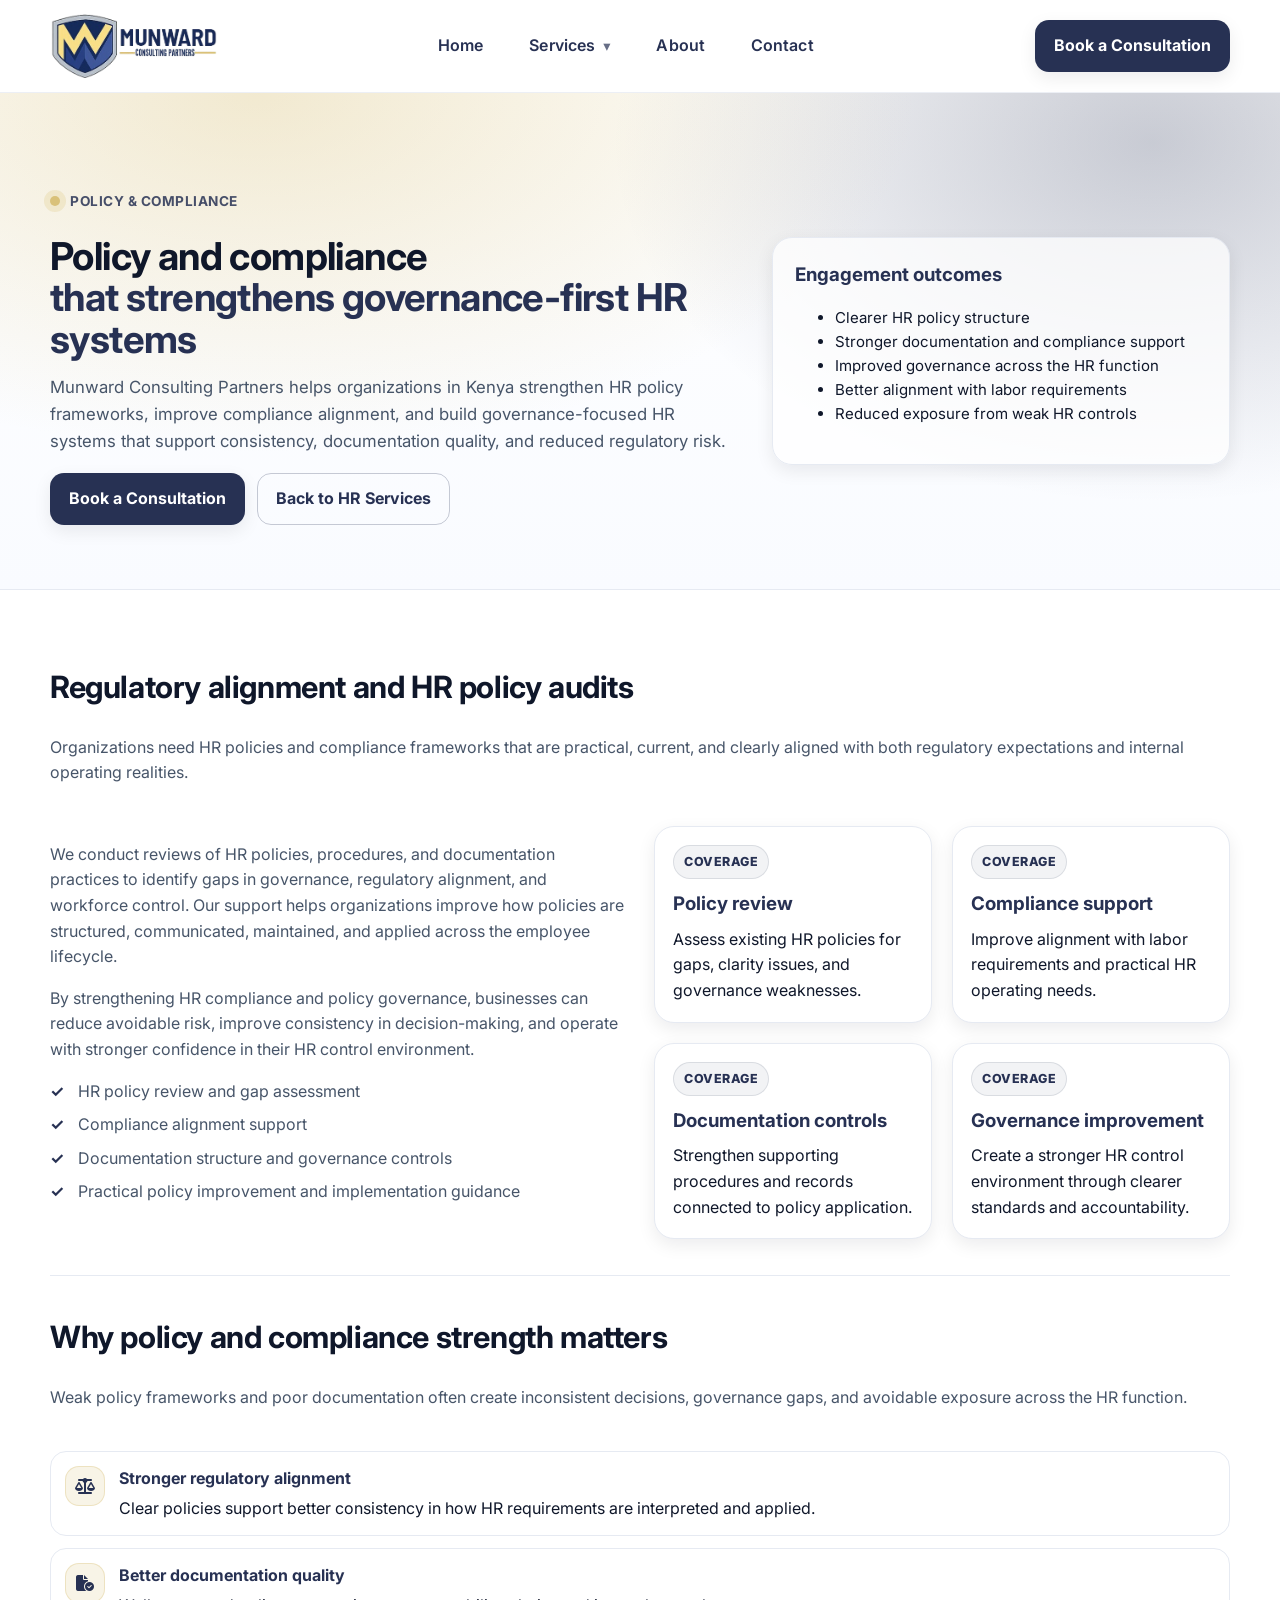
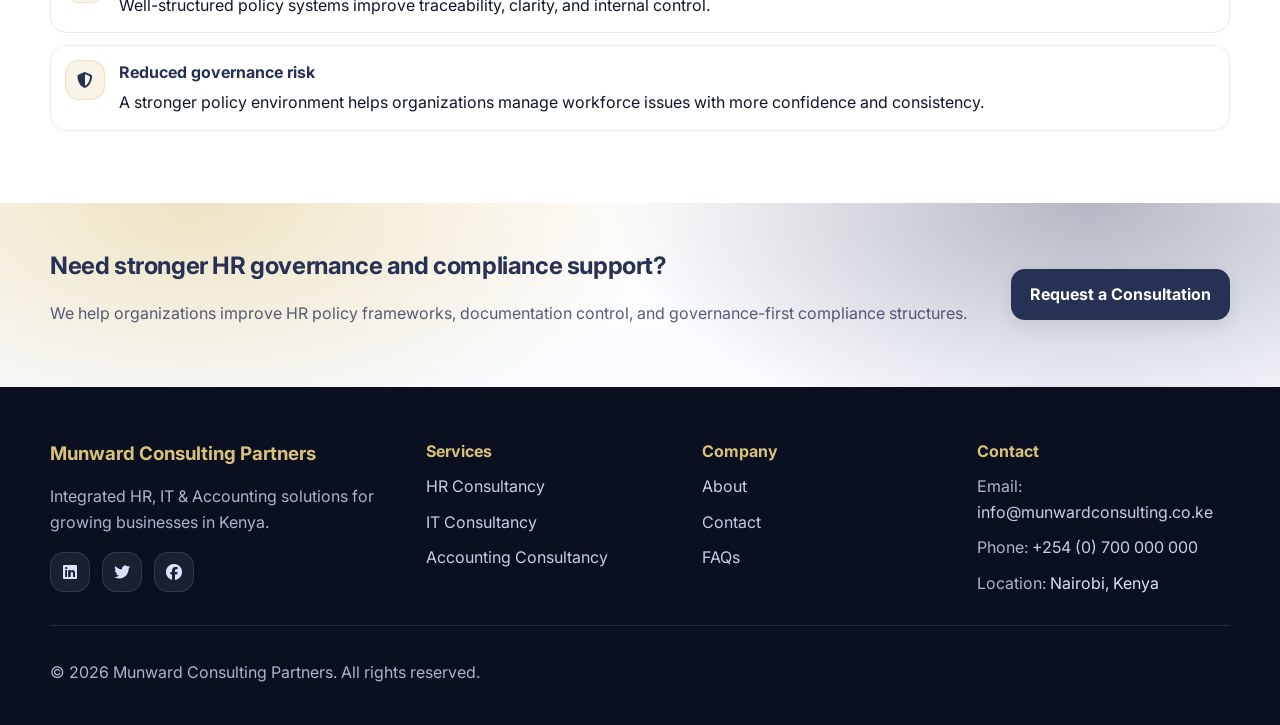
<file: hr/policy-compliance.html>
<!DOCTYPE html>
<html lang="en" itemscope itemtype="http://schema.org/WebPage">
<head>
  <meta charset="UTF-8">
  <meta name="viewport" content="width=device-width, initial-scale=1.0">
  <meta name="theme-color" content="#273153">
  <link rel="preconnect" href="https://fonts.googleapis.com">
  <link rel="preconnect" href="https://fonts.gstatic.com" crossorigin>
  <link href="https://fonts.googleapis.com/css2?family=Inter:wght@400;500;600;700;800&family=Playfair+Display:wght@600;700&display=swap" rel="stylesheet">
  <link rel="stylesheet" href="../style.css">
  <link rel="icon" href="../logo_1.png">
  <link rel="apple-touch-icon" href="../logo_1.png">
  <link rel="stylesheet" href="https://cdnjs.cloudflare.com/ajax/libs/font-awesome/6.5.1/css/all.min.css" integrity="sha512-DTOQO9RWCH3ppGqcWaEA1BIZOC6xxalwEsw9c2QQeAIftl+Vegovlnee1c9QX4TctnWMn13TZye+giMm8e2LwA==" crossorigin="anonymous" referrerpolicy="no-referrer">

  <title>HR Policy and Compliance Services in Kenya | Munward Consulting Partners</title>
  <meta name="description" content="HR policy and compliance services in Kenya. Munward Consulting Partners helps organizations review HR policies, strengthen regulatory alignment, improve documentation, and support governance-first HR systems.">
  <link rel="canonical" href="https://www.munwardconsulting.co.ke/hr/policy-compliance.html">
  <meta property="og:locale" content="en_KE">
  <meta property="og:type" content="website">
  <meta property="og:title" content="HR Policy and Compliance Services in Kenya | Munward Consulting Partners">
  <meta property="og:description" content="HR policy and compliance support in Kenya to improve governance, documentation quality, and alignment with employment regulations and good HR practice.">
  <meta property="og:image" content="../logo.png">
  <meta property="og:url" content="https://www.munwardconsulting.co.ke/hr/policy-compliance.html">
  <meta property="og:site_name" content="Munward Consulting Partners">

  <script type="application/ld+json">
  {
    "@context": "https://schema.org",
    "@type": "Service",
    "name": "HR Policy and Compliance Services",
    "serviceType": "HR Policy and Compliance",
    "provider": {
      "@type": "Organization",
      "name": "Munward Consulting Partners",
      "url": "https://www.munwardconsulting.co.ke",
      "logo": "https://www.munwardconsulting.co.ke/logo.png"
    },
    "areaServed": {
      "@type": "Country",
      "name": "Kenya"
    },
    "description": "HR policy and compliance services in Kenya including policy review, compliance alignment, documentation controls, and governance-first HR systems."
  }
  </script>
</head>
<body>
<a class="skip-link" href="#main">Skip to content</a>

<header class="site-header" role="banner">
  <div class="container header-inner">
    <a class="brand" href="../index.html" aria-label="Munward Consulting Partners Home">
      <img src="../logo.png" alt="Munward Consulting Partners" class="brand-logo">
    </a>

    <button class="nav-toggle" type="button" aria-label="Open menu" aria-controls="primary-navigation" aria-expanded="false">
      <span></span><span></span><span></span>
    </button>

    <nav class="site-nav" aria-label="Primary">
      <ul id="primary-navigation" class="nav-links">
        <li><a href="../index.html" data-nav>Home</a></li>
        <li class="dropdown">
          <a href="#" class="dropdown-toggle" data-nav aria-haspopup="true" aria-expanded="false">Services</a>
          <ul class="dropdown-menu" role="menu">
            <li role="none"><a role="menuitem" href="../hr.html">HR Consultancy</a></li>
            <li role="none"><a role="menuitem" href="../it.html">IT Consultancy</a></li>
            <li role="none"><a role="menuitem" href="../accounting.html">Accounting Consultancy</a></li>
          </ul>
        </li>
        <li><a href="../about.html" data-nav>About</a></li>
        <li><a href="../contact.html" data-nav>Contact</a></li>
      </ul>
    </nav>

    <div class="header-cta">
      <a class="btn btn-primary" href="../contact.html">Book a Consultation</a>
    </div>
  </div>
</header>

<main id="main">
  <section class="hero hero-hr">
    <div class="container hero-inner">
      <div class="hero-copy reveal">
        <p class="eyebrow"><span class="dot"></span> Policy & Compliance</p>
        <h1>Policy and compliance<br><span class="accent">that strengthens governance-first HR systems</span></h1>
        <p class="lead">Munward Consulting Partners helps organizations in Kenya strengthen HR policy frameworks, improve compliance alignment, and build governance-focused HR systems that support consistency, documentation quality, and reduced regulatory risk.</p>
        <div class="hero-actions">
          <a class="btn btn-primary" href="../contact.html">Book a Consultation</a>
          <a class="btn btn-ghost" href="../hr.html">Back to HR Services</a>
        </div>
      </div>
      <div class="hero-panel reveal">
        <div class="panel-card">
          <h3>Engagement outcomes</h3>
          <ul class="checklist">
            <li>Clearer HR policy structure</li>
            <li>Stronger documentation and compliance support</li>
            <li>Improved governance across the HR function</li>
            <li>Better alignment with labor requirements</li>
            <li>Reduced exposure from weak HR controls</li>
          </ul>
        </div>
      </div>
    </div>
  </section>

  <section class="section">
    <div class="container">
      <div class="section-head reveal">
        <h2>Regulatory alignment and HR policy audits</h2>
        <p class="muted">Organizations need HR policies and compliance frameworks that are practical, current, and clearly aligned with both regulatory expectations and internal operating realities.</p>
      </div>

      <div class="split">
        <div class="reveal">
          <p class="muted">We conduct reviews of HR policies, procedures, and documentation practices to identify gaps in governance, regulatory alignment, and workforce control. Our support helps organizations improve how policies are structured, communicated, maintained, and applied across the employee lifecycle.</p>
          <p class="muted">By strengthening HR compliance and policy governance, businesses can reduce avoidable risk, improve consistency in decision-making, and operate with stronger confidence in their HR control environment.</p>

          <ul class="muted bullets-list">
            <li>HR policy review and gap assessment</li>
            <li>Compliance alignment support</li>
            <li>Documentation structure and governance controls</li>
            <li>Practical policy improvement and implementation guidance</li>
          </ul>
        </div>

        <div class="grid-2 reveal">
          <div class="feature">
            <div class="feature-top"><span class="badge">Coverage</span></div>
            <h3>Policy review</h3>
            <p>Assess existing HR policies for gaps, clarity issues, and governance weaknesses.</p>
          </div>
          <div class="feature">
            <div class="feature-top"><span class="badge">Coverage</span></div>
            <h3>Compliance support</h3>
            <p>Improve alignment with labor requirements and practical HR operating needs.</p>
          </div>
          <div class="feature">
            <div class="feature-top"><span class="badge">Coverage</span></div>
            <h3>Documentation controls</h3>
            <p>Strengthen supporting procedures and records connected to policy application.</p>
          </div>
          <div class="feature">
            <div class="feature-top"><span class="badge">Coverage</span></div>
            <h3>Governance improvement</h3>
            <p>Create a stronger HR control environment through clearer standards and accountability.</p>
          </div>
        </div>
      </div>

      <hr class="divider">

      <div class="section-head reveal">
        <h2>Why policy and compliance strength matters</h2>
        <p class="muted">Weak policy frameworks and poor documentation often create inconsistent decisions, governance gaps, and avoidable exposure across the HR function.</p>
      </div>

      <div class="bullets reveal">
        <div class="bullet">
          <i class="fa-solid fa-scale-balanced"></i>
          <div>
            <h4>Stronger regulatory alignment</h4>
            <p>Clear policies support better consistency in how HR requirements are interpreted and applied.</p>
          </div>
        </div>
        <div class="bullet">
          <i class="fa-solid fa-file-circle-check"></i>
          <div>
            <h4>Better documentation quality</h4>
            <p>Well-structured policy systems improve traceability, clarity, and internal control.</p>
          </div>
        </div>
        <div class="bullet">
          <i class="fa-solid fa-shield-halved"></i>
          <div>
            <h4>Reduced governance risk</h4>
            <p>A stronger policy environment helps organizations manage workforce issues with more confidence and consistency.</p>
          </div>
        </div>
      </div>
    </div>
  </section>

  <section class="cta-band">
    <div class="container cta-inner reveal">
      <div>
        <h2>Need stronger HR governance and compliance support?</h2>
        <p class="muted">We help organizations improve HR policy frameworks, documentation control, and governance-first compliance structures.</p>
      </div>
      <a class="btn btn-primary" href="../contact.html">Request a Consultation</a>
    </div>
  </section>
</main>

<footer class="site-footer">
  <div class="container footer-grid">
    <div>
      <h3>Munward Consulting Partners</h3>
      <p class="muted">Integrated HR, IT & Accounting solutions for growing businesses in Kenya.</p>
      <div class="social-links">
        <a href="#" aria-label="LinkedIn"><i class="fab fa-linkedin"></i></a>
        <a href="#" aria-label="X / Twitter"><i class="fab fa-twitter"></i></a>
        <a href="#" aria-label="Facebook"><i class="fab fa-facebook"></i></a>
      </div>
    </div>

    <div>
      <h4>Services</h4>
      <ul class="footer-links">
        <li><a href="../hr.html">HR Consultancy</a></li>
        <li><a href="../it.html">IT Consultancy</a></li>
        <li><a href="../accounting.html">Accounting Consultancy</a></li>
      </ul>
    </div>

    <div>
      <h4>Company</h4>
      <ul class="footer-links">
        <li><a href="../about.html">About</a></li>
        <li><a href="../contact.html">Contact</a></li>
        <li><a href="../index.html/#faq">FAQs</a></li>
      </ul>
    </div>

    <div>
      <h4>Contact</h4>
      <ul class="footer-links">
        <li><span class="muted">Email:</span> <a href="mailto:info@munwardconsulting.co.ke">info@munwardconsulting.co.ke</a></li>
        <li><span class="muted">Phone:</span> <a href="tel:+254700000000">+254 (0) 700 000 000</a></li>
        <li><span class="muted">Location:</span> Nairobi, Kenya</li>
      </ul>
    </div>
  </div>

  <div class="container footer-bottom">
    <p class="muted">© <span id="current-year"></span> Munward Consulting Partners. All rights reserved.</p>
  </div>
</footer>

<script src="../script.js" defer></script>
</body>
</html>
</file>
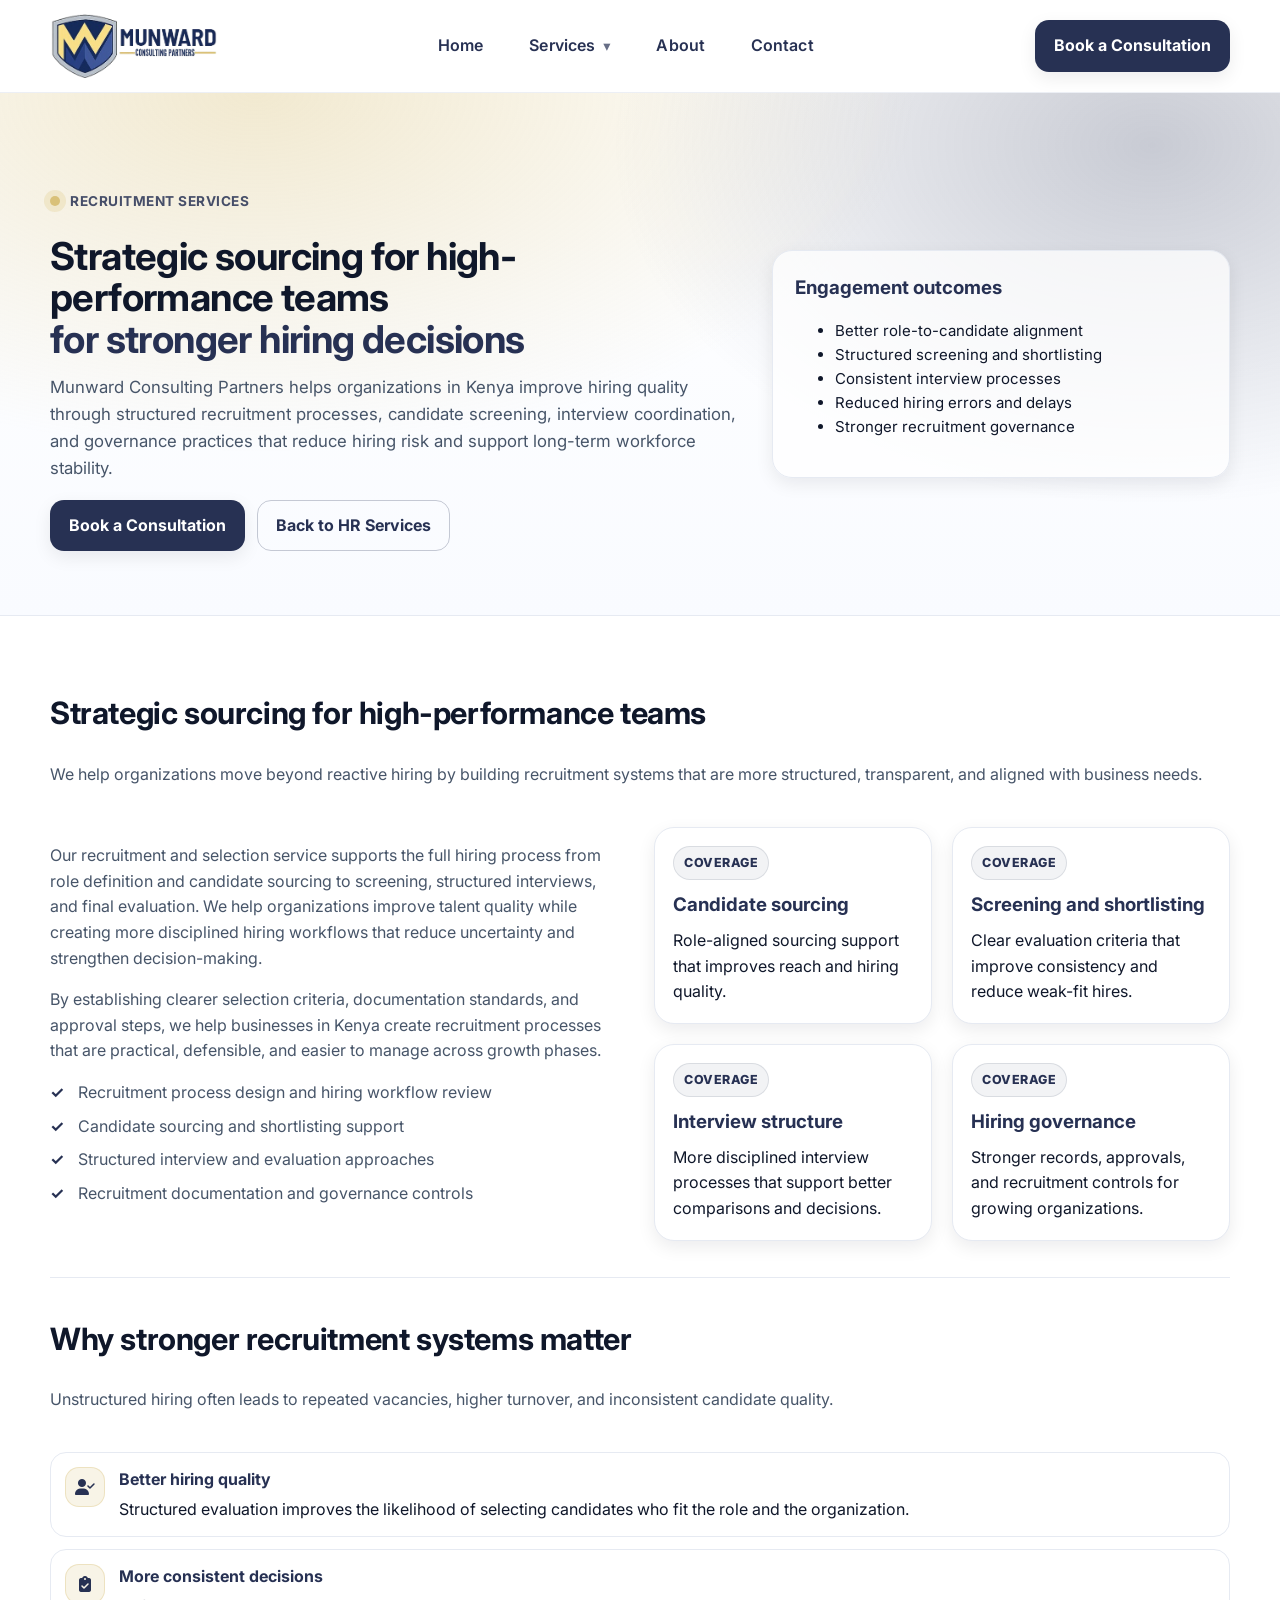
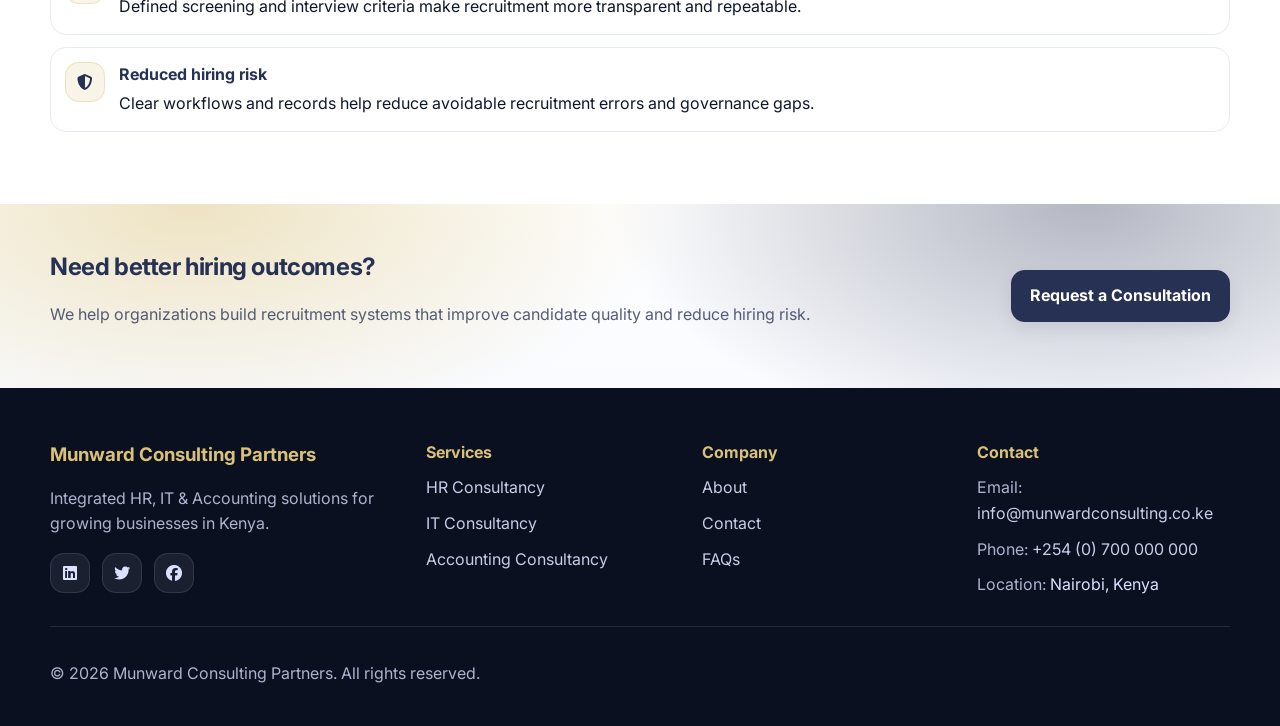
<file: hr/recruitment-selection.html>
<!DOCTYPE html>
<html lang="en" itemscope itemtype="http://schema.org/WebPage">
<head>
  <meta charset="UTF-8">
  <meta name="viewport" content="width=device-width, initial-scale=1.0">
  <meta name="theme-color" content="#273153">
  <link rel="preconnect" href="https://fonts.googleapis.com">
  <link rel="preconnect" href="https://fonts.gstatic.com" crossorigin>
  <link href="https://fonts.googleapis.com/css2?family=Inter:wght@400;500;600;700;800&family=Playfair+Display:wght@600;700&display=swap" rel="stylesheet">
  <link rel="stylesheet" href="../style.css">
  <link rel="icon" href="../logo_1.png">
  <link rel="apple-touch-icon" href="../logo_1.png">
  <link rel="stylesheet" href="https://cdnjs.cloudflare.com/ajax/libs/font-awesome/6.5.1/css/all.min.css" integrity="sha512-DTOQO9RWCH3ppGqcWaEA1BIZOC6xxalwEsw9c2QQeAIftl+Vegovlnee1c9QX4TctnWMn13TZye+giMm8e2LwA==" crossorigin="anonymous" referrerpolicy="no-referrer">

  <title>Recruitment and Selection Services in Kenya | Munward Consulting Partners</title>
  <meta name="description" content="Recruitment and selection services in Kenya. Munward Consulting Partners helps organizations improve hiring quality through structured sourcing, candidate screening, interviews, and recruitment governance.">
  <link rel="canonical" href="https://www.munwardconsulting.co.ke/hr/recruitment-selection.html">
  <meta property="og:locale" content="en_KE">
  <meta property="og:type" content="website">
  <meta property="og:title" content="Recruitment and Selection Services in Kenya | Munward Consulting Partners">
  <meta property="og:description" content="Structured recruitment and selection support for organizations in Kenya, with stronger hiring processes, screening, and recruitment governance.">
  <meta property="og:image" content="../logo.png">
  <meta property="og:url" content="https://www.munwardconsulting.co.ke/hr/recruitment-selection.html">
  <meta property="og:site_name" content="Munward Consulting Partners">

  <script type="application/ld+json">
  {
    "@context": "https://schema.org",
    "@type": "Service",
    "name": "Recruitment and Selection Services",
    "serviceType": "Recruitment and Selection Services",
    "provider": {
      "@type": "Organization",
      "name": "Munward Consulting Partners",
      "url": "https://www.munwardconsulting.co.ke",
      "logo": "https://www.munwardconsulting.co.ke/logo.png"
    },
    "areaServed": {
      "@type": "Country",
      "name": "Kenya"
    },
    "description": "Recruitment and selection services in Kenya. Munward Consulting Partners helps organizations improve hiring quality through structured sourcing, candidate screening, interviews, and recruitment governance."
  }
  </script>
</head>
<body>
<a class="skip-link" href="#main">Skip to content</a>

<header class="site-header" role="banner">
  <div class="container header-inner">
    <a class="brand" href="../index.html" aria-label="Munward Consulting Partners Home">
      <img src="../logo.png" alt="Munward Consulting Partners" class="brand-logo">
    </a>

    <button class="nav-toggle" type="button" aria-label="Open menu" aria-controls="primary-navigation" aria-expanded="false">
      <span></span><span></span><span></span>
    </button>

    <nav class="site-nav" aria-label="Primary">
      <ul id="primary-navigation" class="nav-links">
        <li><a href="../index.html" data-nav>Home</a></li>
        <li class="dropdown">
          <a href="#" class="dropdown-toggle" data-nav aria-haspopup="true" aria-expanded="false">Services</a>
          <ul class="dropdown-menu" role="menu">
            <li role="none"><a role="menuitem" href="../hr.html">HR Consultancy</a></li>
            <li role="none"><a role="menuitem" href="../it.html">IT Consultancy</a></li>
            <li role="none"><a role="menuitem" href="../accounting.html">Accounting Consultancy</a></li>
          </ul>
        </li>
        <li><a href="../about.html" data-nav>About</a></li>
        <li><a href="../contact.html" data-nav>Contact</a></li>
      </ul>
    </nav>

    <div class="header-cta">
      <a class="btn btn-primary" href="../contact.html">Book a Consultation</a>
    </div>
  </div>
</header>

<main id="main">
  <section class="hero hero-hr">
    <div class="container hero-inner">
      <div class="hero-copy reveal">
        <p class="eyebrow"><span class="dot"></span> Recruitment Services</p>
        <h1>Strategic sourcing for high-performance teams<br><span class="accent">for stronger hiring decisions</span></h1>
        <p class="lead">Munward Consulting Partners helps organizations in Kenya improve hiring quality through structured recruitment processes, candidate screening, interview coordination, and governance practices that reduce hiring risk and support long-term workforce stability.</p>
        <div class="hero-actions">
          <a class="btn btn-primary" href="../contact.html">Book a Consultation</a>
          <a class="btn btn-ghost" href="../hr.html">Back to HR Services</a>
        </div>
      </div>
      <div class="hero-panel reveal">
        <div class="panel-card">
          <h3>Engagement outcomes</h3>
          <ul class="checklist">
            <li>Better role-to-candidate alignment</li>
<li>Structured screening and shortlisting</li>
<li>Consistent interview processes</li>
<li>Reduced hiring errors and delays</li>
<li>Stronger recruitment governance</li>
          </ul>
        </div>
      </div>
    </div>
  </section>

  <section class="section">
    <div class="container">
      <div class="section-head reveal">
        <h2>Strategic sourcing for high-performance teams</h2>
        <p class="muted">We help organizations move beyond reactive hiring by building recruitment systems that are more structured, transparent, and aligned with business needs.</p>
      </div>

      <div class="split">
        <div class="reveal">
          <p class="muted">Our recruitment and selection service supports the full hiring process from role definition and candidate sourcing to screening, structured interviews, and final evaluation. We help organizations improve talent quality while creating more disciplined hiring workflows that reduce uncertainty and strengthen decision-making.</p>
<p class="muted">By establishing clearer selection criteria, documentation standards, and approval steps, we help businesses in Kenya create recruitment processes that are practical, defensible, and easier to manage across growth phases.</p>

          <ul class="muted bullets-list">
            <li>Recruitment process design and hiring workflow review</li>
<li>Candidate sourcing and shortlisting support</li>
<li>Structured interview and evaluation approaches</li>
<li>Recruitment documentation and governance controls</li>
          </ul>
        </div>

        <div class="grid-2 reveal">
          <div class="feature">
            <div class="feature-top"><span class="badge">Coverage</span></div>
            <h3>Candidate sourcing</h3>
            <p>Role-aligned sourcing support that improves reach and hiring quality.</p>
          </div>
          <div class="feature">
            <div class="feature-top"><span class="badge">Coverage</span></div>
            <h3>Screening and shortlisting</h3>
            <p>Clear evaluation criteria that improve consistency and reduce weak-fit hires.</p>
          </div>
          <div class="feature">
            <div class="feature-top"><span class="badge">Coverage</span></div>
            <h3>Interview structure</h3>
            <p>More disciplined interview processes that support better comparisons and decisions.</p>
          </div>
          <div class="feature">
            <div class="feature-top"><span class="badge">Coverage</span></div>
            <h3>Hiring governance</h3>
            <p>Stronger records, approvals, and recruitment controls for growing organizations.</p>
          </div>
        </div>
      </div>

      <hr class="divider">

      <div class="section-head reveal">
        <h2>Why stronger recruitment systems matter</h2>
        <p class="muted">Unstructured hiring often leads to repeated vacancies, higher turnover, and inconsistent candidate quality.</p>
      </div>

      <div class="bullets reveal">
        <div class="bullet">
          <i class="fa-solid fa-user-check"></i>
          <div>
            <h4>Better hiring quality</h4>
            <p>Structured evaluation improves the likelihood of selecting candidates who fit the role and the organization.</p>
          </div>
        </div>
        <div class="bullet">
          <i class="fa-solid fa-clipboard-check"></i>
          <div>
            <h4>More consistent decisions</h4>
            <p>Defined screening and interview criteria make recruitment more transparent and repeatable.</p>
          </div>
        </div>
        <div class="bullet">
          <i class="fa-solid fa-shield-halved"></i>
          <div>
            <h4>Reduced hiring risk</h4>
            <p>Clear workflows and records help reduce avoidable recruitment errors and governance gaps.</p>
          </div>
        </div>
      </div>
    </div>
  </section>

  <section class="cta-band">
    <div class="container cta-inner reveal">
      <div>
        <h2>Need better hiring outcomes?</h2>
        <p class="muted">We help organizations build recruitment systems that improve candidate quality and reduce hiring risk.</p>
      </div>
      <a class="btn btn-primary" href="../contact.html">Request a Consultation</a>
    </div>
  </section>
</main>

<footer class="site-footer">
  <div class="container footer-grid">
    <div>
      <h3>Munward Consulting Partners</h3>
      <p class="muted">Integrated HR, IT & Accounting solutions for growing businesses in Kenya.</p>
      <div class="social-links">
        <a href="#" aria-label="LinkedIn"><i class="fab fa-linkedin"></i></a>
        <a href="#" aria-label="X / Twitter"><i class="fab fa-twitter"></i></a>
        <a href="#" aria-label="Facebook"><i class="fab fa-facebook"></i></a>
      </div>
    </div>

    <div>
      <h4>Services</h4>
      <ul class="footer-links">
        <li><a href="../hr.html">HR Consultancy</a></li>
        <li><a href="../it.html">IT Consultancy</a></li>
        <li><a href="../accounting.html">Accounting Consultancy</a></li>
      </ul>
    </div>

    <div>
      <h4>Company</h4>
      <ul class="footer-links">
        <li><a href="../about.html">About</a></li>
        <li><a href="../contact.html">Contact</a></li>
        <li><a href="../index.html/#faq">FAQs</a></li>
      </ul>
    </div>

    <div>
      <h4>Contact</h4>
      <ul class="footer-links">
        <li><span class="muted">Email:</span> <a href="mailto:info@munwardconsulting.co.ke">info@munwardconsulting.co.ke</a></li>
        <li><span class="muted">Phone:</span> <a href="tel:+254700000000">+254 (0) 700 000 000</a></li>
        <li><span class="muted">Location:</span> Nairobi, Kenya</li>
      </ul>
    </div>
  </div>

  <div class="container footer-bottom">
    <p class="muted">© <span id="current-year"></span> Munward Consulting Partners. All rights reserved.</p>
  </div>
</footer>

<script src="../script.js" defer></script>
</body>
</html>
</file>
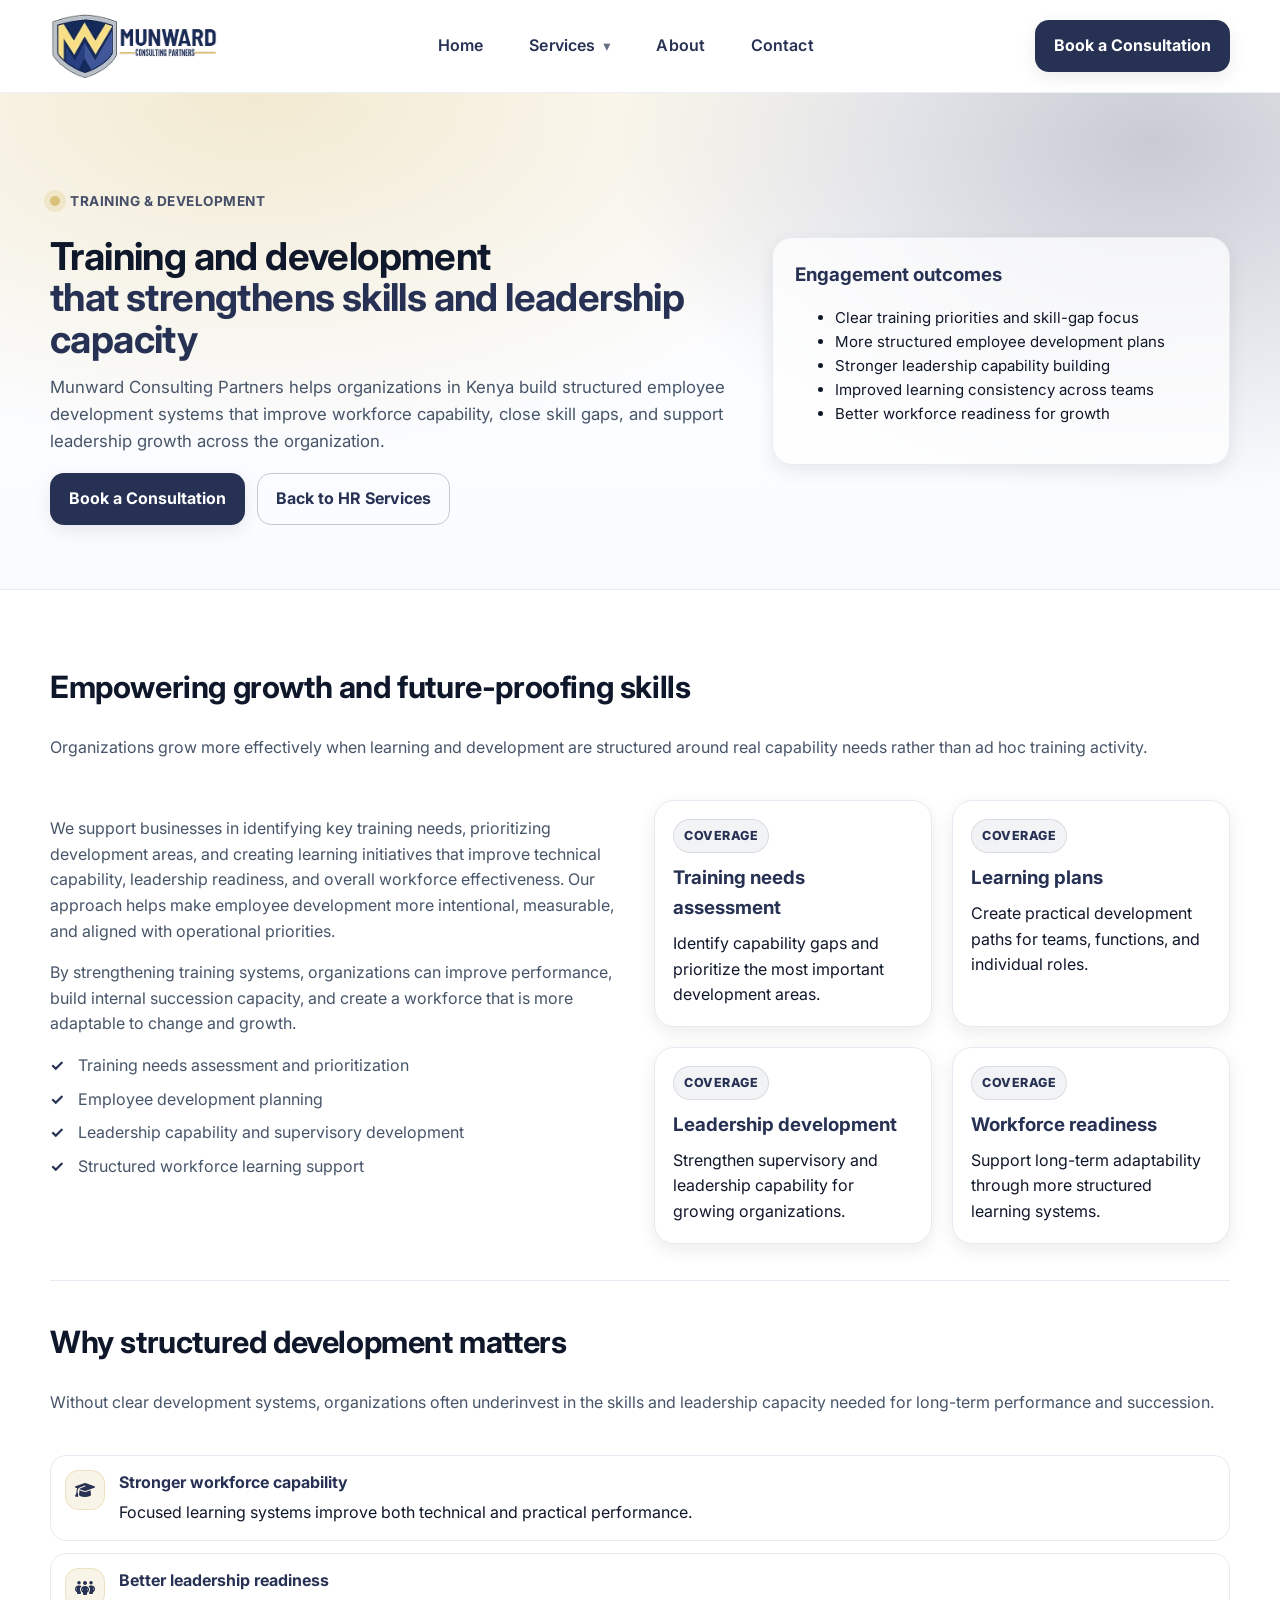
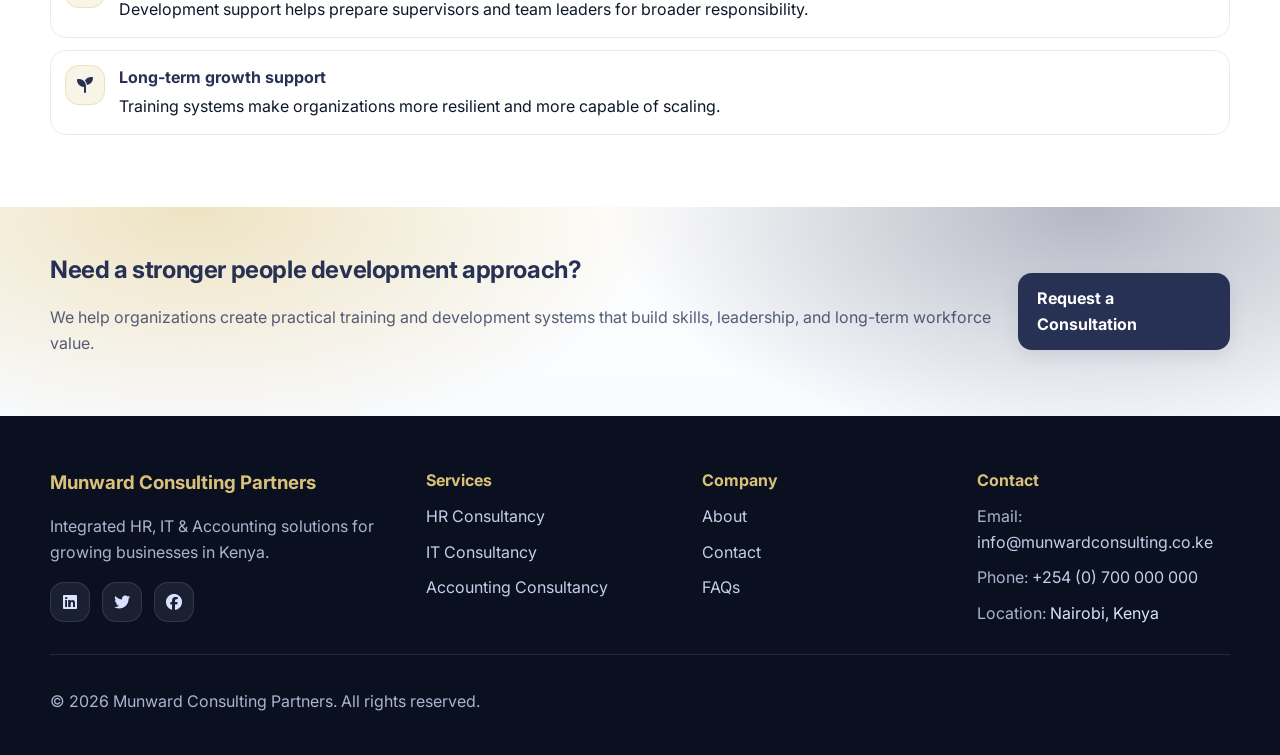
<file: hr/training-development.html>
<!DOCTYPE html>
<html lang="en" itemscope itemtype="http://schema.org/WebPage">
<head>
  <meta charset="UTF-8">
  <meta name="viewport" content="width=device-width, initial-scale=1.0">
  <meta name="theme-color" content="#273153">
  <link rel="preconnect" href="https://fonts.googleapis.com">
  <link rel="preconnect" href="https://fonts.gstatic.com" crossorigin>
  <link href="https://fonts.googleapis.com/css2?family=Inter:wght@400;500;600;700;800&family=Playfair+Display:wght@600;700&display=swap" rel="stylesheet">
  <link rel="stylesheet" href="../style.css">
  <link rel="icon" href="../logo_1.png">
  <link rel="apple-touch-icon" href="../logo_1.png">
  <link rel="stylesheet" href="https://cdnjs.cloudflare.com/ajax/libs/font-awesome/6.5.1/css/all.min.css" integrity="sha512-DTOQO9RWCH3ppGqcWaEA1BIZOC6xxalwEsw9c2QQeAIftl+Vegovlnee1c9QX4TctnWMn13TZye+giMm8e2LwA==" crossorigin="anonymous" referrerpolicy="no-referrer">

  <title>Training and Development Services in Kenya | Munward Consulting Partners</title>
  <meta name="description" content="Training and development services in Kenya. Munward Consulting Partners helps organizations strengthen workforce capability through skills assessment, employee development plans, leadership training, and structured learning systems.">
  <link rel="canonical" href="https://www.munwardconsulting.co.ke/hr/training-development.html">
  <meta property="og:locale" content="en_KE">
  <meta property="og:type" content="website">
  <meta property="og:title" content="Training and Development Services in Kenya | Munward Consulting Partners">
  <meta property="og:description" content="Structured workforce learning and leadership development support for organizations in Kenya.">
  <meta property="og:image" content="../logo.png">
  <meta property="og:url" content="https://www.munwardconsulting.co.ke/hr/training-development.html">
  <meta property="og:site_name" content="Munward Consulting Partners">

  <script type="application/ld+json">
  {
    "@context": "https://schema.org",
    "@type": "Service",
    "name": "Training and Development Services",
    "serviceType": "Training and Development",
    "provider": {
      "@type": "Organization",
      "name": "Munward Consulting Partners",
      "url": "https://www.munwardconsulting.co.ke",
      "logo": "https://www.munwardconsulting.co.ke/logo.png"
    },
    "areaServed": {
      "@type": "Country",
      "name": "Kenya"
    },
    "description": "Training and development services in Kenya including training needs assessment, employee development planning, leadership development, and structured workforce learning."
  }
  </script>
</head>
<body>
<a class="skip-link" href="#main">Skip to content</a>

<header class="site-header" role="banner">
  <div class="container header-inner">
    <a class="brand" href="../index.html" aria-label="Munward Consulting Partners Home">
      <img src="../logo.png" alt="Munward Consulting Partners" class="brand-logo">
    </a>

    <button class="nav-toggle" type="button" aria-label="Open menu" aria-controls="primary-navigation" aria-expanded="false">
      <span></span><span></span><span></span>
    </button>

    <nav class="site-nav" aria-label="Primary">
      <ul id="primary-navigation" class="nav-links">
        <li><a href="../index.html" data-nav>Home</a></li>
        <li class="dropdown">
          <a href="#" class="dropdown-toggle" data-nav aria-haspopup="true" aria-expanded="false">Services</a>
          <ul class="dropdown-menu" role="menu">
            <li role="none"><a role="menuitem" href="../hr.html">HR Consultancy</a></li>
            <li role="none"><a role="menuitem" href="../it.html">IT Consultancy</a></li>
            <li role="none"><a role="menuitem" href="../accounting.html">Accounting Consultancy</a></li>
          </ul>
        </li>
        <li><a href="../about.html" data-nav>About</a></li>
        <li><a href="../contact.html" data-nav>Contact</a></li>
      </ul>
    </nav>

    <div class="header-cta">
      <a class="btn btn-primary" href="../contact.html">Book a Consultation</a>
    </div>
  </div>
</header>

<main id="main">
  <section class="hero hero-hr">
    <div class="container hero-inner">
      <div class="hero-copy reveal">
        <p class="eyebrow"><span class="dot"></span> Training & Development</p>
        <h1>Training and development<br><span class="accent">that strengthens skills and leadership capacity</span></h1>
        <p class="lead">Munward Consulting Partners helps organizations in Kenya build structured employee development systems that improve workforce capability, close skill gaps, and support leadership growth across the organization.</p>
        <div class="hero-actions">
          <a class="btn btn-primary" href="../contact.html">Book a Consultation</a>
          <a class="btn btn-ghost" href="../hr.html">Back to HR Services</a>
        </div>
      </div>
      <div class="hero-panel reveal">
        <div class="panel-card">
          <h3>Engagement outcomes</h3>
          <ul class="checklist">
            <li>Clear training priorities and skill-gap focus</li>
            <li>More structured employee development plans</li>
            <li>Stronger leadership capability building</li>
            <li>Improved learning consistency across teams</li>
            <li>Better workforce readiness for growth</li>
          </ul>
        </div>
      </div>
    </div>
  </section>

  <section class="section">
    <div class="container">
      <div class="section-head reveal">
        <h2>Empowering growth and future-proofing skills</h2>
        <p class="muted">Organizations grow more effectively when learning and development are structured around real capability needs rather than ad hoc training activity.</p>
      </div>

      <div class="split">
        <div class="reveal">
          <p class="muted">We support businesses in identifying key training needs, prioritizing development areas, and creating learning initiatives that improve technical capability, leadership readiness, and overall workforce effectiveness. Our approach helps make employee development more intentional, measurable, and aligned with operational priorities.</p>
          <p class="muted">By strengthening training systems, organizations can improve performance, build internal succession capacity, and create a workforce that is more adaptable to change and growth.</p>

          <ul class="muted bullets-list">
            <li>Training needs assessment and prioritization</li>
            <li>Employee development planning</li>
            <li>Leadership capability and supervisory development</li>
            <li>Structured workforce learning support</li>
          </ul>
        </div>

        <div class="grid-2 reveal">
          <div class="feature">
            <div class="feature-top"><span class="badge">Coverage</span></div>
            <h3>Training needs assessment</h3>
            <p>Identify capability gaps and prioritize the most important development areas.</p>
          </div>
          <div class="feature">
            <div class="feature-top"><span class="badge">Coverage</span></div>
            <h3>Learning plans</h3>
            <p>Create practical development paths for teams, functions, and individual roles.</p>
          </div>
          <div class="feature">
            <div class="feature-top"><span class="badge">Coverage</span></div>
            <h3>Leadership development</h3>
            <p>Strengthen supervisory and leadership capability for growing organizations.</p>
          </div>
          <div class="feature">
            <div class="feature-top"><span class="badge">Coverage</span></div>
            <h3>Workforce readiness</h3>
            <p>Support long-term adaptability through more structured learning systems.</p>
          </div>
        </div>
      </div>

      <hr class="divider">

      <div class="section-head reveal">
        <h2>Why structured development matters</h2>
        <p class="muted">Without clear development systems, organizations often underinvest in the skills and leadership capacity needed for long-term performance and succession.</p>
      </div>

      <div class="bullets reveal">
        <div class="bullet">
          <i class="fa-solid fa-graduation-cap"></i>
          <div>
            <h4>Stronger workforce capability</h4>
            <p>Focused learning systems improve both technical and practical performance.</p>
          </div>
        </div>
        <div class="bullet">
          <i class="fa-solid fa-people-group"></i>
          <div>
            <h4>Better leadership readiness</h4>
            <p>Development support helps prepare supervisors and team leaders for broader responsibility.</p>
          </div>
        </div>
        <div class="bullet">
          <i class="fa-solid fa-seedling"></i>
          <div>
            <h4>Long-term growth support</h4>
            <p>Training systems make organizations more resilient and more capable of scaling.</p>
          </div>
        </div>
      </div>
    </div>
  </section>

  <section class="cta-band">
    <div class="container cta-inner reveal">
      <div>
        <h2>Need a stronger people development approach?</h2>
        <p class="muted">We help organizations create practical training and development systems that build skills, leadership, and long-term workforce value.</p>
      </div>
      <a class="btn btn-primary" href="../contact.html">Request a Consultation</a>
    </div>
  </section>
</main>

<footer class="site-footer">
  <div class="container footer-grid">
    <div>
      <h3>Munward Consulting Partners</h3>
      <p class="muted">Integrated HR, IT & Accounting solutions for growing businesses in Kenya.</p>
      <div class="social-links">
        <a href="#" aria-label="LinkedIn"><i class="fab fa-linkedin"></i></a>
        <a href="#" aria-label="X / Twitter"><i class="fab fa-twitter"></i></a>
        <a href="#" aria-label="Facebook"><i class="fab fa-facebook"></i></a>
      </div>
    </div>

    <div>
      <h4>Services</h4>
      <ul class="footer-links">
        <li><a href="../hr.html">HR Consultancy</a></li>
        <li><a href="../it.html">IT Consultancy</a></li>
        <li><a href="../accounting.html">Accounting Consultancy</a></li>
      </ul>
    </div>

    <div>
      <h4>Company</h4>
      <ul class="footer-links">
        <li><a href="../about.html">About</a></li>
        <li><a href="../contact.html">Contact</a></li>
        <li><a href="../index.html/#faq">FAQs</a></li>
      </ul>
    </div>

    <div>
      <h4>Contact</h4>
      <ul class="footer-links">
        <li><span class="muted">Email:</span> <a href="mailto:info@munwardconsulting.co.ke">info@munwardconsulting.co.ke</a></li>
        <li><span class="muted">Phone:</span> <a href="tel:+254700000000">+254 (0) 700 000 000</a></li>
        <li><span class="muted">Location:</span> Nairobi, Kenya</li>
      </ul>
    </div>
  </div>

  <div class="container footer-bottom">
    <p class="muted">© <span id="current-year"></span> Munward Consulting Partners. All rights reserved.</p>
  </div>
</footer>

<script src="../script.js" defer></script>
</body>
</html>
</file>
<file: style.css>
/* ============================================================
   Munward Consulting Partners — Elite UI System (v1)
   Clean, modern, responsive, accessibility-aware.
============================================================ */

/* -----------------------------
   1) Tokens / Root Variables
------------------------------ */
:root{
  --primary:#273153;        /* Navy */
  --accent:#d9c179;         /* Gold */
  --bg:#0b1020;             /* Deep background for gradients */
  --surface:#ffffff;
  --muted-surface:#f6f8fc;
  --line:#e6eaf2;
  --text:#0f172a;
  --muted:#475569;
  --cardbg:#eef3f9;

  --radius:14px;
  --radius-lg:20px;
  --shadow-sm:0 6px 18px rgba(2,6,23,.08);
  --shadow-md:0 16px 48px rgba(2,6,23,.14);

  --container:1180px;
  --transition:200ms ease;

  --font-sans: "Inter", system-ui, -apple-system, Segoe UI, Roboto, Arial, sans-serif;
  --font-serif: "Inter", system-ui, -apple-system, sans-serif;
}

/* -----------------------------
   2) Base / Reset
------------------------------ */
*{ box-sizing:border-box; }
html{ scroll-behavior:smooth; }
body{
  margin:0;
  font-family:var(--font-sans);
  color:var(--text);
  background:var(--surface);
  line-height:1.6;
}
img{ max-width:100%; display:block; }
a{ color:inherit; text-decoration:none; }
button{ font-family:inherit; }
:focus-visible{ outline:3px solid rgba(217,193,121,.65); outline-offset:3px; }

.skip-link{
  position:absolute;
  left:-999px;
  top:8px;
  background:var(--surface);
  border:1px solid var(--line);
  padding:10px 14px;
  border-radius:10px;
  z-index:9999;
}
.skip-link:focus{ left:10px; }

/* -----------------------------
   3) Layout Helpers
------------------------------ */
.container{
  width:min(var(--container), calc(100% - 48px));
  margin-inline:auto;
}
.section{
  padding:72px 0;
}
.section-alt{
  background:var(--muted-surface);
  border-top:1px solid var(--line);
  border-bottom:1px solid var(--line);
}
.center{ text-align:center; }
.muted{ color:var(--muted); }
.small{ font-size:.92rem; }

/* -----------------------------
   4) Header / Navigation
------------------------------ */
.site-header{
  position:sticky;
  top:0;
  z-index:1000;
  background:rgba(255,255,255,.88);
  backdrop-filter: blur(10px);
  border-bottom:1px solid rgba(230,234,242,.75);
}
.header-inner{
  display:flex;
  align-items:center;
  justify-content:space-between;
  gap:18px;
  padding:14px 0;
}
.brand-logo{ height:64px; width:auto; }

.site-nav{ display:flex; }
.nav-links{
  list-style:none;
  display:flex;
  align-items:center;
  gap:26px;
  padding:0;
  margin:0;
}
.nav-links a{
  color:var(--primary);
  font-weight:600;
  letter-spacing:.1px;
  padding:10px 10px;
  border-radius:10px;
  transition: background var(--transition), color var(--transition);
}
.nav-links a:hover{
  background:rgba(39,49,83,.06);
}
.header-cta{ display:flex; align-items:center; }

/* Dropdown */
.dropdown{ position:relative; }
.dropdown-toggle{ display:inline-flex; align-items:center; gap:8px; }
.dropdown-toggle::after{
  content:"▾";
  font-size:.9rem;
  opacity:.7;
}
.dropdown-menu{
  position:absolute;
  top:calc(100%);
  left:0;
  background:var(--surface);
  border:1px solid var(--line);
  border-radius:14px;
  box-shadow:var(--shadow-sm);
  min-width:240px;
  padding:10px;
  display:none;
  list-style: none;
}
.dropdown-menu a{
  display:block;
  padding:10px 12px;
  border-radius:10px;
  font-weight:600;
}
.dropdown-menu a:hover{ background:rgba(217, 193, 121, 0.1); }
.dropdown.open .dropdown-menu{ display:block; }

@media (min-width: 900px){
  .dropdown:hover .dropdown-menu{ display:block; }
}

/* Mobile toggle */
.nav-toggle{
  display:none;
  background:transparent;
  border:1px solid var(--line);
  border-radius:12px;
  padding:10px;
  cursor:pointer;
}
.nav-toggle span{
  display:block;
  width:22px;
  height:2px;
  background:var(--primary);
  margin:5px 0;
  border-radius:2px;
}

@media (max-width: 899px){
  .nav-toggle{
    display:inline-block;
    order:1;
    justify-self:start;
    align-self:center;
  }
  .site-nav{
    position:relative;
    width:auto;
	justify-self:start;
  }
  .nav-links{
    position:fixed;
    left:auto;
    right:16px;
    top:82px;
    width:min(92vw, 265px);
    background:var(--surface);
    border:1px solid var(--line);
    border-radius:18px;
    box-shadow:var(--shadow-md);
    padding:18px;
    flex-direction:column;
    align-items:stretch;
    gap:4px;
    display:none;
    z-index:1000;
  }
  .nav-links a{ display: block; line-height: 1.3; padding: 7px 12px;}
  .nav-links li{ margin:0; padding:0;}

  .nav-links.is-open{
    display:flex;
  }

  .header-cta{
    display:none;
  }
  .header-inner { 
	display:grid; 
	grid-template-columns:auto 1fr auto; 
	align-items:center; 
	gap:12px;
	}
  .brand{
    display:inline-flex;
    align-items:center;
    flex-shrink:0;
  }
  .brand-logo{
    height:50px;
    width:auto;
    max-width:none;
    object-fit:contain;
  }
  .dropdown-menu{
    position:static;
    display:none;
    border:none;
    box-shadow:none;
    padding:0;
    margin-top:6px;
	list-style: none;
  }
  .dropdown-menu a{
	display: block;
	font-size: 0.83rem;
	padding: 6px 0 6px 18px;
  }
  .dropdown.open .dropdown-menu{
    display:block;
  }

  .split{
    grid-template-columns:1fr;
    gap:20px;
  }

  .split .grid-2{
    grid-template-columns:1fr;
    gap:14px;
    height:auto;
    width:100%;
  }

  .split .tile{
    width:100%;
    min-height:220px;
    height:auto;
    aspect-ratio:auto;
    padding:18px;
    display:flex;
    flex-direction:column;
    justify-content:space-between;
    align-items:flex-start;
  }
  
  .split-mobile-text-first > :first-child{ order: 2;}
  .split-mobile-text-first > :last-child { order: 1;}
	
  .tile-link {
	  text-decoration: none;
	  color: inherit;
	  cursor: pointer;
	  position: relative;
  }

  .tile-link:hover {
	  transform: translateY(-8px) scale(1.02);
	  box-shadow: 0 18px 40px rgba(2,6,23,.22);
  }
	
  .tile-tops{
    display:flex;
    align-items:center;
    gap:8px;
    margin-bottom:10px;
    text-align:left;
    font-size:1.05rem;
    line-height:1.3;
  }

  .tile-cta,
  .tile-bottom {
	  transition: all 0.25s ease;
  }
	
  .tile-bottoms{
    display:block;
    margin-top:0;
    font-size:.85rem;
    line-height:1.5;
    word-break:normal;
    overflow-wrap:break-word;
  }

/* Animate CTA */
.tile-link:hover .tile-bottom {
  color: var(--accent);
  transform: translateX(4px);
}

/* Add subtle glow = premium feel */
.tile-link:hover::after {
  content: "";
  position: absolute;
  inset: 0;
  border-radius: var(--radius-lg);
  box-shadow: inset 0 0 0 2px rgba(217,193,121,0.35);
}

/* Mobile feedback */
.tile-link:active {
  transform: scale(0.97);
}

  .bullet-2{
    display:flex;
    padding:0;
    gap:8px;
    align-items:center;
  }
}

/* Container for the typing text */
.typing-container {
  font-family: var(--font-sans); /* Inter Font */
  color: var(--muted);           /* Professional Grey */
  text-align: center;
  margin: 0 auto;
  max-width: 90%;
  
  /* Desktop height */
  min-height: 4em; 
  font-size: 1.1rem;
  line-height: 1.6;
}

/* Mobile adjustments */
@media (max-width: 768px) {
  .typing-container {
    /* Reserve more space for text wrapping on small screens */
    min-height: 8em; 
    font-size: 1rem;
  }
}

.cursor {
  color: var(--accent); /* Gold Cursor */
  font-weight: bold;
  animation: blink 0.8s steps(1) infinite;
  display: inline-block;
  margin-left:2px;
}

@keyframes blink {
  50% { opacity: 0; }
}

/* -----------------------------
   5) Buttons
------------------------------ */
.btn{
  display:inline-flex;
  align-items:center;
  justify-content:center;
  gap:10px;
  border-radius:14px;
  padding:12px 18px;
  font-weight:700;
  transition: transform var(--transition), box-shadow var(--transition), background var(--transition), color var(--transition), border-color var(--transition);
  border:1px solid transparent;
  cursor:pointer;
}
.btn-primary{
  background:var(--primary);
  color:white;
  box-shadow:var(--shadow-sm);
}
.btn-primary:hover{
  transform: translateY(-1px);
  box-shadow:var(--shadow-md);
}
.btn-ghost{
  background:transparent;
  border-color:rgba(39,49,83,.25);
  color:var(--primary);
}
.btn-ghost:hover{
  background:rgba(39,49,83,.06);
}

/* -----------------------------
   6) Hero
------------------------------ */
.hero{
  padding:84px 0 64px;
  position:relative;
  overflow:hidden;
  border-bottom:1px solid var(--line);
  background:
    radial-gradient(1100px 600px at 20% 0%, rgba(217,193,121,.35), transparent 60%),
    radial-gradient(900px 600px at 90% 10%, rgba(39,49,83,.25), transparent 60%),
    linear-gradient(180deg, #ffffff 0%, #f9fbff 100%);
}
.hero-inner{
  display:grid;
  grid-template-columns: 1.2fr .8fr;
  gap:34px;
  align-items:center;
}
.hero h1{
  font-family:var(--font-serif);
  color:var(--text);
  font-size: clamp(2.1rem, 3vw, 3.1rem);
  line-height:1.08;
  margin:10px 0 14px;
  letter-spacing:-.6px;
}
.hero .lead{
  font-size:1.05rem;
  color:var(--muted);
  margin:0 0 18px;
}
.eyebrow{
  display:inline-flex;
  align-items:center;
  gap:10px;
  font-weight:700;
  color:rgba(39,49,83,.85);
  letter-spacing:.5px;
  text-transform:uppercase;
  font-size:.85rem;
}
.dot{
  width:10px; height:10px; border-radius:99px;
  background:var(--accent);
  box-shadow:0 0 0 6px rgba(217,193,121,.25);
}
.accent{ color:var(--primary); }
.hero-actions{ display:flex; gap:12px; flex-wrap:wrap; margin-top:10px; }

.hero-panel .panel-card{
  background:rgba(255,255,255,.75);
  border:1px solid var(--line);
  border-radius: var(--radius-lg);
  padding:22px;
  box-shadow:var(--shadow-sm);
}

.checklist li {
    font-size: 15px; 
}

.panel-card h3{ margin:0 0 10px; color:var(--primary); }
.pill-row{ display:flex; gap:8px; flex-wrap:wrap; margin-top:12px; }
.pill{
  font-size:.85rem;
  padding:8px 10px;
  border-radius:999px;
  background:rgba(39,49,83,.06);
  border:1px solid rgba(39,49,83,.12);
  color:var(--primary);
  font-weight:700;
}

.trust-row{
  display:flex;
  flex-wrap:wrap;
  gap:10px;
  margin-top:16px;
}
.trust-chip{
  display:inline-flex;
  align-items:center;
  gap:10px;
  padding:10px 12px;
  border:1px solid var(--line);
  background:rgba(255,255,255,.7);
  border-radius:999px;
  font-weight:700;
  color:rgba(39,49,83,.9);
}

.panel-metrics{
  margin-top:16px;
  display:grid;
  grid-template-columns: repeat(3, 1fr);
  gap:12px;
}
.metric{
  border:1px solid var(--line);
  border-radius:14px;
  padding:12px;
  background:#fff;
}
.metric-value{
  font-size:1.55rem;
  font-weight:800;
  color:var(--primary);
  line-height:1;
}
.metric-label{
  font-size:.82rem;
  color:var(--muted);
  margin-top:6px;
  text-transform:uppercase;
  letter-spacing:.6px;
  font-weight:700;
}

@media (max-width: 899px){
  .hero-inner{ grid-template-columns:1fr; }
  .panel-metrics{ grid-template-columns: repeat(3, 1fr); }
}
@media (max-width: 520px){
  .panel-metrics{ grid-template-columns:1fr; }
}

/* Hero background variants */
.hero-home{}
.hero-about{}
.hero-hr{}
.hero-it{}
.hero-accounting{}
.hero-contact{}

/* -----------------------------
   7) Cards / Grids
------------------------------ */
.section-head{
  display:flex;
  flex-direction:column;
  gap:8px;
  margin-bottom:24px;
}
.section-head h2{
  font-family:var(--font-serif);
  font-size: clamp(1.7rem, 2.4vw, 2.2rem);
  margin:0;
  color:var(--text);
  letter-spacing:-.4px;
}
.cards-3{
  display:grid;
  grid-template-columns: repeat(3, 1fr);
  gap:18px;
}
.card{
  background:var(--surface);
  border:1px solid var(--line);
  border-radius:var(--radius-lg);
  padding:20px;
  box-shadow:var(--shadow-sm);
  transition: transform var(--transition), box-shadow var(--transition);
}
.card:hover{
  transform: translateY(-2px);
  box-shadow:var(--shadow-md);
}
.card h3{ margin:10px 0 8px; color:var(--primary); }
.card p{ margin:0 0 10px; color:var(--muted); }
.card-icon{
  width:48px; height:48px;
  display:grid; place-items:center;
  border-radius:14px;
  background:rgba(217,193,121,.18);
  border:1px solid rgba(217,193,121,.35);
}
.card-link{
  display:inline-flex;
  align-items:center;
  gap:10px;
  font-weight:800;
  color:var(--primary);
  transition: all 0.3s ease;
}

.card-link:hover {
	color: var(--accent) !important;
}

.card-link:hover i {
	transform: translateX(5px);
	transition: transform 0.3s ease;
}

@media (max-width: 980px){
  .cards-3{ grid-template-columns:1fr; }
}

.split{
  display:grid;
  grid-template-columns: 1fr 1fr;
  gap:28px;
  align-items:start;
}

/* Ensure the grid of tiles in the right split row matches the full column height */
.split .grid-2 {
    display: grid;
    grid-template-columns: repeat(2, 1fr);
    gap: 1.25rem;
    height: 100%;
	align-content: start;
}

/* Use aspect-ratio to make the tiles taller and fill the space */
.split .tile {
    min-height:220px;
	width: 100%; /* Tiles take full column width within the grid */
    height: auto; /* Tiles take full grid row height */
    aspect-ratio: auto; /* Increase from the default (like 4/3) to make them significantly taller */
    object-fit: cover; /* Important: Ensures the background images are not distorted */
}


@media (max-width: 980px){
  .split{ grid-template-columns:1fr; }
}

.feature-grid{
  display:grid;
  grid-template-columns: repeat(2, 1fr);
  gap:16px;
}
.feature{
  background:var(--surface);
  border:1px solid var(--line);
  border-radius:var(--radius-lg);
  padding:18px;
  box-shadow:var(--shadow-sm);
}
.feature-top{ margin-bottom:10px; }
.badge{
  display:inline-flex;
  font-weight:800;
  font-size:.78rem;
  letter-spacing:.5px;
  text-transform:uppercase;
  color:var(--primary);
  background:rgba(39,49,83,.06);
  border:1px solid rgba(39,49,83,.12);
  padding:6px 10px;
  border-radius:999px;
}
.feature h3{ margin:0 0 8px; color:var(--primary); }
.feature p{ margin:0; }

.bullets{ display:flex; flex-direction:column; gap:12px; margin-top:18px; }
.bullet{
  display:flex;
  gap:14px;
  align-items:flex-start;
  background:rgba(255,255,255,.65);
  border:1px solid var(--line);
  border-radius:16px;
  padding:14px;
}

.bullet-2{
  display:inline-flex;
  gap:14px;
  align-items:flex-start;
  border-radius:16px;
  padding:14px;
}

.bullet i{
  width:40px; height:40px;
  display:grid; place-items:center;
  border-radius:14px;
  background:rgba(217,193,121,.18);
  border:1px solid rgba(217,193,121,.35);
  color:var(--primary);
}

.bullet h4{ margin:0; color:var(--primary); }
.bullet p{ margin:4px 0 0; }

.bullets-list {
    list-style: none;   /* removes default dots */
    padding-left: 0;
}

.bullets-list li {
    position: relative;
    padding-left: 28px;
    margin-bottom: 8px;
}

.bullets-list li::before {
    content: "✓";
    position: absolute;
    left: 0;
    color: var(--primary);
    font-weight: bold;
}

/* Steps */
.steps{
  display:grid;
  grid-template-columns: repeat(4, 1fr);
  gap:14px;
}
.step{
  background:var(--surface);
  border:1px solid var(--line);
  border-radius:var(--radius-lg);
  padding:18px;
  box-shadow:var(--shadow-sm);
}
.step-num{
  width:46px; height:46px;
  border-radius:14px;
  display:grid; place-items:center;
  font-weight:900;
  color:var(--primary);
  background:rgba(217,193,121,.18);
  border:1px solid rgba(217,193,121,.35);
  margin-bottom:10px;
}
.step h3{ margin:0 0 8px; color:var(--primary); }

@media (max-width: 980px){
  .steps{ grid-template-columns:1fr; }
}

/* Quotes */
.quote{
  margin:0;
  background:rgba(255,255,255,.75);
  border:1px solid var(--line);
  border-radius:var(--radius-lg);
  padding:20px;
  box-shadow:var(--shadow-sm);
}
.quote blockquote{ margin:0 0 12px; font-weight:600; color:var(--text); }
.quote figcaption{ color:var(--muted); }

/* Divider */
.divider{
  border:0;
  border-top:1px solid var(--line);
  margin:36px 0;
}

/* -----------------------------
   8) Tiles (Service grids)
------------------------------ */
.grid-2{
  display:grid;
  grid-template-columns: repeat(2, 1fr);
  gap:14px;
}
@media (max-width: 620px){
  .grid-2{ grid-template-columns:1fr; }
}

.tile{
  text-align:left;
  border:1px solid var(--line);
  background:var(--cardbg);
  border-radius:var(--radius-lg);
  padding:18px;
  box-shadow:var(--shadow-sm);
  cursor:pointer;
  transition: transform var(--transition), box-shadow var(--transition);
  justify-content: space-between;
  box-sizing: border-box;
  display: flex;
  flex-direction: column;
}
.tile:hover{
  transform: translateY(-2px);
  box-shadow:var(--shadow-md);
}
.tile-top{
  display:block;
  font-weight:900;
  color:var(--accent);
}

.tile-bottom{
  display:block;
  color:var(--muted);
  margin-top:4px;
  font-size: 0.80rem;
  font-weight:400;
}

.tile-bottoms{
  display:block;
  color:var(--muted);
  margin-top:4px;
  font-weight:380;
  font-size:1rem;
}

.tile-tops{
  display:block;
  text-align:center;
  font-weight:900;
  font-size:1.2rem;
  color:var(--accent);
}

.tile-image{
  position:relative;
  overflow:hidden;
  color:#fff;
  border:1px solid rgba(255,255,255,.25);
}
.tile-image::before{
  content:"";
  position:absolute;
  inset:0;
  background:linear-gradient(180deg, rgba(15,23,42,.18) 0%, rgba(15,23,42,.72) 90%);
  z-index:1;
}
.tile-image .tile-top {
    position: relative;
    z-index: 2; /* Forces text to sit ABOVE the dark background overlay */
    color: var(--accent) !important; /* Forces your gold brand color */
    opacity: 1 !important; /* Removes the "faded" look */
    text-shadow: 0px 2px 4px rgba(0, 0, 0, 0.8); /* Adds contrast against busy images */
}
.tile-image .tile-bottom{ position:relative; z-index:2; color:#fff; }
.tile-image .tile-bottom{ opacity:.9; }



/* Background images (reuse your existing assets) */
.hr-recruitment{ background:url('images/recruitment.jpg') center/cover no-repeat; }
.hr-onboarding{ background:url('images/onboarding.jpg') center/cover no-repeat; }
.hr-payroll{ background:url('images/payroll.jpg') center/cover no-repeat; }
.hr-records{ background:url('images/records.png') center/cover no-repeat; }
.hr-performance{ background:url('images/performance.jpg') center/cover no-repeat; }
.hr-training{ background:url('images/training.jpg') center/cover no-repeat; }
.hr-relations{ background:url('images/relations.jpg') center/cover no-repeat; }
.hr-audit{ background:url('images/hr-compliance.png') center/cover no-repeat; }

.it-repairs{ background:url('images/repair_maintenance.jpg') center/cover no-repeat; }
.it-management{ background:url('images/asset_management.jpg') center/cover no-repeat; }
.it-support{ background:url('images/it_support.jpg') center/cover no-repeat; }
.it-consultancy{ background:url('images/it_consultancy.jpg') center/cover no-repeat; }
.it-network{ background:url('images/networking.jpg') center/cover no-repeat; }
.it-lanwan{ background:url('images/lan_wan.jpg') center/cover no-repeat; }
.it-wireless{ background:url('images/wireless.jpg') center/cover no-repeat; }
.it-security{ background:url('images/network_security.jpg') center/cover no-repeat; }

.acc-bookkeeping{ background:url('images/bookkeeping.jpg') center/cover no-repeat; }
.acc-reconciliation{ background:url('images/reconciliation.jpg') center/cover no-repeat; }
.acc-reporting{ background:url('images/financial_reporting.jpg') center/cover no-repeat; }
.acc-consultancy{ background:url('images/accounting_consultancy.jpg') center/cover no-repeat; }
.acc-tax-services{ background:url('images/tax_compliance.jpg') center/cover no-repeat; }
.acc-internal-audit{ background:url('images/audit.jpg') center/cover no-repeat; }
.acc-registration{ background:url('images/registration.png') center/cover no-repeat; }
.acc-consultation{ background:url('images/compliance.png') center/cover no-repeat; }

/* -----------------------------
   9) FAQ (Accordion)
------------------------------ */
.faq{
  border:1px solid var(--line);
  border-radius:var(--radius-lg);
  background:var(--surface);
  box-shadow:var(--shadow-sm);
  overflow:hidden;
}
.faq-q{
  width:100%;
  text-align:left;
  background:transparent;
  border:none;
  padding:16px 18px;
  font-weight:800;
  color:var(--primary);
  cursor:pointer;
  border-bottom:1px solid var(--line);
}
.faq-q::after{
  content:"+";
  float:right;
  font-weight:900;
  opacity:.65;
}
.faq-q[aria-expanded="true"]::after{ content:"–"; }
.faq-a{
  padding:0 18px 16px;
  color:var(--muted);
}

/* -----------------------------
   10) Contact
------------------------------ */
.contact-grid{
  display:grid;
  grid-template-columns: 1fr 1fr;
  gap:22px;
}
@media (max-width: 980px){
  .contact-grid{ grid-template-columns:1fr; }
}

.contact-cards{ display:flex; flex-direction:column; gap:12px; margin-top:14px; }
.contact-card{
  display:flex;
  gap:14px;
  align-items:flex-start;
  background:var(--surface);
  border:1px solid var(--line);
  border-radius:var(--radius-lg);
  padding:14px;
  box-shadow:var(--shadow-sm);
}
.contact-card i{
  width:42px; height:42px;
  display:grid; place-items:center;
  border-radius:14px;
  background:rgba(217,193,121,.18);
  border:1px solid rgba(217,193,121,.35);
  color:var(--primary);
}
.form-card{
  background:var(--cardbg);
  border:1px solid var(--line);
  border-radius:var(--radius-lg);
  padding:18px;
  box-shadow:var(--shadow-sm);
}
.contact-form{ display:flex; flex-direction:column; gap:12px; margin-top:10px; }
.form-row{ display:flex; flex-direction:column; gap:6px; }
label{ font-weight:800; color:var(--primary); }
input, textarea{
  padding:12px 14px;
  border-radius:14px;
  border:1px solid var(--line);
  font-size:1rem;
}
textarea{ resize:vertical; min-height:150px; }
.field-error{ color:#b42318; min-height:1.1em; }
.form-message{ margin:10px 0 0; font-weight:700; }

/* -----------------------------
   11) Modals
------------------------------ */
.modal{
  position:fixed;
  inset:0;
  display:grid;
  place-items:center;
  padding:24px;
  background:rgba(2,6,23,.75);
  backdrop-filter: blur(8px);
  z-index:9999;
}
.modal[hidden]{ display:none; }
.modal-content{
  width:min(560px, 100%);
  max-height:75vh;     
  overflow-y:auto;      
  background:var(--surface);
  border:1px solid rgba(230,234,242,.65);
  border-radius:var(--radius-lg);
  padding:22px;
  box-shadow:var(--shadow-md);
  position:relative;
}
.modal-content h2{
  font-family:var(--font-serif);
  margin:0 0 8px;
  color:var(--primary);
}
.modal-content p{ margin:0; color:var(--muted); margin-bottom: 0.8rem}
.close{
  position:absolute;
  top:10px;
  right:12px;
  border:1px solid var(--line);
  background:rgba(255,255,255,.9);
  width:40px;
  height:40px;
  border-radius:12px;
  cursor:pointer;
  font-size:22px;
  font-weight:900;
  color:var(--primary);
}

/* -----------------------------
   12) CTA Band
------------------------------ */
.cta-band{
  padding:44px 0;
  background:
    radial-gradient(800px 400px at 15% 0%, rgba(217,193,121,.45), transparent 60%),
    radial-gradient(800px 400px at 85% 0%, rgba(39,49,83,.35), transparent 60%),
    linear-gradient(180deg, #ffffff 0%, #f9fbff 100%);
  color:var(--primary);
}
.cta-inner{
  display:flex;
  align-items:center;
  justify-content:space-between;
  gap:16px;
}
.cta-band h2{
  font-family:var(--font-serif);
  margin:0 0 6px;
  letter-spacing:-.4px;
}
.cta-band .muted{ color:rgba(39,49,83,.78); }
@media (max-width: 820px){
  .cta-inner{ flex-direction:column; align-items:flex-start; }
}

/* -----------------------------
   13) Footer
------------------------------ */
.site-footer{
  background:#0b1020;
  color:#dbe2ff;
  padding:52px 0 24px;
}
.footer-grid{
  display:grid;
  grid-template-columns: 1.4fr 1fr 1fr 1fr;
  gap:22px;
}
.site-footer h3, .site-footer h4{
  margin:0 0 10px;
  color:var(--accent);
}
.footer-links{ list-style:none; padding:0; margin:0; display:flex; flex-direction:column; gap:10px; }
.footer-links a{ color:#dbe2ff; opacity:.9; }
.footer-links a:hover {
    opacity: 1;
    text-decoration: none; /* Removes the underline */
    background-color: var(--cardbg); /* Your brand gold highlight */
    color: #0b1020 !important; /* Dark text to read clearly on the highlight */
    padding: 2px 8px;
    border-radius: 4px;
    margin-left: -8px; /* Offsets padding so text stays aligned */
    transition: all var(--transition);
}
.site-footer .muted{ color:rgba(219,226,255,.78); }
.social-links{ display:flex; gap:12px; margin-top:12px; }
.social-links a{
  width:40px; height:40px;
  display:grid; place-items:center;
  border-radius:14px;
  background:rgba(219,226,255,.08);
  border:1px solid rgba(219,226,255,.12);
}
.footer-bottom{ margin-top:28px; padding-top:18px; border-top:1px solid rgba(219,226,255,.12); }
@media (max-width: 980px){
  .footer-grid{ grid-template-columns:1fr; }
}

/* -----------------------------
   14) Motion (Reveal)
------------------------------ */
.reveal{
  opacity:0;
  transform: translateY(14px);
  transition: opacity 500ms ease, transform 500ms ease;
}
.reveal.is-visible{
  opacity:1;
  transform: translateY(0);
}

@media (prefers-reduced-motion: reduce){
  html{ scroll-behavior:auto; }
  .reveal{ opacity:1; transform:none; transition:none; }
  .btn{ transition:none; }
}
</file>
